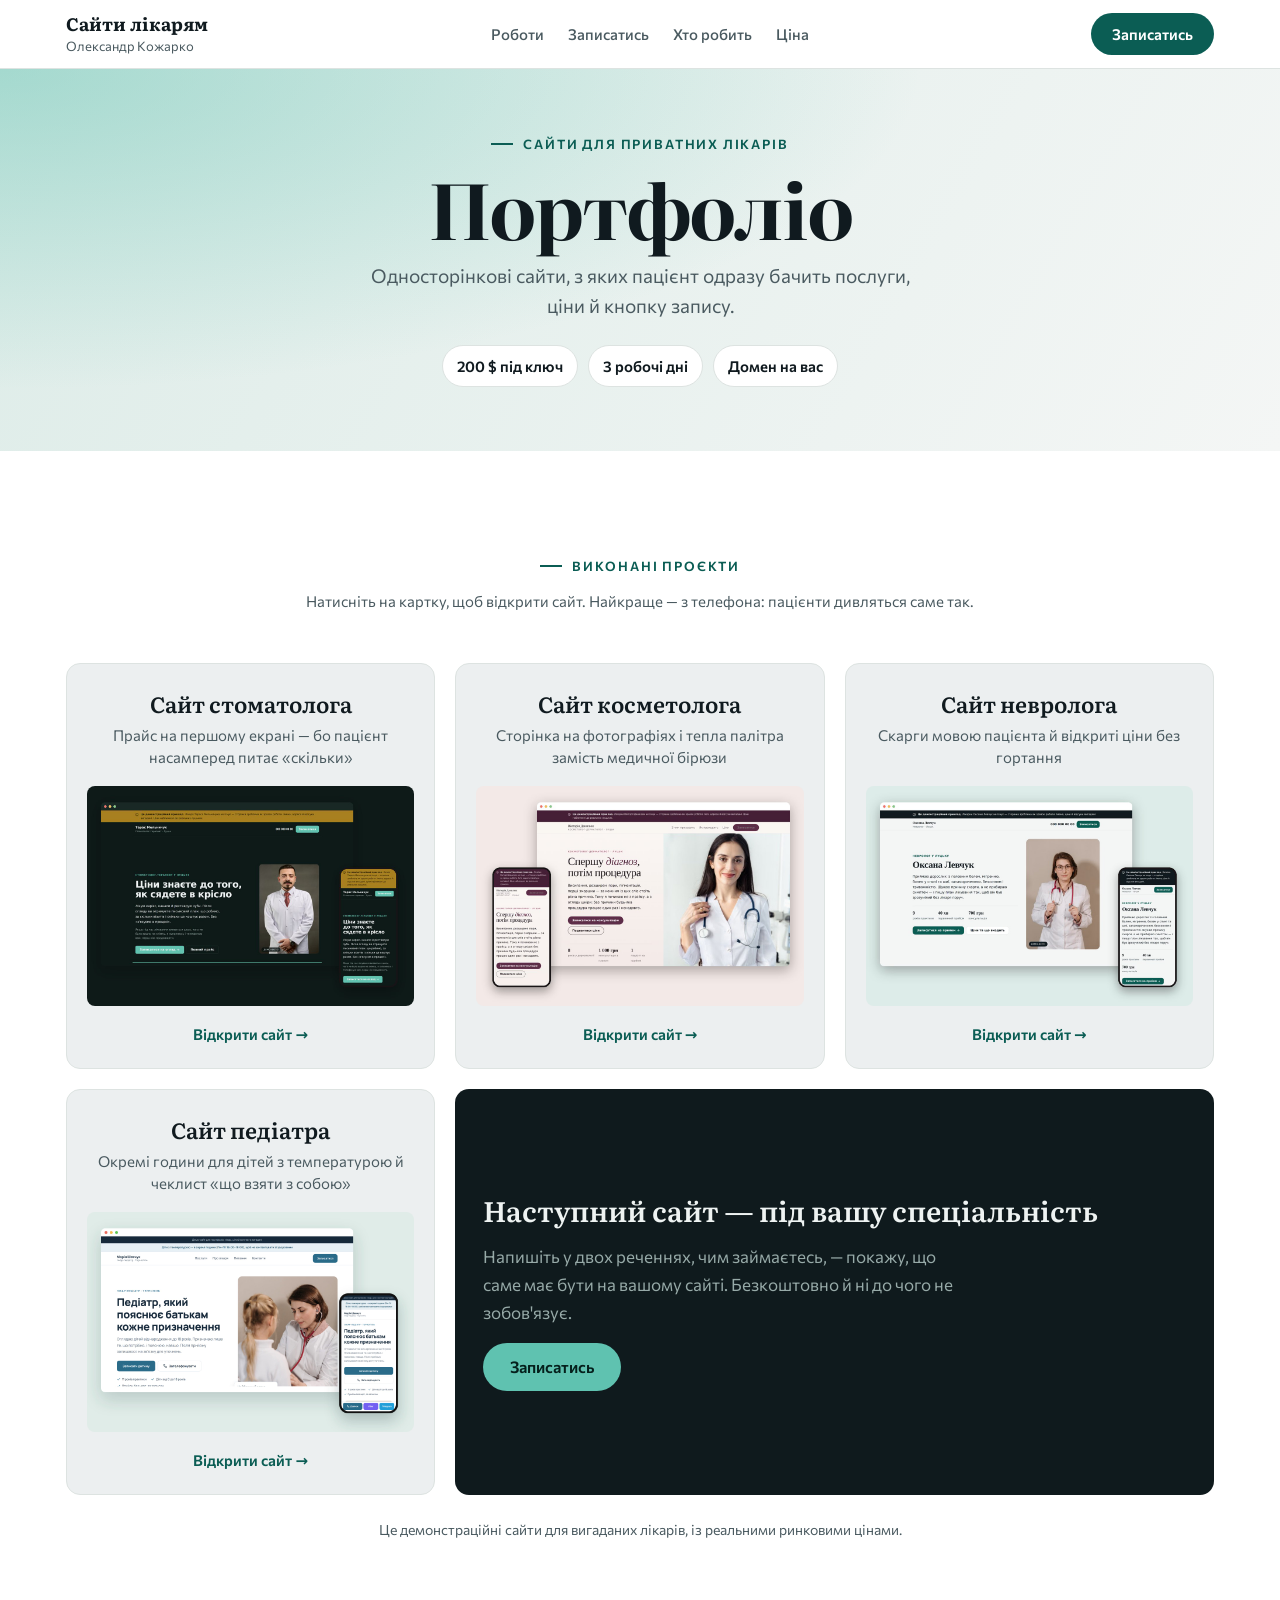
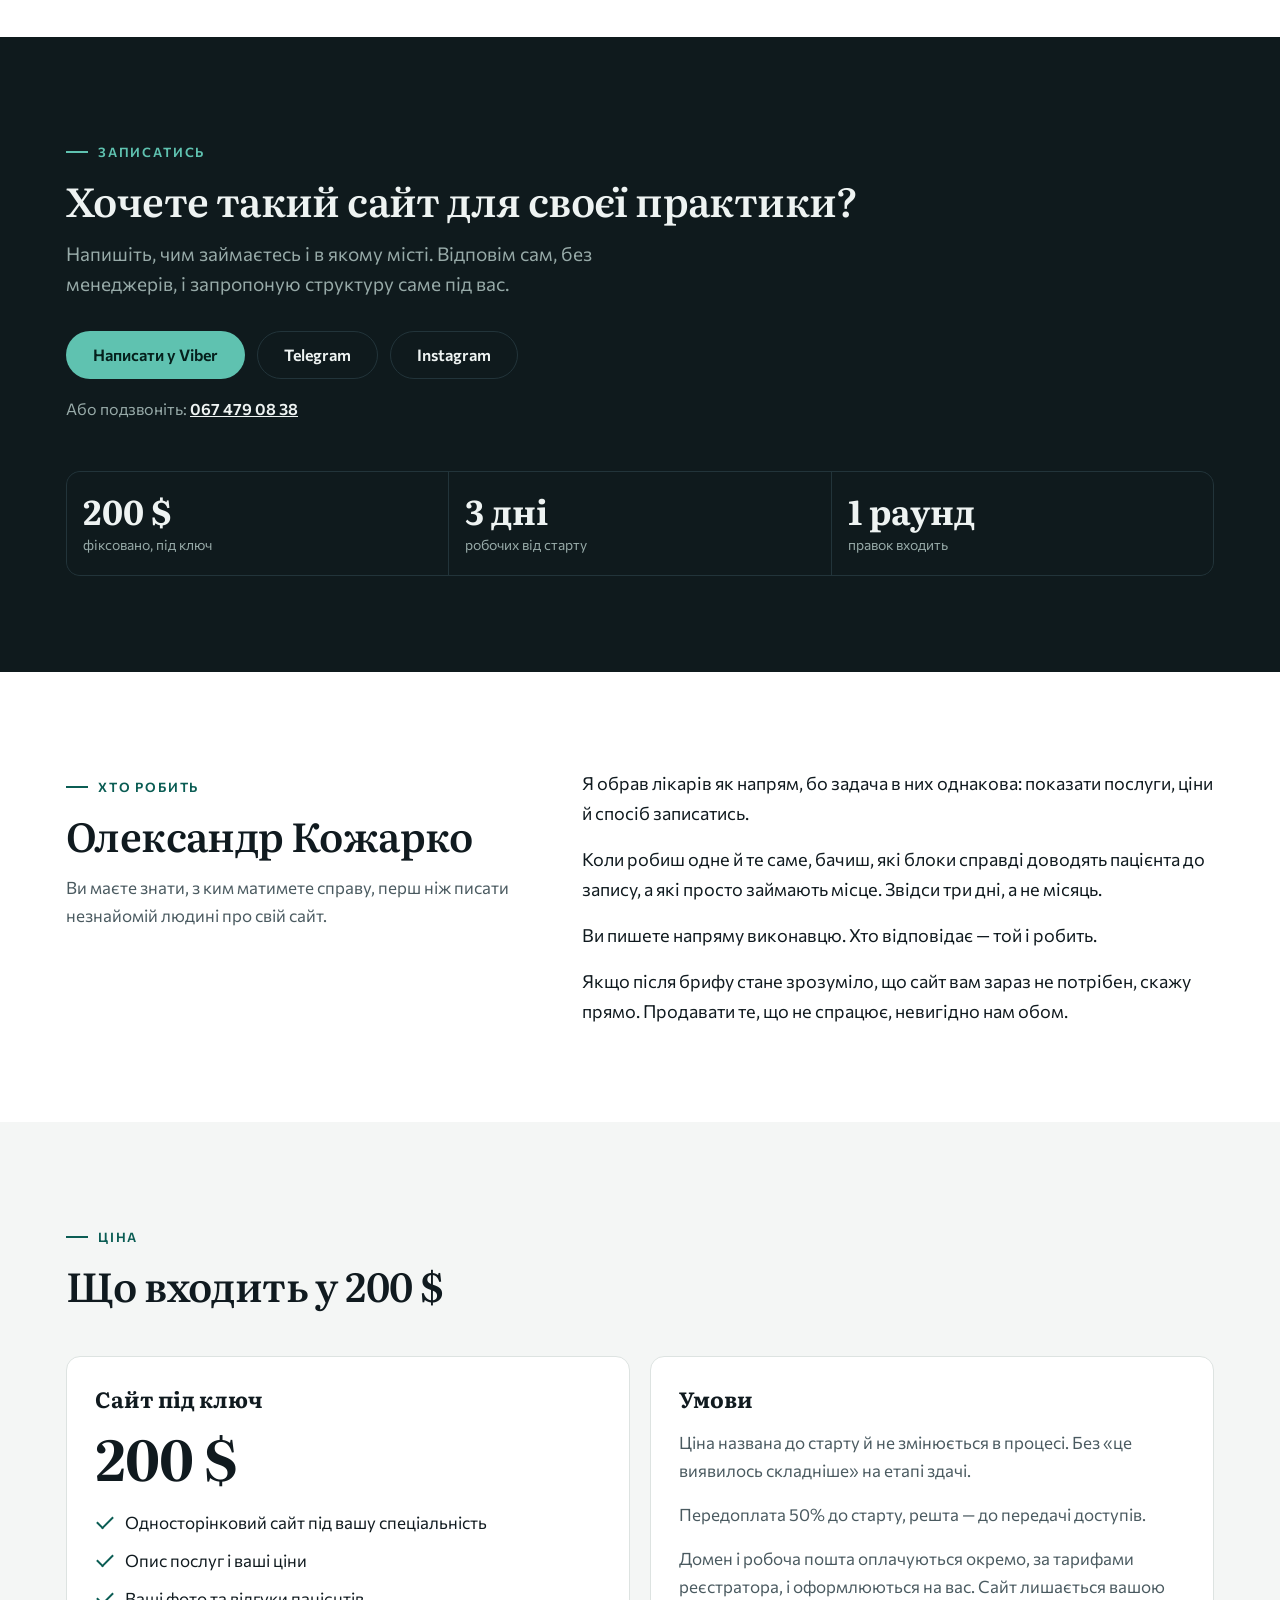
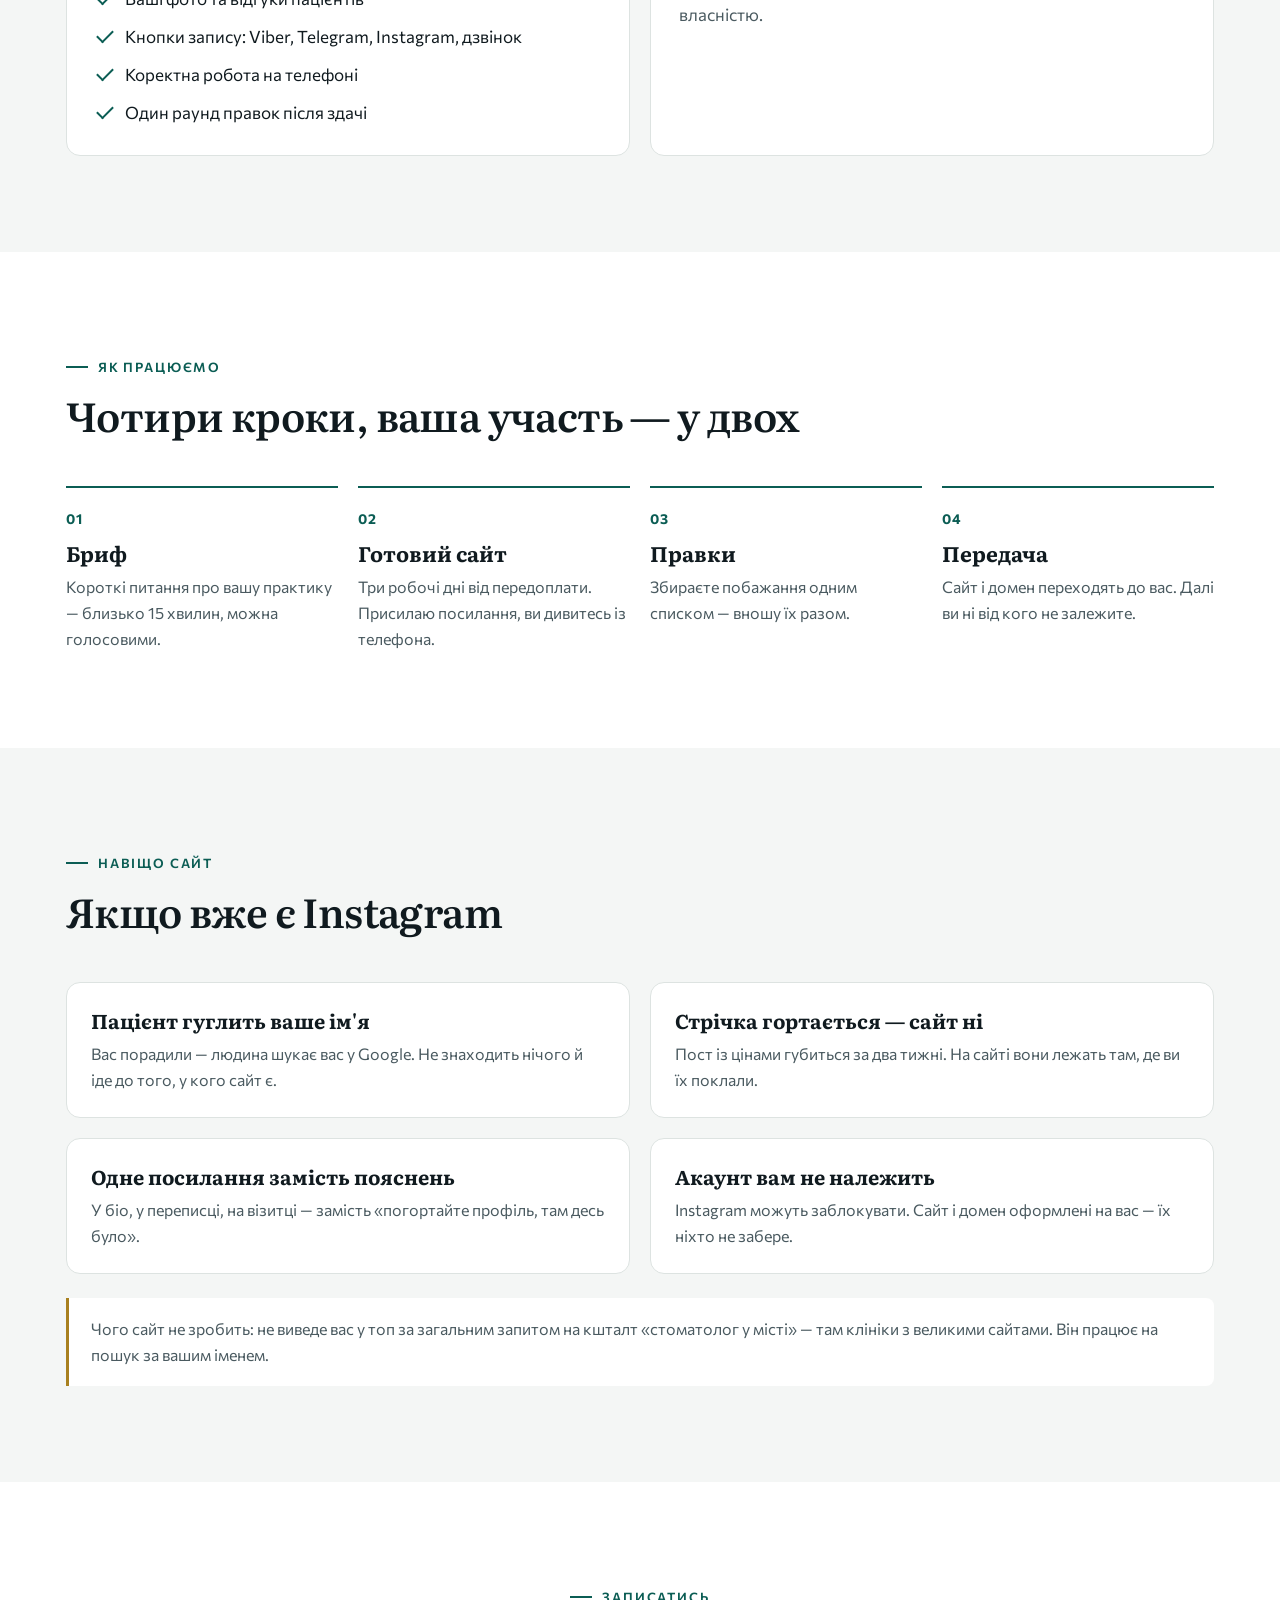
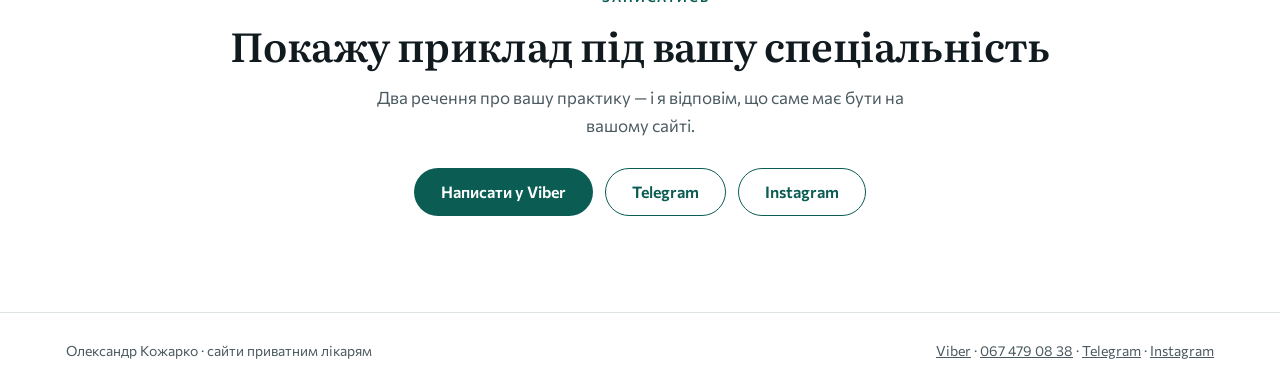
<file: index.html>
<!DOCTYPE html>
<html lang="uk">
<head>
<meta charset="utf-8">
<meta name="viewport" content="width=device-width, initial-scale=1">
<title>Портфоліо — сайти для приватних лікарів</title>
<meta name="description" content="Приклади односторінкових сайтів для приватних лікарів: стоматолог, косметолог, невролог, педіатр. 200 $, три робочі дні, домен оформлюється на вас.">
<meta property="og:type" content="website">
<meta property="og:site_name" content="Сайти лікарям — Олександр Кожарко">
<meta property="og:url" content="https://sajty-likaryam.vercel.app/">
<meta property="og:title" content="Сайти для приватних лікарів — портфоліо">
<meta property="og:description" content="Стоматолог, косметолог, невролог, педіатр. Сайт під ключ за 3 робочі дні, 200 $, домен оформлюється на вас.">
<meta property="og:image" content="https://sajty-likaryam.vercel.app/images/og.jpg">
<meta property="og:image:width" content="1200">
<meta property="og:image:height" content="630">
<meta property="og:locale" content="uk_UA">
<meta name="twitter:card" content="summary_large_image">
<link rel="preconnect" href="https://fonts.gstatic.com" crossorigin>
<link rel="stylesheet" href="https://fonts.googleapis.com/css2?family=Literata:wght@400..700&family=Commissioner:wght@400..800&display=swap">
<link rel="stylesheet" href="tokens.css">
<style>
  *, *::before, *::after { box-sizing: border-box; }
  html { scroll-behavior: smooth; }
  @media (prefers-reduced-motion: reduce) { html { scroll-behavior: auto; } * { transition: none !important; } }

  :root {
    --studio:      #0f1a1d;
    --studio-ink:  #eef3f2;
    --studio-mut:  #97aaa8;
    --studio-line: #22343a;
    --studio-acc:  #5fc2b0;
    --card:        #eceff0;
  }
  @media (prefers-color-scheme: dark) { :root { --card: #17201e; } }

  body {
    margin: 0;
    background: var(--surface-raised);
    color: var(--ink);
    font-family: var(--font-text);
    font-size: 17px;
    line-height: 28px;
    -webkit-font-smoothing: antialiased;
  }
  h1, h2, h3 { margin: 0; text-wrap: balance; }
  p { margin: 0; }
  ul, ol { margin: 0; padding: 0; list-style: none; }
  img { max-width: 100%; height: auto; display: block; }
  a { color: var(--brand); }
  :focus-visible { outline: 2px solid var(--studio-acc); outline-offset: 3px; }

  .wrap { width: 100%; max-width: 1180px; margin-inline: auto; padding-inline: var(--space-4); }
  section { padding-block: var(--space-8); }
  @media (min-width: 900px) { section { padding-block: var(--space-9); } }

  .kicker { display: inline-flex; align-items: center; gap: 10px; font-size: 13px; line-height: 16px; font-weight: 600; letter-spacing: .14em; text-transform: uppercase; color: var(--brand); }
  .kicker::before { content: ""; width: 22px; height: 2px; background: currentColor; }
  .h2 { font-family: var(--font-display); font-size: clamp(28px, 4.4vw, 40px); line-height: 1.15; font-weight: 600; letter-spacing: -.015em; margin-top: var(--space-4); }
  .muted { color: var(--ink-muted); }
  .center { text-align: center; }

  /* Кнопки */
  .btn {
    display: inline-flex; align-items: center; justify-content: center; gap: 8px;
    min-height: 48px; padding: 12px 26px; border-radius: var(--radius-pill);
    font: 600 16px/1.2 var(--font-text); text-decoration: none; cursor: pointer;
    background: var(--brand); color: #fff; border: 1px solid transparent;
    transition: background-color .15s ease, transform .15s ease;
  }
  .btn:hover { background: var(--brand-strong); }
  .btn-acc { background: var(--studio-acc); color: #05201c; }
  .btn-acc:hover { background: #7fd3c4; }
  .btn-ghost { background: transparent; color: var(--studio-ink); border-color: var(--studio-line); }
  .btn-ghost:hover { background: rgba(255,255,255,.06); }
  .btn-line { background: transparent; color: var(--brand); border-color: var(--brand); }
  .btn-line:hover { background: var(--brand-tint); }
  .phone { margin-top: var(--space-4); color: var(--studio-mut); font-size: 16px; }
  .phone a { color: var(--studio-ink); font-weight: 600; }

  /* ---------- Шапка ---------- */
  .top { position: sticky; top: 0; z-index: 10; background: color-mix(in srgb, var(--surface-raised) 88%, transparent); backdrop-filter: blur(10px); border-bottom: 1px solid var(--hairline); }
  .top .wrap { display: flex; align-items: center; justify-content: space-between; gap: var(--space-4); min-height: 68px; }
  .logo { text-decoration: none; color: var(--ink); line-height: 1.15; }
  .logo b { display: block; font-family: var(--font-display); font-size: 18px; }
  .logo span { font-size: 13px; color: var(--ink-muted); }
  .nav { display: none; gap: var(--space-5); }
  .nav a { color: var(--ink-muted); text-decoration: none; font-size: 15px; font-weight: 500; }
  .nav a:hover { color: var(--brand); }
  .top .btn { min-height: 42px; padding: 10px 20px; font-size: 15px; }
  @media (min-width: 860px) { .nav { display: flex; } }

  /* ---------- Банер «Портфоліо» ---------- */
  .banner {
    padding-block: 56px 64px;
    background:
      radial-gradient(120% 140% at 0% 0%, color-mix(in srgb, var(--studio-acc) 45%, transparent) 0%, transparent 60%),
      linear-gradient(120deg, var(--brand-tint), var(--surface));
  }
  .banner h1 { font-family: var(--font-display); font-size: clamp(42px, 8vw, 76px); line-height: 1; font-weight: 700; letter-spacing: -.03em; margin-top: var(--space-4); }
  .banner p { margin-top: var(--space-4); font-size: 19px; line-height: 30px; color: var(--ink-muted); max-width: 46ch; margin-inline: auto; }
  .facts { display: flex; flex-wrap: wrap; justify-content: center; gap: 10px; margin-top: var(--space-5); }
  .facts span { padding: 6px 14px; border-radius: var(--radius-pill); background: var(--surface-raised); border: 1px solid var(--hairline); font-size: 15px; font-weight: 600; }

  /* ---------- Сітка робіт ---------- */
  .hint { margin-top: var(--space-3); color: var(--ink-muted); font-size: 15px; }
  .grid { display: grid; gap: 20px; margin-top: var(--space-7); grid-template-columns: 1fr; }
  @media (min-width: 640px) { .grid { grid-template-columns: repeat(2, 1fr); } }
  @media (min-width: 1000px) { .grid { grid-template-columns: repeat(3, 1fr); } }

  .work {
    display: flex; flex-direction: column; text-decoration: none; color: var(--ink);
    background: var(--card); border: 1px solid var(--hairline); border-radius: var(--radius-md);
    padding: 26px 20px 20px; transition: transform .2s ease, box-shadow .2s ease, border-color .2s ease;
  }
  .work:hover { transform: translateY(-4px); box-shadow: var(--shadow-card); border-color: var(--brand); }
  .work h3 { font-family: var(--font-display); font-size: 22px; line-height: 28px; font-weight: 600; text-align: center; }
  .work .sub { text-align: center; color: var(--ink-muted); font-size: 15px; line-height: 22px; margin-top: 6px; min-height: 44px; }
  .work .shot { margin-top: 18px; border-radius: var(--radius-sm); overflow: hidden; aspect-ratio: 1120 / 752; }
  .work .shot img { width: 100%; height: 100%; object-fit: cover; transition: transform .35s ease; }
  .work:hover .shot img { transform: scale(1.03); }
  .work .open { margin-top: 14px; text-align: center; font-size: 15px; font-weight: 600; color: var(--brand); }

  .work-cta {
    display: flex; flex-direction: column; justify-content: center; align-items: flex-start; gap: var(--space-4);
    background: var(--studio); color: var(--studio-ink); border-radius: var(--radius-md); padding: 32px 28px;
  }
  .work-cta h3 { font-family: var(--font-display); font-size: 28px; line-height: 34px; font-weight: 600; }
  .work-cta p { color: var(--studio-mut); max-width: 44ch; }
  @media (min-width: 1000px) { .work-cta { grid-column: span 2; } }

  .note { margin-top: var(--space-5); font-size: 14px; line-height: 22px; color: var(--ink-muted); }

  /* ---------- Записатись (темна панель) ---------- */
  .book { background: var(--studio); color: var(--studio-ink); }
  .book .kicker { color: var(--studio-acc); }
  .book .h2 { color: var(--studio-ink); }
  .book-lead { margin-top: var(--space-4); color: var(--studio-mut); font-size: 19px; line-height: 30px; max-width: 52ch; }
  .book-actions { display: flex; flex-wrap: wrap; gap: 12px; margin-top: var(--space-6); }
  .stats { display: grid; grid-template-columns: repeat(3, 1fr); gap: 1px; margin-top: var(--space-7); background: var(--studio-line); border: 1px solid var(--studio-line); border-radius: var(--radius-md); overflow: hidden; }
  .stats div { background: var(--studio); padding: 20px 16px; }
  .stats b { display: block; font-family: var(--font-display); font-size: clamp(24px, 4vw, 34px); line-height: 1.1; color: var(--studio-ink); }
  .stats span { display: block; margin-top: 6px; font-size: 14px; line-height: 20px; color: var(--studio-mut); }

  /* ---------- Хто робить ---------- */
  .who { display: grid; gap: var(--space-6); }
  @media (min-width: 900px) { .who { grid-template-columns: 5fr 7fr; gap: var(--space-8); align-items: start; } }
  .who-text p + p { margin-top: var(--space-4); }
  .who-text { font-size: 18px; line-height: 30px; }

  /* ---------- Ціна ---------- */
  .alt { background: var(--surface); }
  .price-grid { display: grid; gap: 20px; margin-top: var(--space-7); }
  @media (min-width: 860px) { .price-grid { grid-template-columns: 1fr 1fr; } }
  .panel { background: var(--surface-raised); border: 1px solid var(--hairline); border-radius: var(--radius-md); padding: 28px; }
  .panel h3 { font-family: var(--font-display); font-size: 22px; line-height: 28px; }
  .big-price { font-family: var(--font-display); font-size: 56px; line-height: 1; font-weight: 700; letter-spacing: -.02em; margin-top: var(--space-4); }
  .checks { margin-top: var(--space-5); display: grid; gap: 10px; }
  .checks li { position: relative; padding-left: 30px; }
  .checks li::before { content: ""; position: absolute; left: 2px; top: 7px; width: 16px; height: 9px; border-left: 2px solid var(--brand); border-bottom: 2px solid var(--brand); transform: rotate(-45deg); }
  .terms { margin-top: var(--space-4); display: grid; gap: var(--space-4); color: var(--ink-muted); }

  /* ---------- Процес ---------- */
  .steps { display: grid; gap: 20px; margin-top: var(--space-7); counter-reset: s; }
  @media (min-width: 640px) { .steps { grid-template-columns: repeat(2, 1fr); } }
  @media (min-width: 1000px) { .steps { grid-template-columns: repeat(4, 1fr); } }
  .steps li { counter-increment: s; border-top: 2px solid var(--brand); padding-top: var(--space-4); }
  .steps li::before { content: "0" counter(s); font-size: 14px; font-weight: 700; color: var(--brand); letter-spacing: .1em; }
  .steps h3 { font-family: var(--font-display); font-size: 21px; line-height: 27px; margin-top: 6px; }
  .steps p { margin-top: 8px; color: var(--ink-muted); font-size: 16px; line-height: 26px; }

  /* ---------- Навіщо ---------- */
  .why { display: grid; gap: 20px; margin-top: var(--space-7); }
  @media (min-width: 760px) { .why { grid-template-columns: 1fr 1fr; } }
  .why li { background: var(--surface-raised); border: 1px solid var(--hairline); border-radius: var(--radius-md); padding: 24px; }
  .why h3 { font-family: var(--font-display); font-size: 20px; line-height: 26px; }
  .why p { margin-top: 8px; color: var(--ink-muted); font-size: 16px; line-height: 26px; }
  .honest { margin-top: var(--space-5); padding: 18px 22px; border-left: 3px solid var(--brass); background: var(--surface-raised); border-radius: 0 var(--radius-sm) var(--radius-sm) 0; color: var(--ink-muted); font-size: 16px; line-height: 26px; }

  /* ---------- Фінальний CTA + футер ---------- */
  .final { text-align: center; }
  .final .book-actions { justify-content: center; }
  .final p { max-width: 50ch; margin-inline: auto; }
  footer { border-top: 1px solid var(--hairline); padding-block: var(--space-5); font-size: 14px; color: var(--ink-muted); }
  footer .wrap { display: flex; flex-wrap: wrap; gap: 8px 24px; justify-content: space-between; }
  footer a { color: var(--ink-muted); }
</style>
</head>
<body>

<header class="top">
  <div class="wrap">
    <a class="logo" href="#top"><b>Сайти лікарям</b><span>Олександр Кожарко</span></a>
    <nav class="nav" aria-label="Розділи">
      <a href="#roboty">Роботи</a>
      <a href="#zapys">Записатись</a>
      <a href="#hto">Хто робить</a>
      <a href="#cina">Ціна</a>
    </nav>
    <a class="btn" href="#zapys">Записатись</a>
  </div>
</header>

<main id="top">

  <!-- Банер -->
  <div class="banner center">
    <div class="wrap">
      <span class="kicker">Сайти для приватних лікарів</span>
      <h1>Портфоліо</h1>
      <p>Односторінкові сайти, з яких пацієнт одразу бачить послуги, ціни й кнопку запису.</p>
      <div class="facts"><span>200 $ під ключ</span><span>3 робочі дні</span><span>Домен на вас</span></div>
    </div>
  </div>

  <!-- Роботи -->
  <section id="roboty" class="center">
    <div class="wrap">
      <span class="kicker">Виконані проєкти</span>
      <p class="hint">Натисніть на картку, щоб відкрити сайт. Найкраще — з телефона: пацієнти дивляться саме так.</p>

      <div class="grid">
        <a class="work" href="https://demo-stomatolog-peach.vercel.app/" target="_blank" rel="noopener">
          <h3>Сайт стоматолога</h3>
          <p class="sub">Прайс на першому екрані — бо пацієнт насамперед питає «скільки»</p>
          <div class="shot"><img src="images/mock-stomatolog.jpg" width="1120" height="752" loading="lazy" alt="Сайт стоматолога на ноутбуці й телефоні"></div>
          <span class="open">Відкрити сайт →</span>
        </a>
        <a class="work" href="https://demo-kosmetolog.vercel.app/" target="_blank" rel="noopener">
          <h3>Сайт косметолога</h3>
          <p class="sub">Сторінка на фотографіях і тепла палітра замість медичної бірюзи</p>
          <div class="shot"><img src="images/mock-kosmetolog.jpg" width="1120" height="752" loading="lazy" alt="Сайт косметолога на ноутбуці й телефоні"></div>
          <span class="open">Відкрити сайт →</span>
        </a>
        <a class="work" href="https://demo-nevrolog.vercel.app/" target="_blank" rel="noopener">
          <h3>Сайт невролога</h3>
          <p class="sub">Скарги мовою пацієнта й відкриті ціни без гортання</p>
          <div class="shot"><img src="images/mock-nevrolog.jpg" width="1120" height="752" loading="lazy" alt="Сайт невролога на ноутбуці й телефоні"></div>
          <span class="open">Відкрити сайт →</span>
        </a>
        <a class="work" href="https://demo-pediatr.vercel.app/" target="_blank" rel="noopener">
          <h3>Сайт педіатра</h3>
          <p class="sub">Окремі години для дітей з температурою й чеклист «що взяти з собою»</p>
          <div class="shot"><img src="images/mock-pediatr.jpg" width="1120" height="752" loading="lazy" alt="Сайт педіатра на ноутбуці й телефоні"></div>
          <span class="open">Відкрити сайт →</span>
        </a>
        <div class="work-cta" style="text-align:left">
          <h3>Наступний сайт — під вашу спеціальність</h3>
          <p>Напишіть у двох реченнях, чим займаєтесь, — покажу, що саме має бути на вашому сайті. Безкоштовно й ні до чого не зобов'язує.</p>
          <a class="btn btn-acc" href="#zapys">Записатись</a>
        </div>
      </div>

      <p class="note">Це демонстраційні сайти для вигаданих лікарів, із реальними ринковими цінами.</p>
    </div>
  </section>

  <!-- Записатись -->
  <section id="zapys" class="book">
    <div class="wrap">
      <span class="kicker">Записатись</span>
      <h2 class="h2">Хочете такий сайт для своєї практики?</h2>
      <p class="book-lead">Напишіть, чим займаєтесь і в якому місті. Відповім сам, без менеджерів, і запропоную структуру саме під вас.</p>
      <div class="book-actions">
        <a class="btn btn-acc" href="viber://chat?number=%2B380674790838">Написати у Viber</a>
        <a class="btn btn-ghost" href="https://t.me/Olexandr_Kozharko" target="_blank" rel="noopener">Telegram</a>
        <a class="btn btn-ghost" href="https://www.instagram.com/sajty.likaryam/" target="_blank" rel="noopener">Instagram</a>
      </div>
      <p class="phone">Або подзвоніть: <a href="tel:+380674790838">067 479 08 38</a></p>
      <div class="stats">
        <div><b>200 $</b><span>фіксовано, під ключ</span></div>
        <div><b>3 дні</b><span>робочих від старту</span></div>
        <div><b>1 раунд</b><span>правок входить</span></div>
      </div>
    </div>
  </section>

  <!-- Хто робить -->
  <section id="hto">
    <div class="wrap who">
      <div>
        <span class="kicker">Хто робить</span>
        <h2 class="h2">Олександр Кожарко</h2>
        <p class="muted" style="margin-top:16px">Ви маєте знати, з ким матимете справу, перш ніж писати незнайомій людині про свій сайт.</p>
      </div>
      <div class="who-text">
        <p>Я обрав лікарів як напрям, бо задача в них однакова: показати послуги, ціни й спосіб записатись.</p>
        <p>Коли робиш одне й те саме, бачиш, які блоки справді доводять пацієнта до запису, а які просто займають місце. Звідси три дні, а не місяць.</p>
        <p>Ви пишете напряму виконавцю. Хто відповідає — той і робить.</p>
        <p>Якщо після брифу стане зрозуміло, що сайт вам зараз не потрібен, скажу прямо. Продавати те, що не спрацює, невигідно нам обом.</p>
      </div>
    </div>
  </section>

  <!-- Ціна -->
  <section id="cina" class="alt">
    <div class="wrap">
      <span class="kicker">Ціна</span>
      <h2 class="h2">Що входить у 200 $</h2>
      <div class="price-grid">
        <div class="panel">
          <h3>Сайт під ключ</h3>
          <div class="big-price">200 $</div>
          <ul class="checks">
            <li>Односторінковий сайт під вашу спеціальність</li>
            <li>Опис послуг і ваші ціни</li>
            <li>Ваші фото та відгуки пацієнтів</li>
            <li>Кнопки запису: Viber, Telegram, Instagram, дзвінок</li>
            <li>Коректна робота на телефоні</li>
            <li>Один раунд правок після здачі</li>
          </ul>
        </div>
        <div class="panel">
          <h3>Умови</h3>
          <div class="terms">
            <p>Ціна названа до старту й не змінюється в процесі. Без «це виявилось складніше» на етапі здачі.</p>
            <p>Передоплата 50% до старту, решта — до передачі доступів.</p>
            <p>Домен і робоча пошта оплачуються окремо, за тарифами реєстратора, і оформлюються на вас. Сайт лишається вашою власністю.</p>
          </div>
        </div>
      </div>
    </div>
  </section>

  <!-- Процес -->
  <section id="proces">
    <div class="wrap">
      <span class="kicker">Як працюємо</span>
      <h2 class="h2">Чотири кроки, ваша участь — у двох</h2>
      <ol class="steps">
        <li><h3>Бриф</h3><p>Короткі питання про вашу практику — близько 15 хвилин, можна голосовими.</p></li>
        <li><h3>Готовий сайт</h3><p>Три робочі дні від передоплати. Присилаю посилання, ви дивитесь із телефона.</p></li>
        <li><h3>Правки</h3><p>Збираєте побажання одним списком — вношу їх разом.</p></li>
        <li><h3>Передача</h3><p>Сайт і домен переходять до вас. Далі ви ні від кого не залежите.</p></li>
      </ol>
    </div>
  </section>

  <!-- Навіщо -->
  <section id="navishcho" class="alt">
    <div class="wrap">
      <span class="kicker">Навіщо сайт</span>
      <h2 class="h2">Якщо вже є Instagram</h2>
      <ul class="why">
        <li><h3>Пацієнт гуглить ваше ім'я</h3><p>Вас порадили — людина шукає вас у Google. Не знаходить нічого й іде до того, у кого сайт є.</p></li>
        <li><h3>Стрічка гортається — сайт ні</h3><p>Пост із цінами губиться за два тижні. На сайті вони лежать там, де ви їх поклали.</p></li>
        <li><h3>Одне посилання замість пояснень</h3><p>У біо, у переписці, на візитці — замість «погортайте профіль, там десь було».</p></li>
        <li><h3>Акаунт вам не належить</h3><p>Instagram можуть заблокувати. Сайт і домен оформлені на вас — їх ніхто не забере.</p></li>
      </ul>
      <p class="honest">Чого сайт не зробить: не виведе вас у топ за загальним запитом на кшталт «стоматолог у місті» — там клініки з великими сайтами. Він працює на пошук за вашим іменем.</p>
    </div>
  </section>

  <!-- Фінальний CTA -->
  <section class="final">
    <div class="wrap">
      <span class="kicker">Записатись</span>
      <h2 class="h2">Покажу приклад під вашу спеціальність</h2>
      <p class="muted" style="margin-top:16px">Два речення про вашу практику — і я відповім, що саме має бути на вашому сайті.</p>
      <div class="book-actions" style="margin-top:28px">
        <a class="btn" href="viber://chat?number=%2B380674790838">Написати у Viber</a>
        <a class="btn btn-line" href="https://t.me/Olexandr_Kozharko" target="_blank" rel="noopener">Telegram</a>
        <a class="btn btn-line" href="https://www.instagram.com/sajty.likaryam/" target="_blank" rel="noopener">Instagram</a>
      </div>
    </div>
  </section>
</main>

<footer>
  <div class="wrap">
    <span>Олександр Кожарко · сайти приватним лікарям</span>
    <span><a href="viber://chat?number=%2B380674790838">Viber</a> · <a href="tel:+380674790838">067 479 08 38</a> · <a href="https://t.me/Olexandr_Kozharko" target="_blank" rel="noopener">Telegram</a> · <a href="https://www.instagram.com/sajty.likaryam/" target="_blank" rel="noopener">Instagram</a></span>
  </div>
</footer>

</body>
</html>
</file>
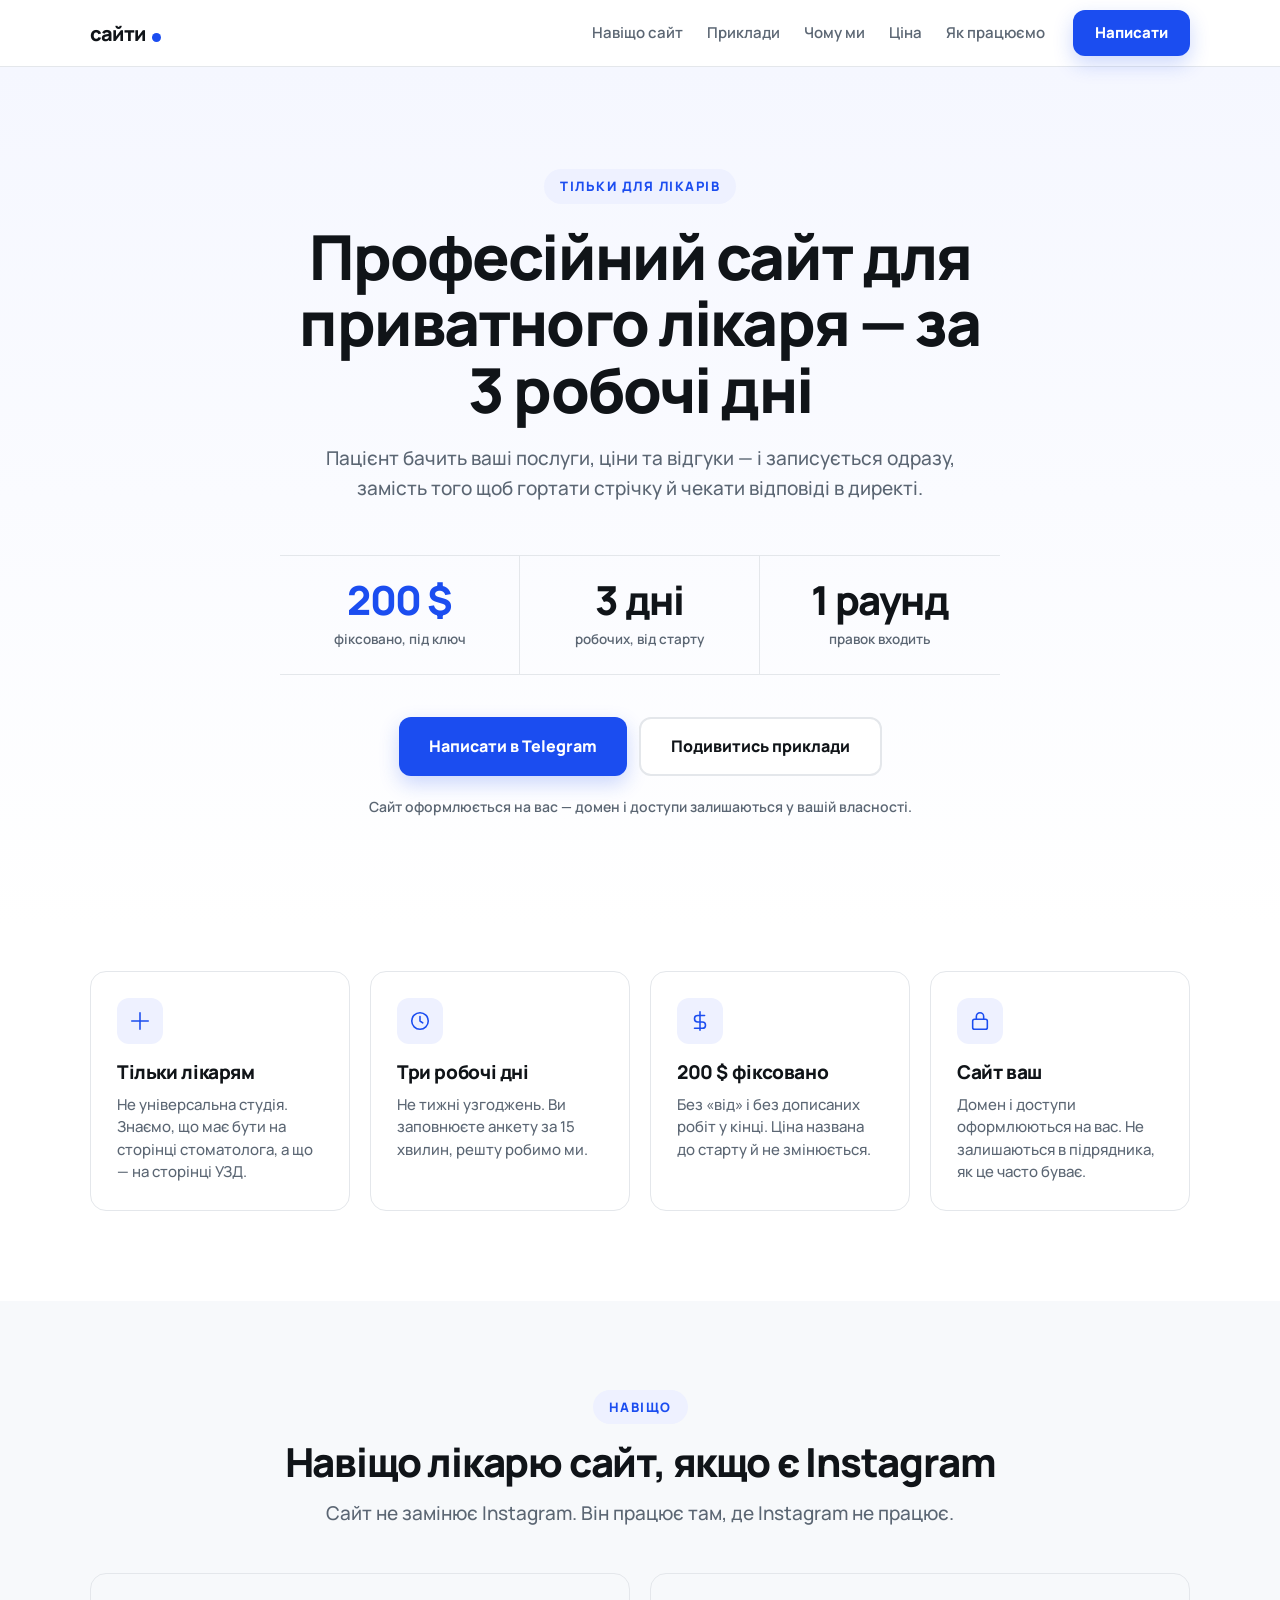
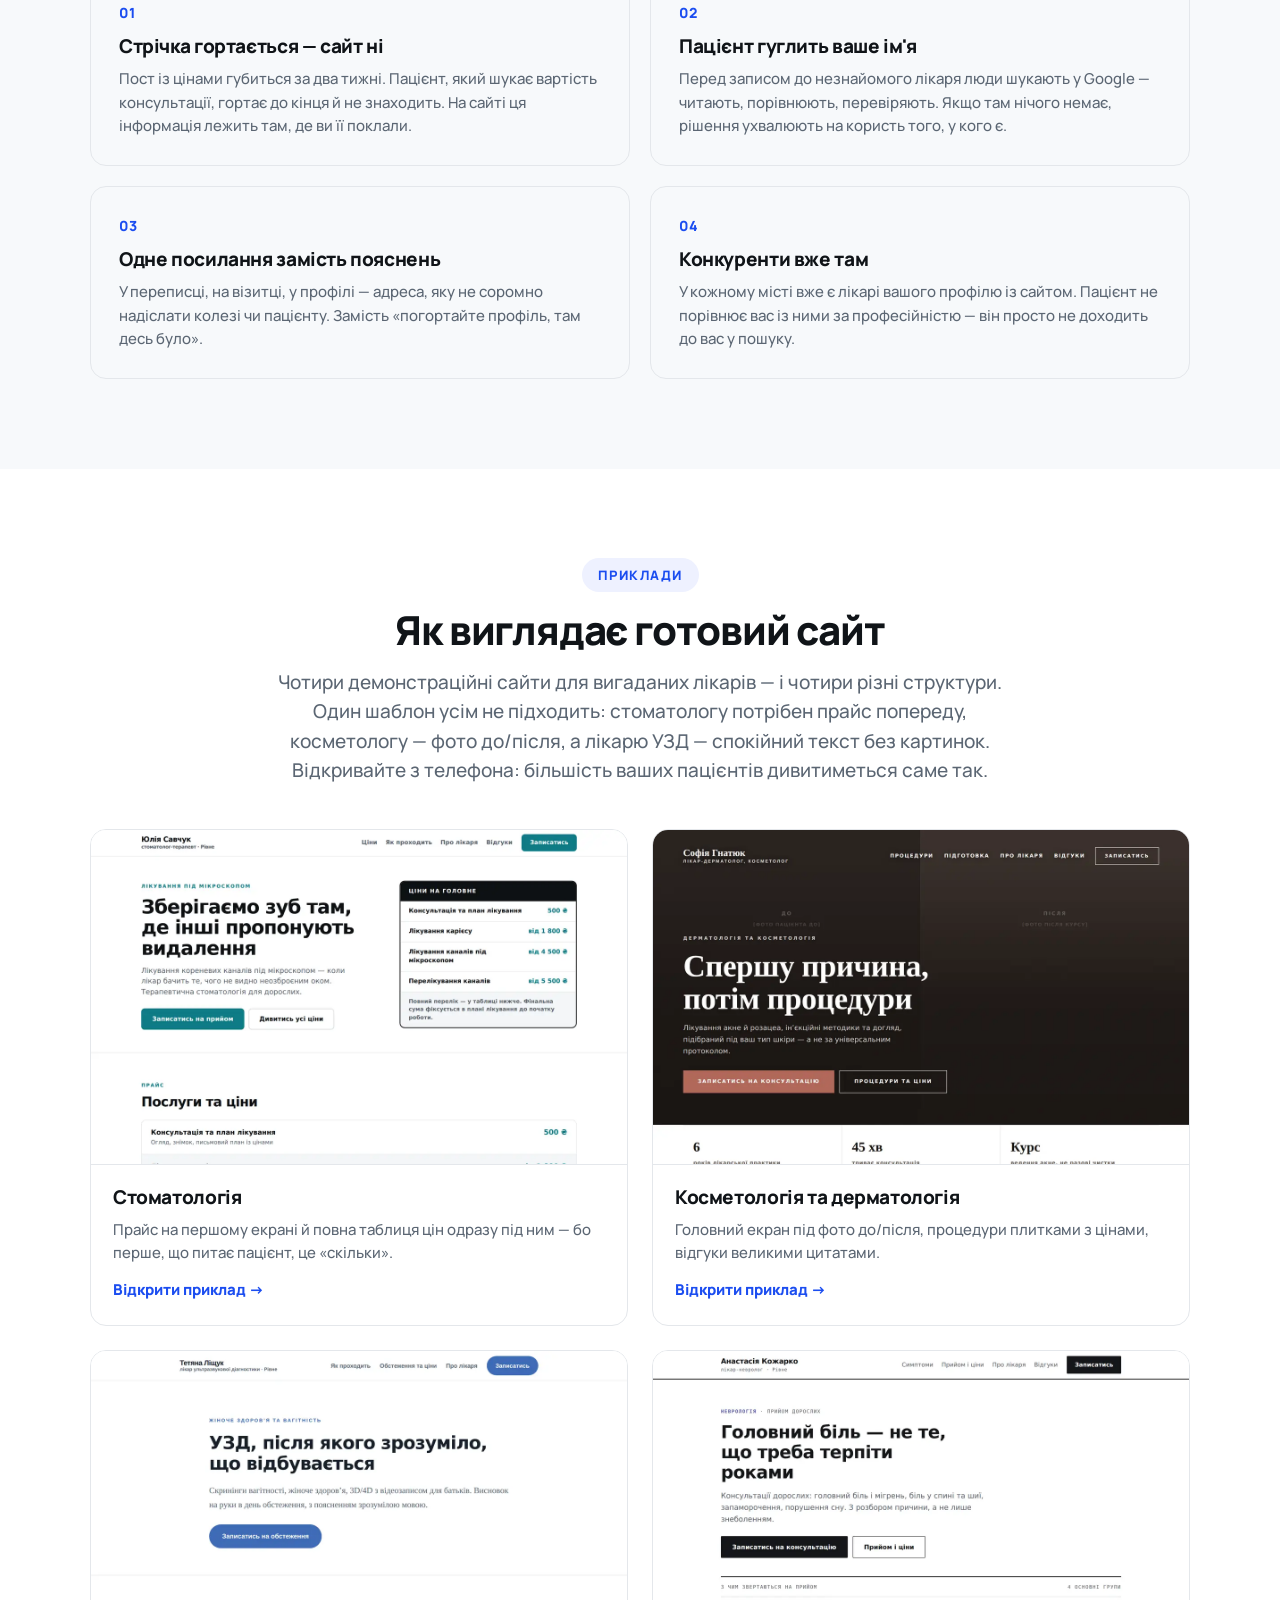
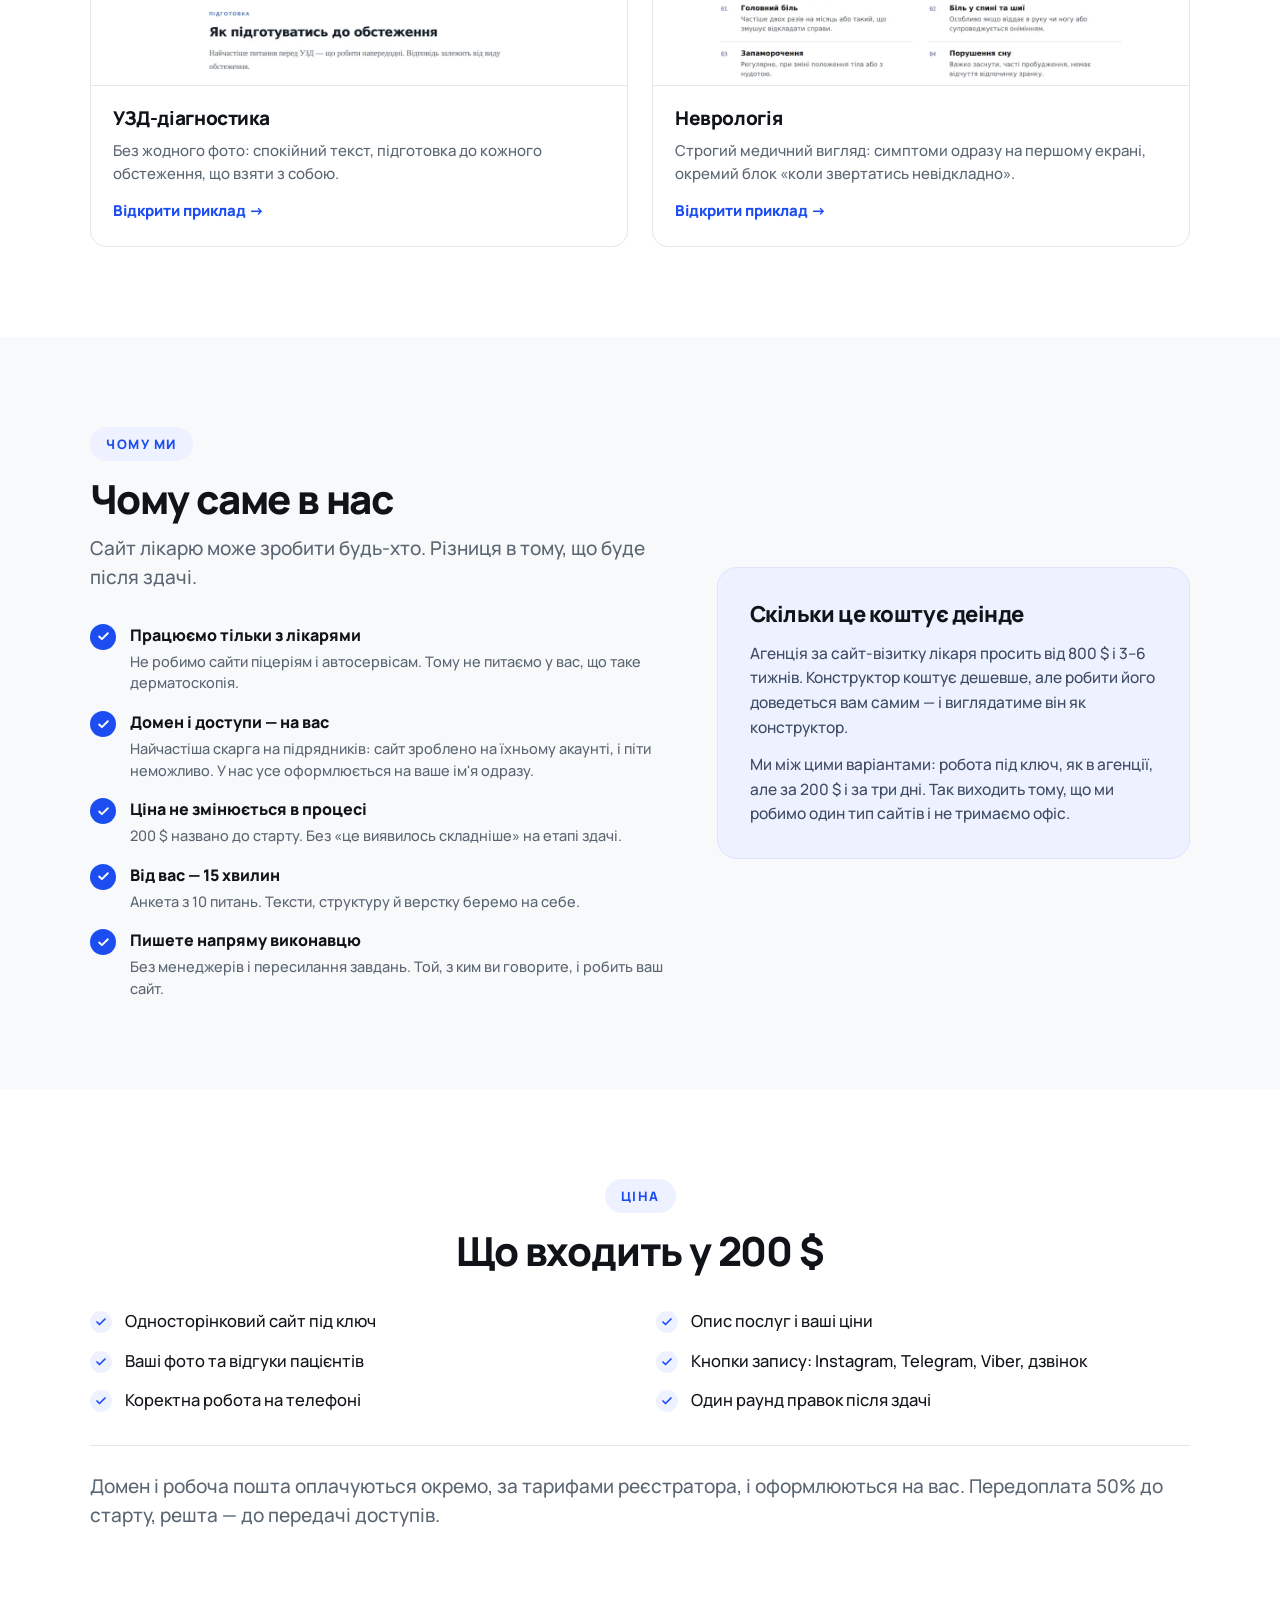
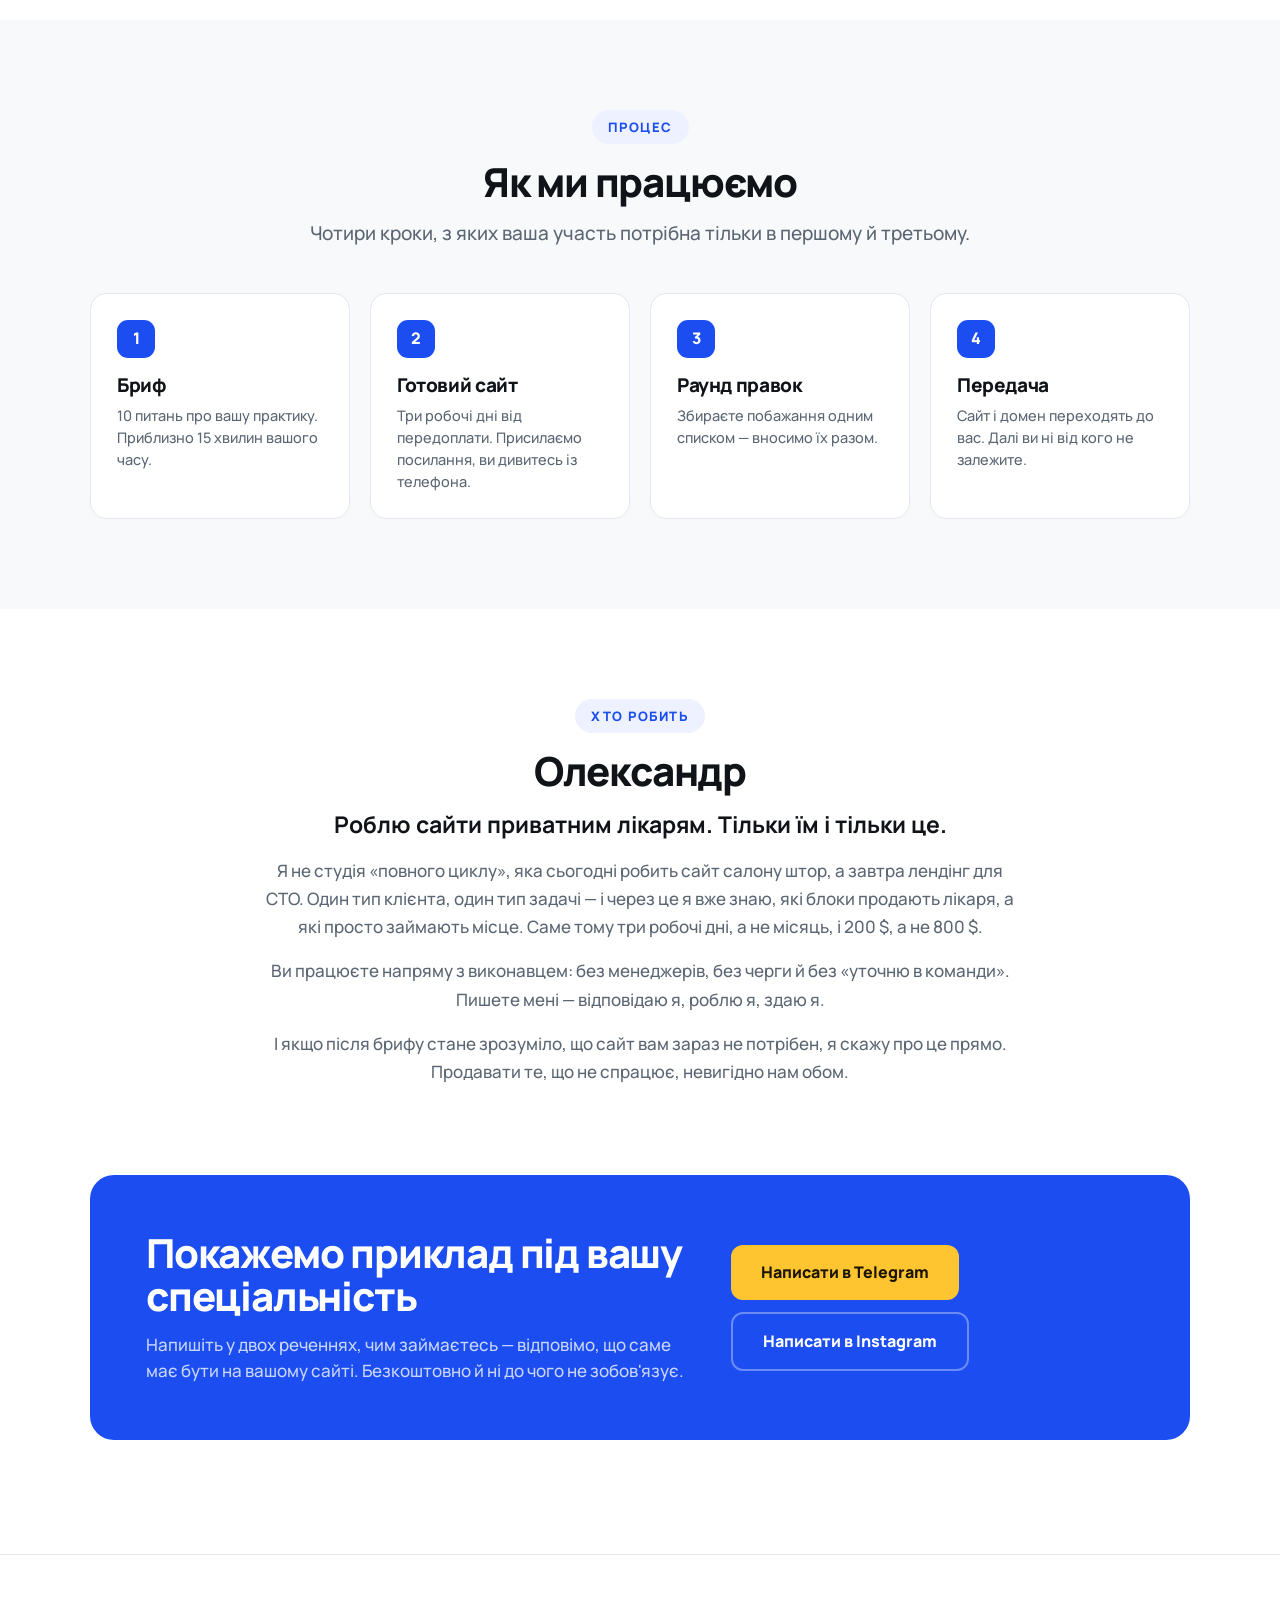
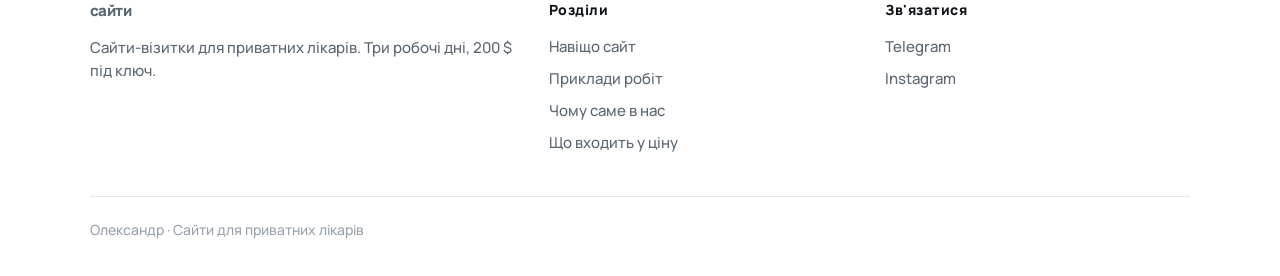
<file: index_10.html>
<!doctype html>
<html lang="uk">
<head>
<meta charset="utf-8">
<meta name="viewport" content="width=device-width, initial-scale=1">
<title>Сайти для приватних лікарів — за 3 робочі дні, 200 $</title>
<meta name="description" content="Робимо сайти тільки приватним лікарям: послуги, ціни, відгуки, кнопки запису. Готово за 3 робочі дні, 200 $ фіксовано. Сайт і домен оформлюються на вас.">
<meta property="og:title" content="Сайти для приватних лікарів — за 3 робочі дні, 200 $">
<meta property="og:description" content="Робимо сайти тільки лікарям. 3 робочі дні, 200 $ фіксовано, сайт і домен оформлюються на вас.">
<meta property="og:type" content="website">
<meta property="og:locale" content="uk_UA">
<link rel="icon" href="data:image/svg+xml,%3Csvg xmlns='http://www.w3.org/2000/svg' viewBox='0 0 32 32'%3E%3Ccircle cx='16' cy='16' r='10' fill='%231B4DF0'/%3E%3C/svg%3E">
<link rel="preconnect" href="https://fonts.googleapis.com">
<link rel="preconnect" href="https://fonts.gstatic.com" crossorigin>
<link rel="stylesheet" href="https://fonts.googleapis.com/css2?family=Manrope:wght@500;600;700;800&display=swap">
<style>
  :root{
    --ink:#101418; --muted:#5B6673; --line:#E4E7EB;
    --blue:#1B4DF0; --blue-dark:#1338B8; --blue-soft:#EEF1FF; --blue-tint:#F5F7FF;
    --amber:#FFC531; --surface:#F7F9FB; --wrap:1140px;
  }
  *{box-sizing:border-box;}
  html{scroll-behavior:smooth;-webkit-text-size-adjust:100%;}
  body{margin:0;background:#fff;color:var(--ink);font-family:'Manrope',system-ui,-apple-system,sans-serif;font-weight:500;line-height:1.55;-webkit-font-smoothing:antialiased;}
  a{color:var(--blue);} a:hover{color:var(--blue-dark);}
  .wrap{max-width:var(--wrap);margin:0 auto;padding:0 20px;}
  section{padding:clamp(56px,7vw,92px) 0;}
  h1,h2,h3{margin:0;letter-spacing:-.03em;font-weight:800;line-height:1.08;}
  h1{font-size:clamp(32px,5.4vw,54px);}
  h2{font-size:clamp(26px,3.8vw,40px);}
  h3{font-size:19px;letter-spacing:-.02em;line-height:1.3;}
  p{margin:0;}
  .sub{color:var(--muted);font-size:clamp(16px,1.9vw,19px);}
  .center{text-align:center;}
  .center .sub{max-width:62ch;margin:16px auto 0;}
  .tag{display:inline-block;padding:7px 16px;border-radius:999px;background:var(--blue-soft);color:var(--blue);font-size:13px;font-weight:800;letter-spacing:1.5px;text-transform:uppercase;}

  /* nav */
  header{position:sticky;top:0;z-index:30;background:rgba(255,255,255,.94);backdrop-filter:saturate(180%) blur(12px);border-bottom:1px solid var(--line);}
  .nav{display:flex;align-items:center;gap:28px;height:66px;}
  .logo{display:flex;align-items:flex-end;gap:7px;font-weight:800;font-size:20px;letter-spacing:-.04em;color:var(--ink);text-decoration:none;}
  .logo i{width:9px;height:9px;border-radius:50%;background:var(--blue);margin-bottom:7px;font-style:normal;}
  .menu{display:flex;gap:24px;margin-left:auto;}
  .menu a{color:var(--muted);text-decoration:none;font-size:15px;font-weight:600;}
  .menu a:hover{color:var(--ink);}
  .nav .btn{padding:11px 22px;min-height:0;font-size:15px;}

  /* buttons */
  .btn{display:inline-flex;align-items:center;justify-content:center;gap:9px;min-height:54px;padding:15px 30px;border-radius:12px;font-weight:800;font-size:16px;text-decoration:none;transition:.15s;}
  .btn-blue{background:var(--blue);color:#fff;box-shadow:0 8px 20px rgba(27,77,240,.22);}
  .btn-blue:hover{background:var(--blue-dark);color:#fff;}
  .btn-amber{background:var(--amber);color:#1A1400;}
  .btn-amber:hover{background:#F0B517;color:#1A1400;}
  .btn-line{border:2px solid var(--line);background:#fff;color:var(--ink);}
  .btn-line:hover{border-color:var(--blue);color:var(--blue);}
  .btns{display:flex;flex-wrap:wrap;gap:12px;}

  /* hero */
  .hero{background:linear-gradient(180deg,var(--blue-tint),#fff);padding-top:clamp(40px,5vw,64px);}
  .hero-grid{display:grid;grid-template-columns:1.05fr .95fr;gap:56px;align-items:center;}
  .hero h1{margin:18px 0 18px;}
  .hero .sub{max-width:46ch;}
  .hero .btns{margin-top:32px;}
  .facts{display:flex;flex-wrap:wrap;gap:10px;margin-top:30px;}
  .fact{display:flex;align-items:center;gap:8px;padding:9px 15px;border-radius:999px;background:#fff;border:1px solid var(--line);font-size:14px;font-weight:700;}
  .fact svg{color:var(--blue);flex-shrink:0;}

  /* hero solo */
  .hero-solo{max-width:900px;margin:0 auto;text-align:center;padding:clamp(18px,3vw,42px) 0 clamp(8px,2vw,20px);}
  .hero-solo h1{margin:20px auto 20px;max-width:17ch;font-size:clamp(34px,5.6vw,62px);}
  .hero-solo .sub{max-width:58ch;margin:0 auto;font-size:clamp(16.5px,2vw,19px);}
  .hero-nums{display:grid;grid-template-columns:repeat(3,1fr);gap:0;margin:clamp(34px,4.5vw,52px) auto 0;max-width:720px;border-top:1px solid var(--line);border-bottom:1px solid var(--line);}
  .hero-nums>div{padding:24px 14px;border-right:1px solid var(--line);}
  .hero-nums>div:last-child{border-right:none;}
  .hero-nums b{display:block;font-size:clamp(28px,3.6vw,40px);font-weight:800;letter-spacing:-.035em;color:var(--ink);line-height:1;}
  .hero-nums b:first-letter{color:inherit;}
  .hero-nums>div:first-child b{color:var(--blue);}
  .hero-nums span{display:block;font-size:13.5px;font-weight:600;color:var(--muted);margin-top:9px;}
  .hero-solo .btns{display:flex;gap:12px;justify-content:center;margin-top:clamp(30px,4vw,42px);flex-wrap:wrap;}
  .hero-foot{margin-top:20px;font-size:14px;color:var(--muted);font-weight:600;}
  @media (max-width:620px){
    .hero-nums{grid-template-columns:1fr;max-width:340px;}
    .hero-nums>div{border-right:none;border-bottom:1px solid var(--line);padding:18px 14px;}
    .hero-nums>div:last-child{border-bottom:none;}
    .hero-solo .btns{flex-direction:column;}
    .hero-solo .btn{width:100%;}
  }

  /* cards */
  .cards{display:grid;grid-template-columns:repeat(4,minmax(0,1fr));gap:20px;margin-top:44px;}
  .card{padding:26px;border:1px solid var(--line);border-radius:16px;background:#fff;}
  .ico{width:46px;height:46px;border-radius:12px;background:var(--blue-soft);color:var(--blue);display:flex;align-items:center;justify-content:center;margin-bottom:16px;}
  .card p{margin-top:9px;color:var(--muted);font-size:15px;line-height:1.5;}

  /* why grid */
  .two{display:grid;grid-template-columns:repeat(2,minmax(0,1fr));gap:20px;margin-top:44px;}
  .why{padding:28px;border-radius:16px;background:var(--surface);border:1px solid var(--line);}
  .why .num{font-size:14px;font-weight:800;color:var(--blue);letter-spacing:1px;}
  .why h3{margin:10px 0 9px;}
  .why p{color:var(--muted);font-size:15px;line-height:1.55;}

  /* demos */
  .demos{display:grid;grid-template-columns:repeat(2,minmax(0,1fr));gap:24px;margin-top:44px;}
  .demo{display:block;text-decoration:none;color:var(--ink);border:1px solid var(--line);border-radius:16px;overflow:hidden;background:#fff;transition:.18s;}
  .demo:hover{border-color:var(--blue);transform:translateY(-3px);box-shadow:0 18px 40px rgba(16,20,24,.10);color:var(--ink);}
  .shot{aspect-ratio:16/10;background:var(--surface);border-bottom:1px solid var(--line);display:flex;flex-direction:column;align-items:center;justify-content:center;gap:8px;color:var(--muted);}
  .shot img{width:100%;height:100%;object-fit:cover;object-position:top;display:block;}
  .shot .ph{font-size:15px;font-weight:800;letter-spacing:.5px;}
  .shot .ph2{font-size:13px;font-weight:600;color:#98A2AC;}
  .demo-txt{padding:20px 22px 24px;}
  .demo-txt p{color:var(--muted);font-size:15px;margin-top:8px;}
  .demo-txt .go{display:inline-block;margin-top:13px;color:var(--blue);font-weight:800;font-size:15px;}

  /* checklist */
  .split{display:grid;grid-template-columns:1.1fr .9fr;gap:48px;align-items:center;}
  .checks{display:flex;flex-direction:column;gap:16px;margin-top:30px;}
  .chk{display:flex;gap:14px;align-items:flex-start;font-size:16px;}
  .chk i{width:26px;height:26px;border-radius:50%;background:var(--blue);color:#fff;display:flex;align-items:center;justify-content:center;flex-shrink:0;font-style:normal;margin-top:1px;}
  .chk b{font-weight:800;}
  .chk span{display:block;color:var(--muted);font-size:14.5px;margin-top:3px;line-height:1.5;}
  .panel{padding:32px;border-radius:20px;background:var(--blue-soft);border:1px solid #DDE3FF;}
  .panel h3{font-size:22px;}
  .panel p{color:#3D4A63;margin-top:12px;font-size:15.5px;line-height:1.6;}

  /* includes */
  .inc{display:grid;grid-template-columns:repeat(2,minmax(0,1fr));gap:14px 32px;margin-top:36px;}
  .inc div{display:flex;gap:13px;align-items:flex-start;font-size:16.5px;}
  .inc i{width:22px;height:22px;border-radius:50%;background:var(--blue-soft);color:var(--blue);display:flex;align-items:center;justify-content:center;flex-shrink:0;font-style:normal;margin-top:3px;}

  /* steps */
  .steps{display:grid;grid-template-columns:repeat(4,minmax(0,1fr));gap:20px;margin-top:44px;}
  .step{padding:26px;border-radius:16px;background:#fff;border:1px solid var(--line);position:relative;}
  .step .n{width:38px;height:38px;border-radius:11px;background:var(--blue);color:#fff;font-weight:800;display:flex;align-items:center;justify-content:center;margin-bottom:15px;}
  .step p{color:var(--muted);font-size:14.5px;margin-top:8px;line-height:1.5;}

  /* about */
  .about{max-width:760px;margin:0 auto;text-align:center;}
  .about p{color:var(--muted);font-size:17px;margin-top:16px;line-height:1.65;}
  .about p.lead{color:var(--ink);font-weight:700;font-size:clamp(19px,2.4vw,23px);line-height:1.45;}

  /* cta band */
  .band{background:var(--blue);border-radius:24px;padding:clamp(36px,5vw,56px);color:#fff;display:grid;grid-template-columns:1.15fr .85fr;gap:40px;align-items:center;}
  .band h2{color:#fff;}
  .band p{color:#C9D6FF;margin-top:14px;font-size:17px;}
  .band .btns{margin-top:0;}
  .band .btn-line{border-color:rgba(255,255,255,.35);background:transparent;color:#fff;}
  .band .btn-line:hover{border-color:#fff;color:#fff;}

  /* footer */
  footer{border-top:1px solid var(--line);padding:44px 0 36px;margin-top:24px;}
  .fgrid{display:grid;grid-template-columns:1.4fr 1fr 1fr;gap:32px;}
  .fgrid h4{margin:0 0 14px;font-size:14px;font-weight:800;letter-spacing:.5px;}
  .fgrid a,.fgrid p{display:block;color:var(--muted);text-decoration:none;font-size:15px;margin-bottom:9px;}
  .fgrid a:hover{color:var(--blue);}
  .copy{margin-top:32px;padding-top:22px;border-top:1px solid var(--line);color:#98A2AC;font-size:14px;}

  @media (max-width:900px){
    .hero-grid,.split,.about{grid-template-columns:1fr;gap:36px;}
    .cards,.steps{grid-template-columns:repeat(2,minmax(0,1fr));}
    .band{grid-template-columns:1fr;}
    .menu{display:none;}
    .about{text-align:left;}
    .ava{max-width:260px;}
  }
  @media (max-width:600px){
    .cards,.steps,.two,.demos,.inc,.fgrid{grid-template-columns:1fr;}
    .btn{width:100%;}
    .btns{flex-direction:column;}
    .b1,.b2{display:none;}
  }
</style>
</head>
<body>

<header>
  <div class="wrap nav">
    <a class="logo" href="#top">сайти<i></i></a>
    <nav class="menu">
      <a href="#why">Навіщо сайт</a>
      <a href="#works">Приклади</a>
      <a href="#us">Чому ми</a>
      <a href="#price">Ціна</a>
      <a href="#how">Як працюємо</a>
    </nav>
    <a class="btn btn-blue" href="https://t.me/Olexandr_Kozharko" target="_blank" rel="noopener">Написати</a>
  </div>
</header>

<main id="top">

<section class="hero">
  <div class="wrap hero-solo">
    <span class="tag">Тільки для лікарів</span>
    <h1>Професійний сайт для приватного лікаря — за 3 робочі дні</h1>
    <p class="sub">Пацієнт бачить ваші послуги, ціни та відгуки — і записується одразу, замість того щоб гортати стрічку й чекати відповіді в директі.</p>

    <div class="hero-nums">
      <div><b>200 $</b><span>фіксовано, під ключ</span></div>
      <div><b>3 дні</b><span>робочих, від старту</span></div>
      <div><b>1 раунд</b><span>правок входить</span></div>
    </div>

    <div class="btns">
      <a class="btn btn-blue" href="https://t.me/Olexandr_Kozharko" target="_blank" rel="noopener">Написати в Telegram</a>
      <a class="btn btn-line" href="#works">Подивитись приклади</a>
    </div>

    <p class="hero-foot">Сайт оформлюється на вас — домен і доступи залишаються у вашій власності.</p>
  </div>
</section>

<section style="padding-top:0">
  <div class="wrap">
    <div class="cards">
      <div class="card">
        <div class="ico"><svg width="22" height="22" viewBox="0 0 24 24" fill="none" stroke="currentColor" stroke-width="1.7" stroke-linecap="round" stroke-linejoin="round"><path d="M12 3v18M3 12h18"/></svg></div>
        <h3>Тільки лікарям</h3>
        <p>Не універсальна студія. Знаємо, що має бути на сторінці стоматолога, а що — на сторінці УЗД.</p>
      </div>
      <div class="card">
        <div class="ico"><svg width="22" height="22" viewBox="0 0 24 24" fill="none" stroke="currentColor" stroke-width="1.7" stroke-linecap="round" stroke-linejoin="round"><circle cx="12" cy="12" r="9"/><path d="M12 7v5l3 2"/></svg></div>
        <h3>Три робочі дні</h3>
        <p>Не тижні узгоджень. Ви заповнюєте анкету за 15 хвилин, решту робимо ми.</p>
      </div>
      <div class="card">
        <div class="ico"><svg width="22" height="22" viewBox="0 0 24 24" fill="none" stroke="currentColor" stroke-width="1.7" stroke-linecap="round" stroke-linejoin="round"><path d="M12 2v20"/><path d="M17 6H9.5a3.5 3.5 0 0 0 0 7h5a3.5 3.5 0 0 1 0 7H6"/></svg></div>
        <h3>200 $ фіксовано</h3>
        <p>Без «від» і без дописаних робіт у кінці. Ціна названа до старту й не змінюється.</p>
      </div>
      <div class="card">
        <div class="ico"><svg width="22" height="22" viewBox="0 0 24 24" fill="none" stroke="currentColor" stroke-width="1.7" stroke-linecap="round" stroke-linejoin="round"><rect x="4" y="10" width="16" height="11" rx="2"/><path d="M8 10V7a4 4 0 0 1 8 0v3"/></svg></div>
        <h3>Сайт ваш</h3>
        <p>Домен і доступи оформлюються на вас. Не залишаються в підрядника, як це часто буває.</p>
      </div>
    </div>
  </div>
</section>

<section id="why" style="background:var(--surface)">
  <div class="wrap">
    <div class="center">
      <span class="tag">Навіщо</span>
      <h2 style="margin-top:16px">Навіщо лікарю сайт, якщо є Instagram</h2>
      <p class="sub">Сайт не замінює Instagram. Він працює там, де Instagram не працює.</p>
    </div>

    <div class="two">
      <div class="why">
        <div class="num">01</div>
        <h3>Стрічка гортається — сайт ні</h3>
        <p>Пост із цінами губиться за два тижні. Пацієнт, який шукає вартість консультації, гортає до кінця й не знаходить. На сайті ця інформація лежить там, де ви її поклали.</p>
      </div>
      <div class="why">
        <div class="num">02</div>
        <h3>Пацієнт гуглить ваше ім'я</h3>
        <p>Перед записом до незнайомого лікаря люди шукають у Google — читають, порівнюють, перевіряють. Якщо там нічого немає, рішення ухвалюють на користь того, у кого є.</p>
      </div>
      <div class="why">
        <div class="num">03</div>
        <h3>Одне посилання замість пояснень</h3>
        <p>У переписці, на візитці, у профілі — адреса, яку не соромно надіслати колезі чи пацієнту. Замість «погортайте профіль, там десь було».</p>
      </div>
      <div class="why">
        <div class="num">04</div>
        <h3>Конкуренти вже там</h3>
        <p>У кожному місті вже є лікарі вашого профілю із сайтом. Пацієнт не порівнює вас із ними за професійністю — він просто не доходить до вас у пошуку.</p>
      </div>
    </div>
  </div>
</section>

<section id="works">
  <div class="wrap">
    <div class="center">
      <span class="tag">Приклади</span>
      <h2 style="margin-top:16px">Як виглядає готовий сайт</h2>
      <p class="sub">Чотири демонстраційні сайти для вигаданих лікарів — і чотири різні структури. Один шаблон усім не підходить: стоматологу потрібен прайс попереду, косметологу — фото до/після, а лікарю УЗД — спокійний текст без картинок. Відкривайте з телефона: більшість ваших пацієнтів дивитиметься саме так.</p>
    </div>

    <div class="demos">
      <a class="demo" href="https://sajty-likaryam.vercel.app/stomatolog.html" target="_blank" rel="noopener">
        <div class="shot"><img src="[data-uri]" alt="Демо-сайт стоматолога — головний екран" loading="lazy" width="1200" height="750"></div>
        <div class="demo-txt"><h3>Стоматологія</h3><p>Прайс на першому екрані й повна таблиця цін одразу під ним — бо перше, що питає пацієнт, це «скільки».</p><span class="go">Відкрити приклад →</span></div>
      </a>
      <a class="demo" href="https://sajty-likaryam.vercel.app/kosmetolog.html" target="_blank" rel="noopener">
        <div class="shot"><img src="[data-uri]" alt="Демо-сайт косметолога — головний екран" loading="lazy" width="1200" height="750"></div>
        <div class="demo-txt"><h3>Косметологія та дерматологія</h3><p>Головний екран під фото до/після, процедури плитками з цінами, відгуки великими цитатами.</p><span class="go">Відкрити приклад →</span></div>
      </a>
      <a class="demo" href="https://sajty-likaryam.vercel.app/uzd.html" target="_blank" rel="noopener">
        <div class="shot"><img src="[data-uri]" alt="Демо-сайт лікаря УЗД — головний екран" loading="lazy" width="1200" height="750"></div>
        <div class="demo-txt"><h3>УЗД-діагностика</h3><p>Без жодного фото: спокійний текст, підготовка до кожного обстеження, що взяти з собою.</p><span class="go">Відкрити приклад →</span></div>
      </a>
      <a class="demo" href="https://sajty-likaryam.vercel.app/nevrolog.html" target="_blank" rel="noopener">
        <div class="shot"><img src="[data-uri]" alt="Демо-сайт невролога — головний екран" loading="lazy" width="1200" height="750"></div>
        <div class="demo-txt"><h3>Неврологія</h3><p>Строгий медичний вигляд: симптоми одразу на першому екрані, окремий блок «коли звертатись невідкладно».</p><span class="go">Відкрити приклад →</span></div>
      </a>
    </div>
  </div>
</section>

<section id="us" style="background:var(--surface)">
  <div class="wrap split">
    <div>
      <span class="tag">Чому ми</span>
      <h2 style="margin-top:16px">Чому саме в нас</h2>
      <p class="sub" style="margin-top:14px">Сайт лікарю може зробити будь-хто. Різниця в тому, що буде після здачі.</p>

      <div class="checks">
        <div class="chk"><i><svg width="13" height="13" viewBox="0 0 24 24" fill="none" stroke="currentColor" stroke-width="3.4" stroke-linecap="round" stroke-linejoin="round"><path d="M20 6 9 17l-5-5"/></svg></i><div><b>Працюємо тільки з лікарями</b><span>Не робимо сайти піцеріям і автосервісам. Тому не питаємо у вас, що таке дерматоскопія.</span></div></div>
        <div class="chk"><i><svg width="13" height="13" viewBox="0 0 24 24" fill="none" stroke="currentColor" stroke-width="3.4" stroke-linecap="round" stroke-linejoin="round"><path d="M20 6 9 17l-5-5"/></svg></i><div><b>Домен і доступи — на вас</b><span>Найчастіша скарга на підрядників: сайт зроблено на їхньому акаунті, і піти неможливо. У нас усе оформлюється на ваше ім'я одразу.</span></div></div>
        <div class="chk"><i><svg width="13" height="13" viewBox="0 0 24 24" fill="none" stroke="currentColor" stroke-width="3.4" stroke-linecap="round" stroke-linejoin="round"><path d="M20 6 9 17l-5-5"/></svg></i><div><b>Ціна не змінюється в процесі</b><span>200 $ названо до старту. Без «це виявилось складніше» на етапі здачі.</span></div></div>
        <div class="chk"><i><svg width="13" height="13" viewBox="0 0 24 24" fill="none" stroke="currentColor" stroke-width="3.4" stroke-linecap="round" stroke-linejoin="round"><path d="M20 6 9 17l-5-5"/></svg></i><div><b>Від вас — 15 хвилин</b><span>Анкета з 10 питань. Тексти, структуру й верстку беремо на себе.</span></div></div>
        <div class="chk"><i><svg width="13" height="13" viewBox="0 0 24 24" fill="none" stroke="currentColor" stroke-width="3.4" stroke-linecap="round" stroke-linejoin="round"><path d="M20 6 9 17l-5-5"/></svg></i><div><b>Пишете напряму виконавцю</b><span>Без менеджерів і пересилання завдань. Той, з ким ви говорите, і робить ваш сайт.</span></div></div>
      </div>
    </div>

    <div class="panel">
      <h3>Скільки це коштує деінде</h3>
      <p>Агенція за сайт-візитку лікаря просить від 800 $ і 3–6 тижнів. Конструктор коштує дешевше, але робити його доведеться вам самим — і виглядатиме він як конструктор.</p>
      <p>Ми між цими варіантами: робота під ключ, як в агенції, але за 200 $ і за три дні. Так виходить тому, що ми робимо один тип сайтів і не тримаємо офіс.</p>
    </div>
  </div>
</section>

<section id="price">
  <div class="wrap">
    <div class="center">
      <span class="tag">Ціна</span>
      <h2 style="margin-top:16px">Що входить у 200 $</h2>
    </div>

    <div class="inc">
      <div><i><svg width="12" height="12" viewBox="0 0 24 24" fill="none" stroke="currentColor" stroke-width="3.4" stroke-linecap="round" stroke-linejoin="round"><path d="M20 6 9 17l-5-5"/></svg></i>Односторінковий сайт під ключ</div>
      <div><i><svg width="12" height="12" viewBox="0 0 24 24" fill="none" stroke="currentColor" stroke-width="3.4" stroke-linecap="round" stroke-linejoin="round"><path d="M20 6 9 17l-5-5"/></svg></i>Опис послуг і ваші ціни</div>
      <div><i><svg width="12" height="12" viewBox="0 0 24 24" fill="none" stroke="currentColor" stroke-width="3.4" stroke-linecap="round" stroke-linejoin="round"><path d="M20 6 9 17l-5-5"/></svg></i>Ваші фото та відгуки пацієнтів</div>
      <div><i><svg width="12" height="12" viewBox="0 0 24 24" fill="none" stroke="currentColor" stroke-width="3.4" stroke-linecap="round" stroke-linejoin="round"><path d="M20 6 9 17l-5-5"/></svg></i>Кнопки запису: Instagram, Telegram, Viber, дзвінок</div>
      <div><i><svg width="12" height="12" viewBox="0 0 24 24" fill="none" stroke="currentColor" stroke-width="3.4" stroke-linecap="round" stroke-linejoin="round"><path d="M20 6 9 17l-5-5"/></svg></i>Коректна робота на телефоні</div>
      <div><i><svg width="12" height="12" viewBox="0 0 24 24" fill="none" stroke="currentColor" stroke-width="3.4" stroke-linecap="round" stroke-linejoin="round"><path d="M20 6 9 17l-5-5"/></svg></i>Один раунд правок після здачі</div>
    </div>

    <p class="sub" style="margin-top:32px;padding-top:26px;border-top:1px solid var(--line)">Домен і робоча пошта оплачуються окремо, за тарифами реєстратора, і оформлюються на вас. Передоплата 50% до старту, решта — до передачі доступів.</p>
  </div>
</section>

<section id="how" style="background:var(--surface)">
  <div class="wrap">
    <div class="center">
      <span class="tag">Процес</span>
      <h2 style="margin-top:16px">Як ми працюємо</h2>
      <p class="sub">Чотири кроки, з яких ваша участь потрібна тільки в першому й третьому.</p>
    </div>

    <div class="steps">
      <div class="step"><div class="n">1</div><h3>Бриф</h3><p>10 питань про вашу практику. Приблизно 15 хвилин вашого часу.</p></div>
      <div class="step"><div class="n">2</div><h3>Готовий сайт</h3><p>Три робочі дні від передоплати. Присилаємо посилання, ви дивитесь із телефона.</p></div>
      <div class="step"><div class="n">3</div><h3>Раунд правок</h3><p>Збираєте побажання одним списком — вносимо їх разом.</p></div>
      <div class="step"><div class="n">4</div><h3>Передача</h3><p>Сайт і домен переходять до вас. Далі ви ні від кого не залежите.</p></div>
    </div>
  </div>
</section>

<section>
  <div class="wrap">
    <div class="about">
      <span class="tag">Хто робить</span>
      <h2 style="margin-top:16px">Олександр</h2>
      <p class="lead">Роблю сайти приватним лікарям. Тільки їм і тільки це.</p>
      <p>Я не студія «повного циклу», яка сьогодні робить сайт салону штор, а завтра лендінг для СТО. Один тип клієнта, один тип задачі — і через це я вже знаю, які блоки продають лікаря, а які просто займають місце. Саме тому три робочі дні, а не місяць, і 200 $, а не 800 $.</p>
      <p>Ви працюєте напряму з виконавцем: без менеджерів, без черги й без «уточню в команди». Пишете мені — відповідаю я, роблю я, здаю я.</p><p>І якщо після брифу стане зрозуміло, що сайт вам зараз не потрібен, я скажу про це прямо. Продавати те, що не спрацює, невигідно нам обом.</p>
    </div>
  </div>
</section>

<section style="padding-top:0">
  <div class="wrap">
    <div class="band">
      <div>
        <h2>Покажемо приклад під вашу спеціальність</h2>
        <p>Напишіть у двох реченнях, чим займаєтесь — відповімо, що саме має бути на вашому сайті. Безкоштовно й ні до чого не зобов'язує.</p>
      </div>
      <div class="btns">
        <a class="btn btn-amber" href="https://t.me/Olexandr_Kozharko" target="_blank" rel="noopener">Написати в Telegram</a>
        <a class="btn btn-line" href="https://instagram.com/sajty.likaryam" target="_blank" rel="noopener">Написати в Instagram</a>
      </div>
    </div>
  </div>
</section>

</main>

<footer>
  <div class="wrap">
    <div class="fgrid">
      <div>
        <a class="logo" href="#top" style="margin-bottom:14px">сайти<i></i></a>
        <p>Сайти-візитки для приватних лікарів. Три робочі дні, 200 $ під ключ.</p>
      </div>
      <div>
        <h4>Розділи</h4>
        <a href="#why">Навіщо сайт</a>
        <a href="#works">Приклади робіт</a>
        <a href="#us">Чому саме в нас</a>
        <a href="#price">Що входить у ціну</a>
      </div>
      <div>
        <h4>Зв'язатися</h4>
        <a href="https://t.me/Olexandr_Kozharko" target="_blank" rel="noopener">Telegram</a>
        <a href="https://instagram.com/sajty.likaryam" target="_blank" rel="noopener">Instagram</a>
      </div>
    </div>
    <div class="copy">Олександр · Сайти для приватних лікарів</div>
  </div>
</footer>

</body>
</html>
</file>
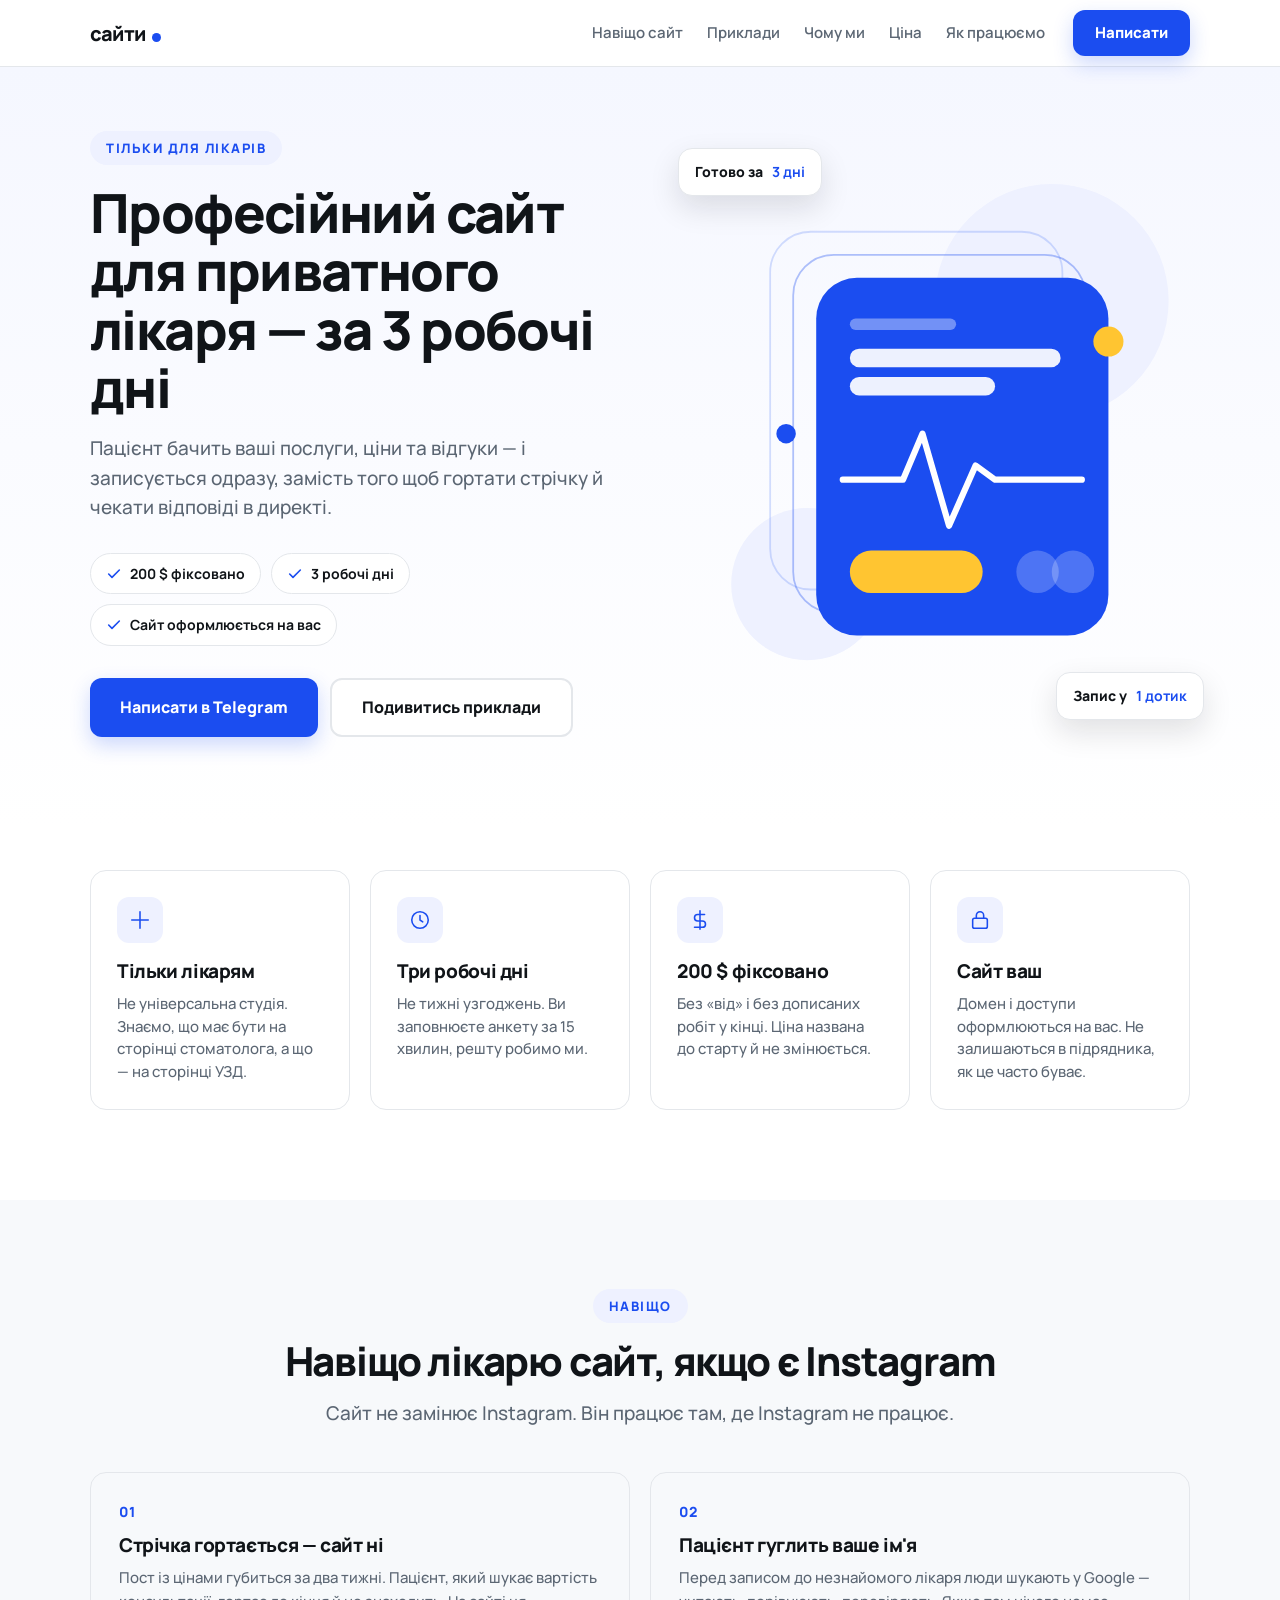
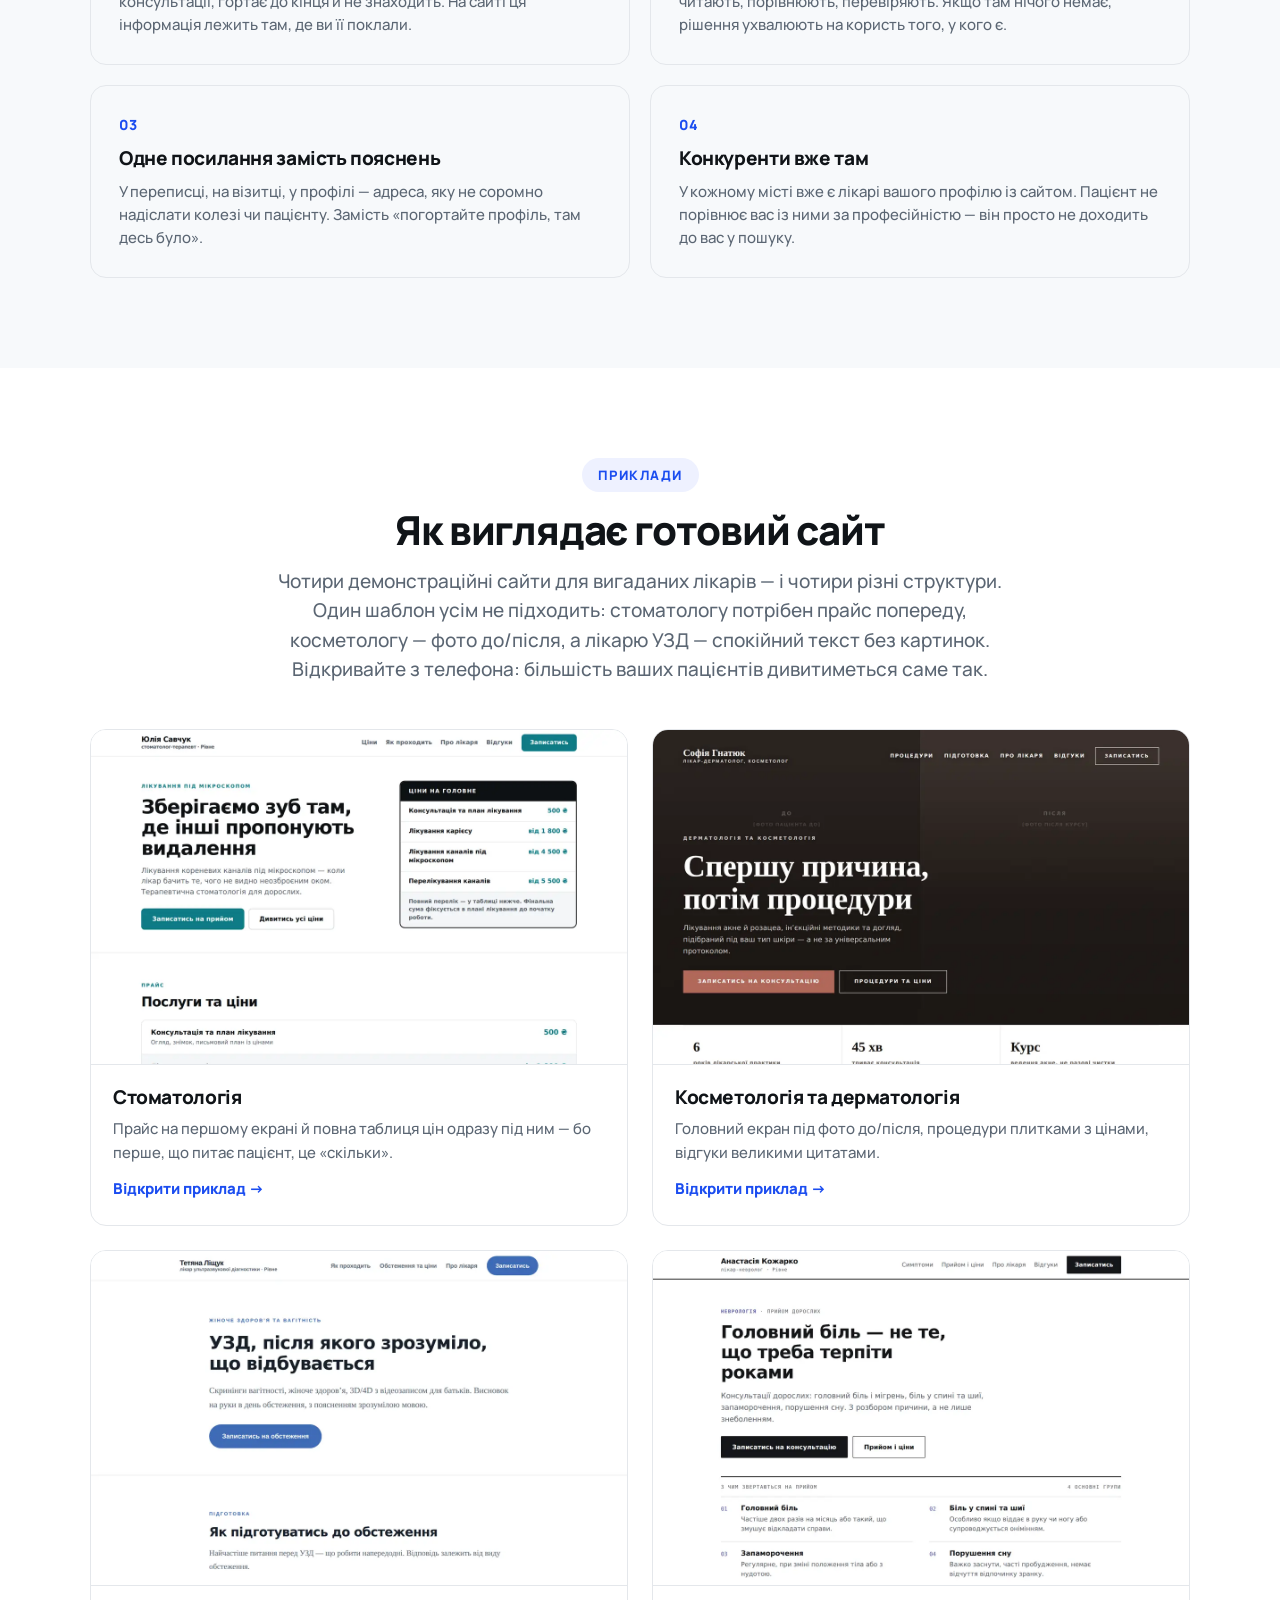
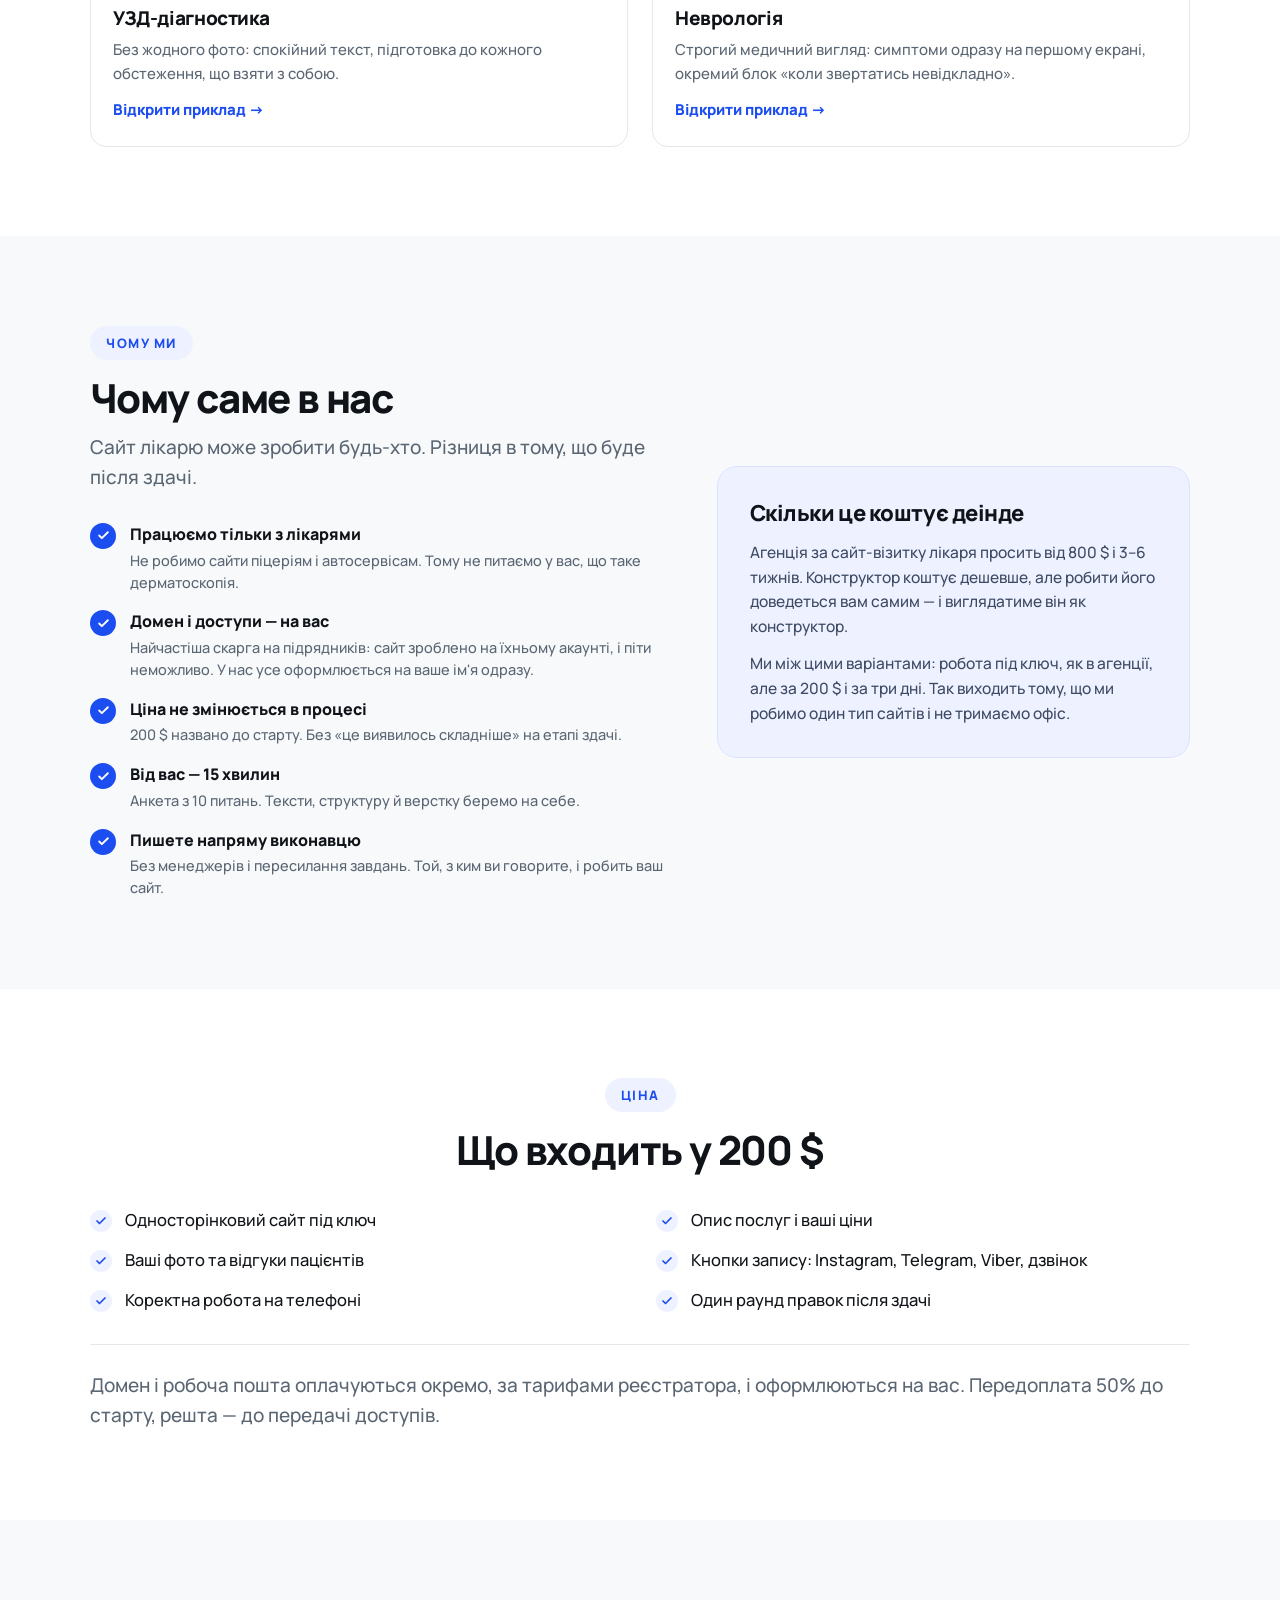
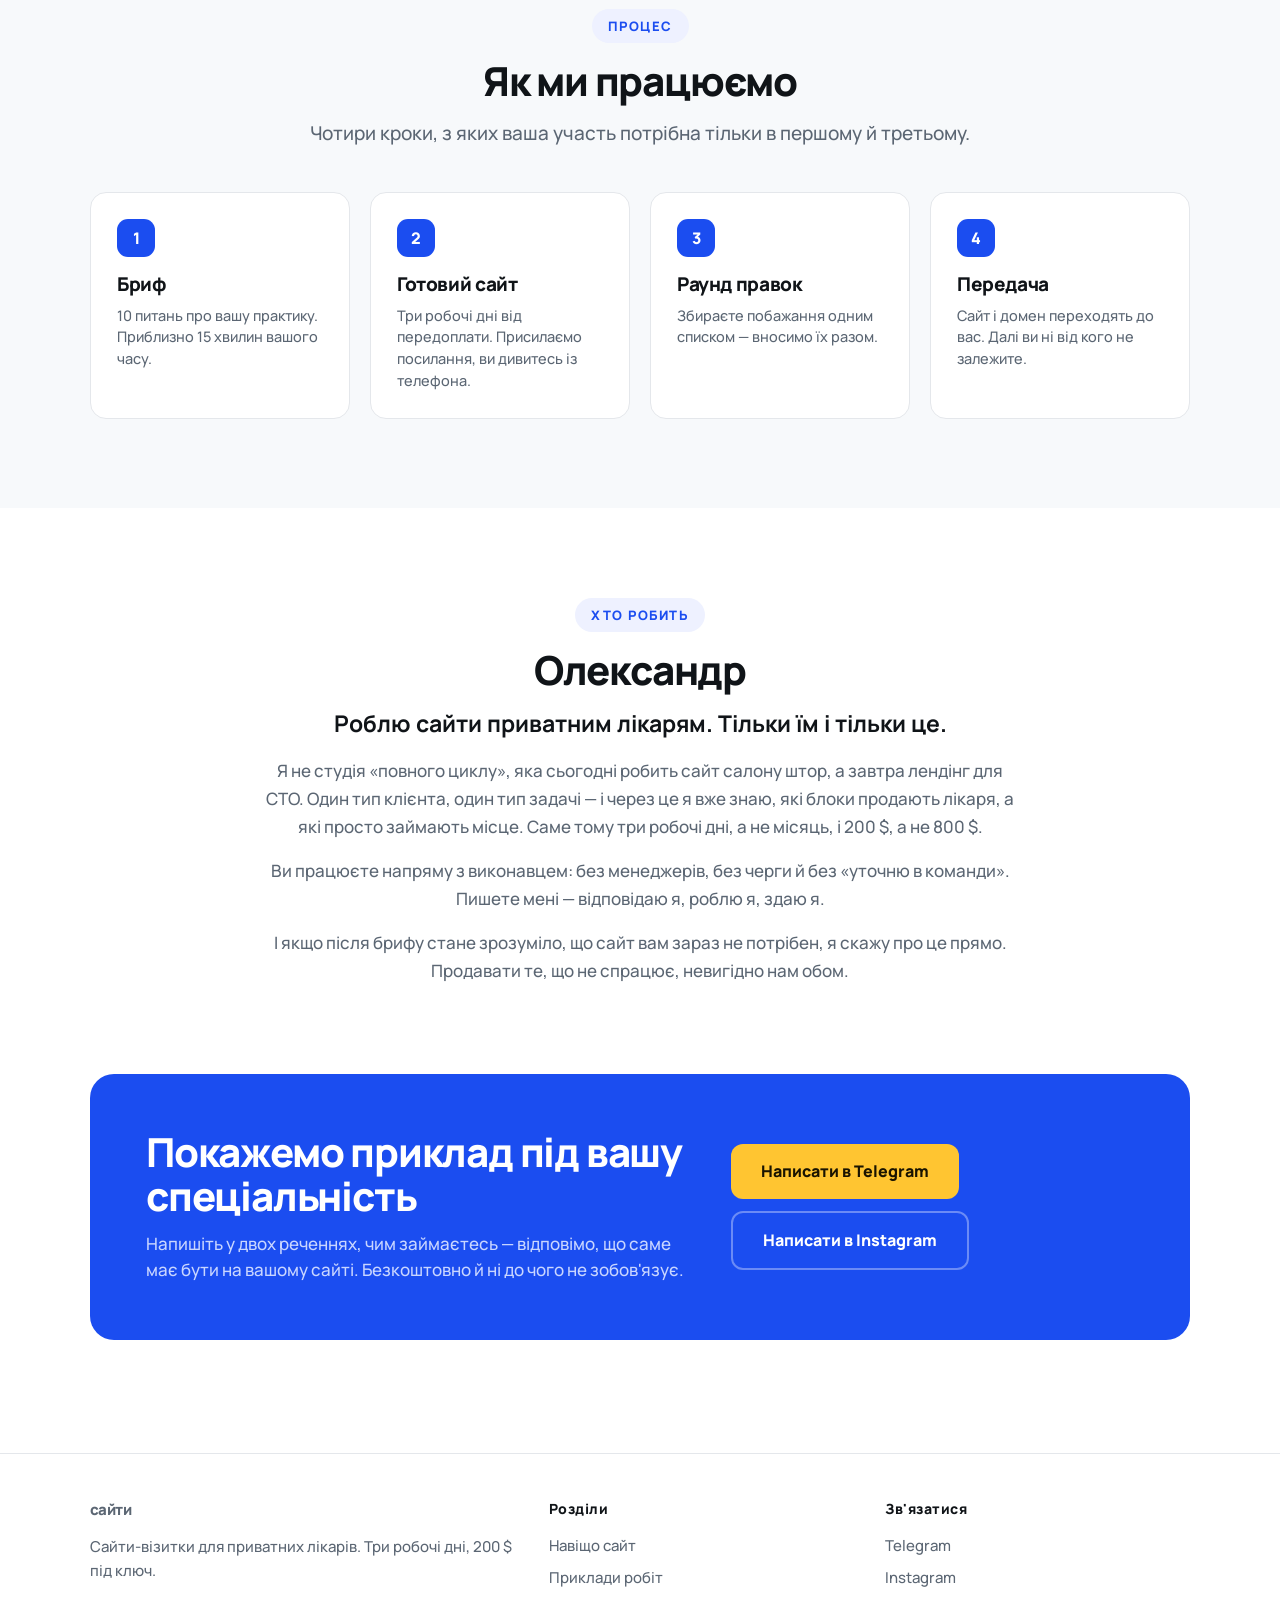
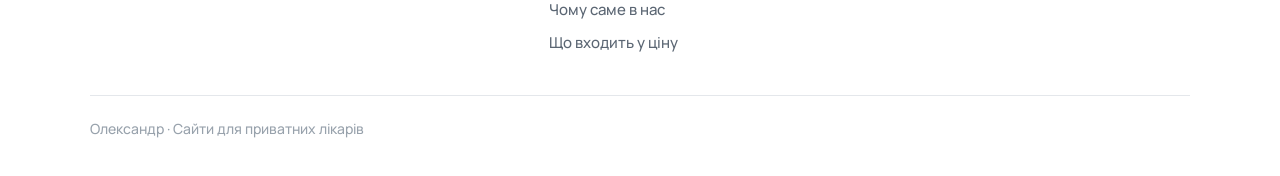
<file: index_9.html>
<!doctype html>
<html lang="uk">
<head>
<meta charset="utf-8">
<meta name="viewport" content="width=device-width, initial-scale=1">
<title>Сайти для приватних лікарів — за 3 робочі дні, 200 $</title>
<meta name="description" content="Робимо сайти тільки приватним лікарям: послуги, ціни, відгуки, кнопки запису. Готово за 3 робочі дні, 200 $ фіксовано. Сайт і домен оформлюються на вас.">
<meta property="og:title" content="Сайти для приватних лікарів — за 3 робочі дні, 200 $">
<meta property="og:description" content="Робимо сайти тільки лікарям. 3 робочі дні, 200 $ фіксовано, сайт і домен оформлюються на вас.">
<meta property="og:type" content="website">
<meta property="og:locale" content="uk_UA">
<link rel="icon" href="data:image/svg+xml,%3Csvg xmlns='http://www.w3.org/2000/svg' viewBox='0 0 32 32'%3E%3Ccircle cx='16' cy='16' r='10' fill='%231B4DF0'/%3E%3C/svg%3E">
<link rel="preconnect" href="https://fonts.googleapis.com">
<link rel="preconnect" href="https://fonts.gstatic.com" crossorigin>
<link rel="stylesheet" href="https://fonts.googleapis.com/css2?family=Manrope:wght@500;600;700;800&display=swap">
<style>
  :root{
    --ink:#101418; --muted:#5B6673; --line:#E4E7EB;
    --blue:#1B4DF0; --blue-dark:#1338B8; --blue-soft:#EEF1FF; --blue-tint:#F5F7FF;
    --amber:#FFC531; --surface:#F7F9FB; --wrap:1140px;
  }
  *{box-sizing:border-box;}
  html{scroll-behavior:smooth;-webkit-text-size-adjust:100%;}
  body{margin:0;background:#fff;color:var(--ink);font-family:'Manrope',system-ui,-apple-system,sans-serif;font-weight:500;line-height:1.55;-webkit-font-smoothing:antialiased;}
  a{color:var(--blue);} a:hover{color:var(--blue-dark);}
  .wrap{max-width:var(--wrap);margin:0 auto;padding:0 20px;}
  section{padding:clamp(56px,7vw,92px) 0;}
  h1,h2,h3{margin:0;letter-spacing:-.03em;font-weight:800;line-height:1.08;}
  h1{font-size:clamp(32px,5.4vw,54px);}
  h2{font-size:clamp(26px,3.8vw,40px);}
  h3{font-size:19px;letter-spacing:-.02em;line-height:1.3;}
  p{margin:0;}
  .sub{color:var(--muted);font-size:clamp(16px,1.9vw,19px);}
  .center{text-align:center;}
  .center .sub{max-width:62ch;margin:16px auto 0;}
  .tag{display:inline-block;padding:7px 16px;border-radius:999px;background:var(--blue-soft);color:var(--blue);font-size:13px;font-weight:800;letter-spacing:1.5px;text-transform:uppercase;}

  /* nav */
  header{position:sticky;top:0;z-index:30;background:rgba(255,255,255,.94);backdrop-filter:saturate(180%) blur(12px);border-bottom:1px solid var(--line);}
  .nav{display:flex;align-items:center;gap:28px;height:66px;}
  .logo{display:flex;align-items:flex-end;gap:7px;font-weight:800;font-size:20px;letter-spacing:-.04em;color:var(--ink);text-decoration:none;}
  .logo i{width:9px;height:9px;border-radius:50%;background:var(--blue);margin-bottom:7px;font-style:normal;}
  .menu{display:flex;gap:24px;margin-left:auto;}
  .menu a{color:var(--muted);text-decoration:none;font-size:15px;font-weight:600;}
  .menu a:hover{color:var(--ink);}
  .nav .btn{padding:11px 22px;min-height:0;font-size:15px;}

  /* buttons */
  .btn{display:inline-flex;align-items:center;justify-content:center;gap:9px;min-height:54px;padding:15px 30px;border-radius:12px;font-weight:800;font-size:16px;text-decoration:none;transition:.15s;}
  .btn-blue{background:var(--blue);color:#fff;box-shadow:0 8px 20px rgba(27,77,240,.22);}
  .btn-blue:hover{background:var(--blue-dark);color:#fff;}
  .btn-amber{background:var(--amber);color:#1A1400;}
  .btn-amber:hover{background:#F0B517;color:#1A1400;}
  .btn-line{border:2px solid var(--line);background:#fff;color:var(--ink);}
  .btn-line:hover{border-color:var(--blue);color:var(--blue);}
  .btns{display:flex;flex-wrap:wrap;gap:12px;}

  /* hero */
  .hero{background:linear-gradient(180deg,var(--blue-tint),#fff);padding-top:clamp(40px,5vw,64px);}
  .hero-grid{display:grid;grid-template-columns:1.05fr .95fr;gap:56px;align-items:center;}
  .hero h1{margin:18px 0 18px;}
  .hero .sub{max-width:46ch;}
  .hero .btns{margin-top:32px;}
  .facts{display:flex;flex-wrap:wrap;gap:10px;margin-top:30px;}
  .fact{display:flex;align-items:center;gap:8px;padding:9px 15px;border-radius:999px;background:#fff;border:1px solid var(--line);font-size:14px;font-weight:700;}
  .fact svg{color:var(--blue);flex-shrink:0;}

  /* hero art */
  .art{position:relative;}
  .figure{position:relative;width:100%;max-width:520px;margin:0 auto;}
  .figure svg{display:block;width:100%;height:auto;overflow:visible;}
  .fig-pulse{stroke-dasharray:520;stroke-dashoffset:520;animation:draw 2.2s .35s cubic-bezier(.6,0,.2,1) forwards;}
  @keyframes draw{to{stroke-dashoffset:0;}}
  @media (prefers-reduced-motion:reduce){ .fig-pulse{animation:none;stroke-dashoffset:0;} }
  .badge{position:absolute;background:#fff;border:1px solid var(--line);border-radius:14px;padding:12px 16px;box-shadow:0 12px 30px rgba(16,20,24,.12);font-size:14px;font-weight:800;display:flex;align-items:center;gap:9px;}
  .badge b{color:var(--blue);}
  .b1{top:-20px;left:-16px;}
  .b2{bottom:-20px;right:-14px;}

  /* cards */
  .cards{display:grid;grid-template-columns:repeat(4,minmax(0,1fr));gap:20px;margin-top:44px;}
  .card{padding:26px;border:1px solid var(--line);border-radius:16px;background:#fff;}
  .ico{width:46px;height:46px;border-radius:12px;background:var(--blue-soft);color:var(--blue);display:flex;align-items:center;justify-content:center;margin-bottom:16px;}
  .card p{margin-top:9px;color:var(--muted);font-size:15px;line-height:1.5;}

  /* why grid */
  .two{display:grid;grid-template-columns:repeat(2,minmax(0,1fr));gap:20px;margin-top:44px;}
  .why{padding:28px;border-radius:16px;background:var(--surface);border:1px solid var(--line);}
  .why .num{font-size:14px;font-weight:800;color:var(--blue);letter-spacing:1px;}
  .why h3{margin:10px 0 9px;}
  .why p{color:var(--muted);font-size:15px;line-height:1.55;}

  /* demos */
  .demos{display:grid;grid-template-columns:repeat(2,minmax(0,1fr));gap:24px;margin-top:44px;}
  .demo{display:block;text-decoration:none;color:var(--ink);border:1px solid var(--line);border-radius:16px;overflow:hidden;background:#fff;transition:.18s;}
  .demo:hover{border-color:var(--blue);transform:translateY(-3px);box-shadow:0 18px 40px rgba(16,20,24,.10);color:var(--ink);}
  .shot{aspect-ratio:16/10;background:var(--surface);border-bottom:1px solid var(--line);display:flex;flex-direction:column;align-items:center;justify-content:center;gap:8px;color:var(--muted);}
  .shot img{width:100%;height:100%;object-fit:cover;object-position:top;display:block;}
  .shot .ph{font-size:15px;font-weight:800;letter-spacing:.5px;}
  .shot .ph2{font-size:13px;font-weight:600;color:#98A2AC;}
  .demo-txt{padding:20px 22px 24px;}
  .demo-txt p{color:var(--muted);font-size:15px;margin-top:8px;}
  .demo-txt .go{display:inline-block;margin-top:13px;color:var(--blue);font-weight:800;font-size:15px;}

  /* checklist */
  .split{display:grid;grid-template-columns:1.1fr .9fr;gap:48px;align-items:center;}
  .checks{display:flex;flex-direction:column;gap:16px;margin-top:30px;}
  .chk{display:flex;gap:14px;align-items:flex-start;font-size:16px;}
  .chk i{width:26px;height:26px;border-radius:50%;background:var(--blue);color:#fff;display:flex;align-items:center;justify-content:center;flex-shrink:0;font-style:normal;margin-top:1px;}
  .chk b{font-weight:800;}
  .chk span{display:block;color:var(--muted);font-size:14.5px;margin-top:3px;line-height:1.5;}
  .panel{padding:32px;border-radius:20px;background:var(--blue-soft);border:1px solid #DDE3FF;}
  .panel h3{font-size:22px;}
  .panel p{color:#3D4A63;margin-top:12px;font-size:15.5px;line-height:1.6;}

  /* includes */
  .inc{display:grid;grid-template-columns:repeat(2,minmax(0,1fr));gap:14px 32px;margin-top:36px;}
  .inc div{display:flex;gap:13px;align-items:flex-start;font-size:16.5px;}
  .inc i{width:22px;height:22px;border-radius:50%;background:var(--blue-soft);color:var(--blue);display:flex;align-items:center;justify-content:center;flex-shrink:0;font-style:normal;margin-top:3px;}

  /* steps */
  .steps{display:grid;grid-template-columns:repeat(4,minmax(0,1fr));gap:20px;margin-top:44px;}
  .step{padding:26px;border-radius:16px;background:#fff;border:1px solid var(--line);position:relative;}
  .step .n{width:38px;height:38px;border-radius:11px;background:var(--blue);color:#fff;font-weight:800;display:flex;align-items:center;justify-content:center;margin-bottom:15px;}
  .step p{color:var(--muted);font-size:14.5px;margin-top:8px;line-height:1.5;}

  /* about */
  .about{max-width:760px;margin:0 auto;text-align:center;}
  .about p{color:var(--muted);font-size:17px;margin-top:16px;line-height:1.65;}
  .about p.lead{color:var(--ink);font-weight:700;font-size:clamp(19px,2.4vw,23px);line-height:1.45;}

  /* cta band */
  .band{background:var(--blue);border-radius:24px;padding:clamp(36px,5vw,56px);color:#fff;display:grid;grid-template-columns:1.15fr .85fr;gap:40px;align-items:center;}
  .band h2{color:#fff;}
  .band p{color:#C9D6FF;margin-top:14px;font-size:17px;}
  .band .btns{margin-top:0;}
  .band .btn-line{border-color:rgba(255,255,255,.35);background:transparent;color:#fff;}
  .band .btn-line:hover{border-color:#fff;color:#fff;}

  /* footer */
  footer{border-top:1px solid var(--line);padding:44px 0 36px;margin-top:24px;}
  .fgrid{display:grid;grid-template-columns:1.4fr 1fr 1fr;gap:32px;}
  .fgrid h4{margin:0 0 14px;font-size:14px;font-weight:800;letter-spacing:.5px;}
  .fgrid a,.fgrid p{display:block;color:var(--muted);text-decoration:none;font-size:15px;margin-bottom:9px;}
  .fgrid a:hover{color:var(--blue);}
  .copy{margin-top:32px;padding-top:22px;border-top:1px solid var(--line);color:#98A2AC;font-size:14px;}

  @media (max-width:900px){
    .hero-grid,.split,.about{grid-template-columns:1fr;gap:36px;}
    .cards,.steps{grid-template-columns:repeat(2,minmax(0,1fr));}
    .band{grid-template-columns:1fr;}
    .menu{display:none;}
    .about{text-align:left;}
    .ava{max-width:260px;}
  }
  @media (max-width:600px){
    .cards,.steps,.two,.demos,.inc,.fgrid{grid-template-columns:1fr;}
    .btn{width:100%;}
    .btns{flex-direction:column;}
    .b1,.b2{display:none;}
  }
</style>
</head>
<body>

<header>
  <div class="wrap nav">
    <a class="logo" href="#top">сайти<i></i></a>
    <nav class="menu">
      <a href="#why">Навіщо сайт</a>
      <a href="#works">Приклади</a>
      <a href="#us">Чому ми</a>
      <a href="#price">Ціна</a>
      <a href="#how">Як працюємо</a>
    </nav>
    <a class="btn btn-blue" href="https://t.me/Olexandr_Kozharko" target="_blank" rel="noopener">Написати</a>
  </div>
</header>

<main id="top">

<section class="hero">
  <div class="wrap hero-grid">
    <div>
      <span class="tag">Тільки для лікарів</span>
      <h1>Професійний сайт для приватного лікаря — за 3 робочі дні</h1>
      <p class="sub">Пацієнт бачить ваші послуги, ціни та відгуки — і записується одразу, замість того щоб гортати стрічку й чекати відповіді в директі.</p>

      <div class="facts">
        <span class="fact"><svg width="16" height="16" viewBox="0 0 24 24" fill="none" stroke="currentColor" stroke-width="2.4" stroke-linecap="round" stroke-linejoin="round"><path d="M20 6 9 17l-5-5"/></svg>200 $ фіксовано</span>
        <span class="fact"><svg width="16" height="16" viewBox="0 0 24 24" fill="none" stroke="currentColor" stroke-width="2.4" stroke-linecap="round" stroke-linejoin="round"><path d="M20 6 9 17l-5-5"/></svg>3 робочі дні</span>
        <span class="fact"><svg width="16" height="16" viewBox="0 0 24 24" fill="none" stroke="currentColor" stroke-width="2.4" stroke-linecap="round" stroke-linejoin="round"><path d="M20 6 9 17l-5-5"/></svg>Сайт оформлюється на вас</span>
      </div>

      <div class="btns">
        <a class="btn btn-blue" href="https://t.me/Olexandr_Kozharko" target="_blank" rel="noopener">Написати в Telegram</a>
        <a class="btn btn-line" href="#works">Подивитись приклади</a>
      </div>
    </div>

    <div class="art">
      <div class="figure">
      <svg viewBox="0 0 560 600" role="img" aria-label="Абстрактна графіка: шари сторінки та лінія пульсу">
        <circle cx="404" cy="150" r="132" fill="#EEF1FF"/>
        <circle cx="128" cy="470" r="86" fill="#EEF1FF"/>
        <rect x="86" y="72" width="330" height="404" rx="46" fill="none" stroke="#1B4DF0" stroke-opacity=".18" stroke-width="2"/>
        <rect x="112" y="98" width="330" height="404" rx="46" fill="none" stroke="#1B4DF0" stroke-opacity=".34" stroke-width="2"/>
        <rect x="138" y="124" width="330" height="404" rx="46" fill="#1B4DF0"/>
        <rect x="176" y="170" width="120" height="13" rx="6.5" fill="#ffffff" fill-opacity=".38"/>
        <rect x="176" y="204" width="238" height="21" rx="10.5" fill="#ffffff" fill-opacity=".92"/>
        <rect x="176" y="236" width="164" height="21" rx="10.5" fill="#ffffff" fill-opacity=".92"/>
        <path class="fig-pulse" d="M168 352 H236 L258 300 L288 404 L318 336 L340 352 H438" fill="none" stroke="#ffffff" stroke-width="7" stroke-linecap="round" stroke-linejoin="round"/>
        <rect x="176" y="432" width="150" height="48" rx="24" fill="#FFC531"/>
        <circle cx="388" cy="456" r="24" fill="#ffffff" fill-opacity=".22"/>
        <circle cx="428" cy="456" r="24" fill="#ffffff" fill-opacity=".22"/>
        <circle cx="468" cy="196" r="17" fill="#FFC531"/>
        <circle cx="104" cy="300" r="11" fill="#1B4DF0"/>
      </svg>
      </div>
      <div class="badge b1">Готово за <b>3 дні</b></div>
      <div class="badge b2">Запис у <b>1 дотик</b></div>
    </div>
  </div>
</section>

<section style="padding-top:0">
  <div class="wrap">
    <div class="cards">
      <div class="card">
        <div class="ico"><svg width="22" height="22" viewBox="0 0 24 24" fill="none" stroke="currentColor" stroke-width="1.7" stroke-linecap="round" stroke-linejoin="round"><path d="M12 3v18M3 12h18"/></svg></div>
        <h3>Тільки лікарям</h3>
        <p>Не універсальна студія. Знаємо, що має бути на сторінці стоматолога, а що — на сторінці УЗД.</p>
      </div>
      <div class="card">
        <div class="ico"><svg width="22" height="22" viewBox="0 0 24 24" fill="none" stroke="currentColor" stroke-width="1.7" stroke-linecap="round" stroke-linejoin="round"><circle cx="12" cy="12" r="9"/><path d="M12 7v5l3 2"/></svg></div>
        <h3>Три робочі дні</h3>
        <p>Не тижні узгоджень. Ви заповнюєте анкету за 15 хвилин, решту робимо ми.</p>
      </div>
      <div class="card">
        <div class="ico"><svg width="22" height="22" viewBox="0 0 24 24" fill="none" stroke="currentColor" stroke-width="1.7" stroke-linecap="round" stroke-linejoin="round"><path d="M12 2v20"/><path d="M17 6H9.5a3.5 3.5 0 0 0 0 7h5a3.5 3.5 0 0 1 0 7H6"/></svg></div>
        <h3>200 $ фіксовано</h3>
        <p>Без «від» і без дописаних робіт у кінці. Ціна названа до старту й не змінюється.</p>
      </div>
      <div class="card">
        <div class="ico"><svg width="22" height="22" viewBox="0 0 24 24" fill="none" stroke="currentColor" stroke-width="1.7" stroke-linecap="round" stroke-linejoin="round"><rect x="4" y="10" width="16" height="11" rx="2"/><path d="M8 10V7a4 4 0 0 1 8 0v3"/></svg></div>
        <h3>Сайт ваш</h3>
        <p>Домен і доступи оформлюються на вас. Не залишаються в підрядника, як це часто буває.</p>
      </div>
    </div>
  </div>
</section>

<section id="why" style="background:var(--surface)">
  <div class="wrap">
    <div class="center">
      <span class="tag">Навіщо</span>
      <h2 style="margin-top:16px">Навіщо лікарю сайт, якщо є Instagram</h2>
      <p class="sub">Сайт не замінює Instagram. Він працює там, де Instagram не працює.</p>
    </div>

    <div class="two">
      <div class="why">
        <div class="num">01</div>
        <h3>Стрічка гортається — сайт ні</h3>
        <p>Пост із цінами губиться за два тижні. Пацієнт, який шукає вартість консультації, гортає до кінця й не знаходить. На сайті ця інформація лежить там, де ви її поклали.</p>
      </div>
      <div class="why">
        <div class="num">02</div>
        <h3>Пацієнт гуглить ваше ім'я</h3>
        <p>Перед записом до незнайомого лікаря люди шукають у Google — читають, порівнюють, перевіряють. Якщо там нічого немає, рішення ухвалюють на користь того, у кого є.</p>
      </div>
      <div class="why">
        <div class="num">03</div>
        <h3>Одне посилання замість пояснень</h3>
        <p>У переписці, на візитці, у профілі — адреса, яку не соромно надіслати колезі чи пацієнту. Замість «погортайте профіль, там десь було».</p>
      </div>
      <div class="why">
        <div class="num">04</div>
        <h3>Конкуренти вже там</h3>
        <p>У кожному місті вже є лікарі вашого профілю із сайтом. Пацієнт не порівнює вас із ними за професійністю — він просто не доходить до вас у пошуку.</p>
      </div>
    </div>
  </div>
</section>

<section id="works">
  <div class="wrap">
    <div class="center">
      <span class="tag">Приклади</span>
      <h2 style="margin-top:16px">Як виглядає готовий сайт</h2>
      <p class="sub">Чотири демонстраційні сайти для вигаданих лікарів — і чотири різні структури. Один шаблон усім не підходить: стоматологу потрібен прайс попереду, косметологу — фото до/після, а лікарю УЗД — спокійний текст без картинок. Відкривайте з телефона: більшість ваших пацієнтів дивитиметься саме так.</p>
    </div>

    <div class="demos">
      <a class="demo" href="https://sajty-likaryam.vercel.app/stomatolog.html" target="_blank" rel="noopener">
        <div class="shot"><img src="[data-uri]" alt="Демо-сайт стоматолога — головний екран" loading="lazy" width="1200" height="750"></div>
        <div class="demo-txt"><h3>Стоматологія</h3><p>Прайс на першому екрані й повна таблиця цін одразу під ним — бо перше, що питає пацієнт, це «скільки».</p><span class="go">Відкрити приклад →</span></div>
      </a>
      <a class="demo" href="https://sajty-likaryam.vercel.app/kosmetolog.html" target="_blank" rel="noopener">
        <div class="shot"><img src="[data-uri]" alt="Демо-сайт косметолога — головний екран" loading="lazy" width="1200" height="750"></div>
        <div class="demo-txt"><h3>Косметологія та дерматологія</h3><p>Головний екран під фото до/після, процедури плитками з цінами, відгуки великими цитатами.</p><span class="go">Відкрити приклад →</span></div>
      </a>
      <a class="demo" href="https://sajty-likaryam.vercel.app/uzd.html" target="_blank" rel="noopener">
        <div class="shot"><img src="[data-uri]" alt="Демо-сайт лікаря УЗД — головний екран" loading="lazy" width="1200" height="750"></div>
        <div class="demo-txt"><h3>УЗД-діагностика</h3><p>Без жодного фото: спокійний текст, підготовка до кожного обстеження, що взяти з собою.</p><span class="go">Відкрити приклад →</span></div>
      </a>
      <a class="demo" href="https://sajty-likaryam.vercel.app/nevrolog.html" target="_blank" rel="noopener">
        <div class="shot"><img src="[data-uri]" alt="Демо-сайт невролога — головний екран" loading="lazy" width="1200" height="750"></div>
        <div class="demo-txt"><h3>Неврологія</h3><p>Строгий медичний вигляд: симптоми одразу на першому екрані, окремий блок «коли звертатись невідкладно».</p><span class="go">Відкрити приклад →</span></div>
      </a>
    </div>
  </div>
</section>

<section id="us" style="background:var(--surface)">
  <div class="wrap split">
    <div>
      <span class="tag">Чому ми</span>
      <h2 style="margin-top:16px">Чому саме в нас</h2>
      <p class="sub" style="margin-top:14px">Сайт лікарю може зробити будь-хто. Різниця в тому, що буде після здачі.</p>

      <div class="checks">
        <div class="chk"><i><svg width="13" height="13" viewBox="0 0 24 24" fill="none" stroke="currentColor" stroke-width="3.4" stroke-linecap="round" stroke-linejoin="round"><path d="M20 6 9 17l-5-5"/></svg></i><div><b>Працюємо тільки з лікарями</b><span>Не робимо сайти піцеріям і автосервісам. Тому не питаємо у вас, що таке дерматоскопія.</span></div></div>
        <div class="chk"><i><svg width="13" height="13" viewBox="0 0 24 24" fill="none" stroke="currentColor" stroke-width="3.4" stroke-linecap="round" stroke-linejoin="round"><path d="M20 6 9 17l-5-5"/></svg></i><div><b>Домен і доступи — на вас</b><span>Найчастіша скарга на підрядників: сайт зроблено на їхньому акаунті, і піти неможливо. У нас усе оформлюється на ваше ім'я одразу.</span></div></div>
        <div class="chk"><i><svg width="13" height="13" viewBox="0 0 24 24" fill="none" stroke="currentColor" stroke-width="3.4" stroke-linecap="round" stroke-linejoin="round"><path d="M20 6 9 17l-5-5"/></svg></i><div><b>Ціна не змінюється в процесі</b><span>200 $ названо до старту. Без «це виявилось складніше» на етапі здачі.</span></div></div>
        <div class="chk"><i><svg width="13" height="13" viewBox="0 0 24 24" fill="none" stroke="currentColor" stroke-width="3.4" stroke-linecap="round" stroke-linejoin="round"><path d="M20 6 9 17l-5-5"/></svg></i><div><b>Від вас — 15 хвилин</b><span>Анкета з 10 питань. Тексти, структуру й верстку беремо на себе.</span></div></div>
        <div class="chk"><i><svg width="13" height="13" viewBox="0 0 24 24" fill="none" stroke="currentColor" stroke-width="3.4" stroke-linecap="round" stroke-linejoin="round"><path d="M20 6 9 17l-5-5"/></svg></i><div><b>Пишете напряму виконавцю</b><span>Без менеджерів і пересилання завдань. Той, з ким ви говорите, і робить ваш сайт.</span></div></div>
      </div>
    </div>

    <div class="panel">
      <h3>Скільки це коштує деінде</h3>
      <p>Агенція за сайт-візитку лікаря просить від 800 $ і 3–6 тижнів. Конструктор коштує дешевше, але робити його доведеться вам самим — і виглядатиме він як конструктор.</p>
      <p>Ми між цими варіантами: робота під ключ, як в агенції, але за 200 $ і за три дні. Так виходить тому, що ми робимо один тип сайтів і не тримаємо офіс.</p>
    </div>
  </div>
</section>

<section id="price">
  <div class="wrap">
    <div class="center">
      <span class="tag">Ціна</span>
      <h2 style="margin-top:16px">Що входить у 200 $</h2>
    </div>

    <div class="inc">
      <div><i><svg width="12" height="12" viewBox="0 0 24 24" fill="none" stroke="currentColor" stroke-width="3.4" stroke-linecap="round" stroke-linejoin="round"><path d="M20 6 9 17l-5-5"/></svg></i>Односторінковий сайт під ключ</div>
      <div><i><svg width="12" height="12" viewBox="0 0 24 24" fill="none" stroke="currentColor" stroke-width="3.4" stroke-linecap="round" stroke-linejoin="round"><path d="M20 6 9 17l-5-5"/></svg></i>Опис послуг і ваші ціни</div>
      <div><i><svg width="12" height="12" viewBox="0 0 24 24" fill="none" stroke="currentColor" stroke-width="3.4" stroke-linecap="round" stroke-linejoin="round"><path d="M20 6 9 17l-5-5"/></svg></i>Ваші фото та відгуки пацієнтів</div>
      <div><i><svg width="12" height="12" viewBox="0 0 24 24" fill="none" stroke="currentColor" stroke-width="3.4" stroke-linecap="round" stroke-linejoin="round"><path d="M20 6 9 17l-5-5"/></svg></i>Кнопки запису: Instagram, Telegram, Viber, дзвінок</div>
      <div><i><svg width="12" height="12" viewBox="0 0 24 24" fill="none" stroke="currentColor" stroke-width="3.4" stroke-linecap="round" stroke-linejoin="round"><path d="M20 6 9 17l-5-5"/></svg></i>Коректна робота на телефоні</div>
      <div><i><svg width="12" height="12" viewBox="0 0 24 24" fill="none" stroke="currentColor" stroke-width="3.4" stroke-linecap="round" stroke-linejoin="round"><path d="M20 6 9 17l-5-5"/></svg></i>Один раунд правок після здачі</div>
    </div>

    <p class="sub" style="margin-top:32px;padding-top:26px;border-top:1px solid var(--line)">Домен і робоча пошта оплачуються окремо, за тарифами реєстратора, і оформлюються на вас. Передоплата 50% до старту, решта — до передачі доступів.</p>
  </div>
</section>

<section id="how" style="background:var(--surface)">
  <div class="wrap">
    <div class="center">
      <span class="tag">Процес</span>
      <h2 style="margin-top:16px">Як ми працюємо</h2>
      <p class="sub">Чотири кроки, з яких ваша участь потрібна тільки в першому й третьому.</p>
    </div>

    <div class="steps">
      <div class="step"><div class="n">1</div><h3>Бриф</h3><p>10 питань про вашу практику. Приблизно 15 хвилин вашого часу.</p></div>
      <div class="step"><div class="n">2</div><h3>Готовий сайт</h3><p>Три робочі дні від передоплати. Присилаємо посилання, ви дивитесь із телефона.</p></div>
      <div class="step"><div class="n">3</div><h3>Раунд правок</h3><p>Збираєте побажання одним списком — вносимо їх разом.</p></div>
      <div class="step"><div class="n">4</div><h3>Передача</h3><p>Сайт і домен переходять до вас. Далі ви ні від кого не залежите.</p></div>
    </div>
  </div>
</section>

<section>
  <div class="wrap">
    <div class="about">
      <span class="tag">Хто робить</span>
      <h2 style="margin-top:16px">Олександр</h2>
      <p class="lead">Роблю сайти приватним лікарям. Тільки їм і тільки це.</p>
      <p>Я не студія «повного циклу», яка сьогодні робить сайт салону штор, а завтра лендінг для СТО. Один тип клієнта, один тип задачі — і через це я вже знаю, які блоки продають лікаря, а які просто займають місце. Саме тому три робочі дні, а не місяць, і 200 $, а не 800 $.</p>
      <p>Ви працюєте напряму з виконавцем: без менеджерів, без черги й без «уточню в команди». Пишете мені — відповідаю я, роблю я, здаю я.</p><p>І якщо після брифу стане зрозуміло, що сайт вам зараз не потрібен, я скажу про це прямо. Продавати те, що не спрацює, невигідно нам обом.</p>
    </div>
  </div>
</section>

<section style="padding-top:0">
  <div class="wrap">
    <div class="band">
      <div>
        <h2>Покажемо приклад під вашу спеціальність</h2>
        <p>Напишіть у двох реченнях, чим займаєтесь — відповімо, що саме має бути на вашому сайті. Безкоштовно й ні до чого не зобов'язує.</p>
      </div>
      <div class="btns">
        <a class="btn btn-amber" href="https://t.me/Olexandr_Kozharko" target="_blank" rel="noopener">Написати в Telegram</a>
        <a class="btn btn-line" href="https://instagram.com/sajty.likaryam" target="_blank" rel="noopener">Написати в Instagram</a>
      </div>
    </div>
  </div>
</section>

</main>

<footer>
  <div class="wrap">
    <div class="fgrid">
      <div>
        <a class="logo" href="#top" style="margin-bottom:14px">сайти<i></i></a>
        <p>Сайти-візитки для приватних лікарів. Три робочі дні, 200 $ під ключ.</p>
      </div>
      <div>
        <h4>Розділи</h4>
        <a href="#why">Навіщо сайт</a>
        <a href="#works">Приклади робіт</a>
        <a href="#us">Чому саме в нас</a>
        <a href="#price">Що входить у ціну</a>
      </div>
      <div>
        <h4>Зв'язатися</h4>
        <a href="https://t.me/Olexandr_Kozharko" target="_blank" rel="noopener">Telegram</a>
        <a href="https://instagram.com/sajty.likaryam" target="_blank" rel="noopener">Instagram</a>
      </div>
    </div>
    <div class="copy">Олександр · Сайти для приватних лікарів</div>
  </div>
</footer>

</body>
</html>
</file>
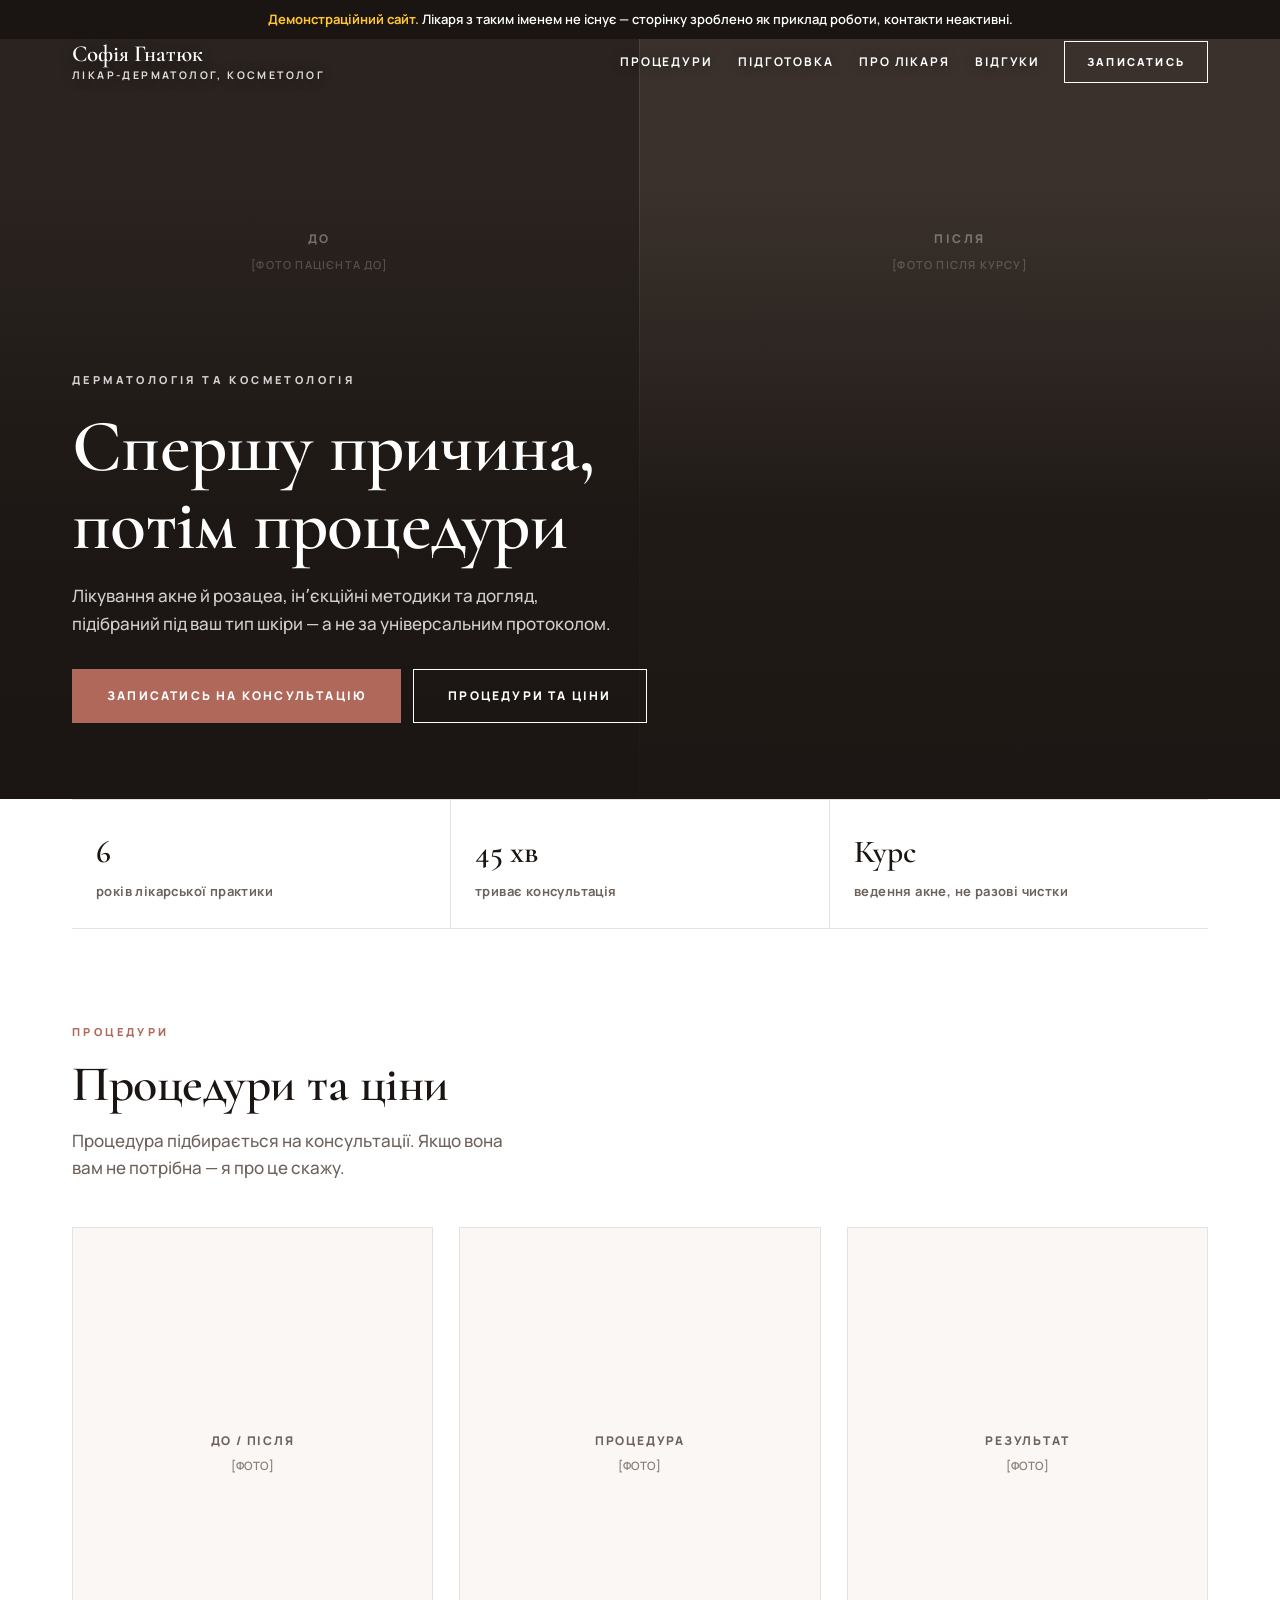
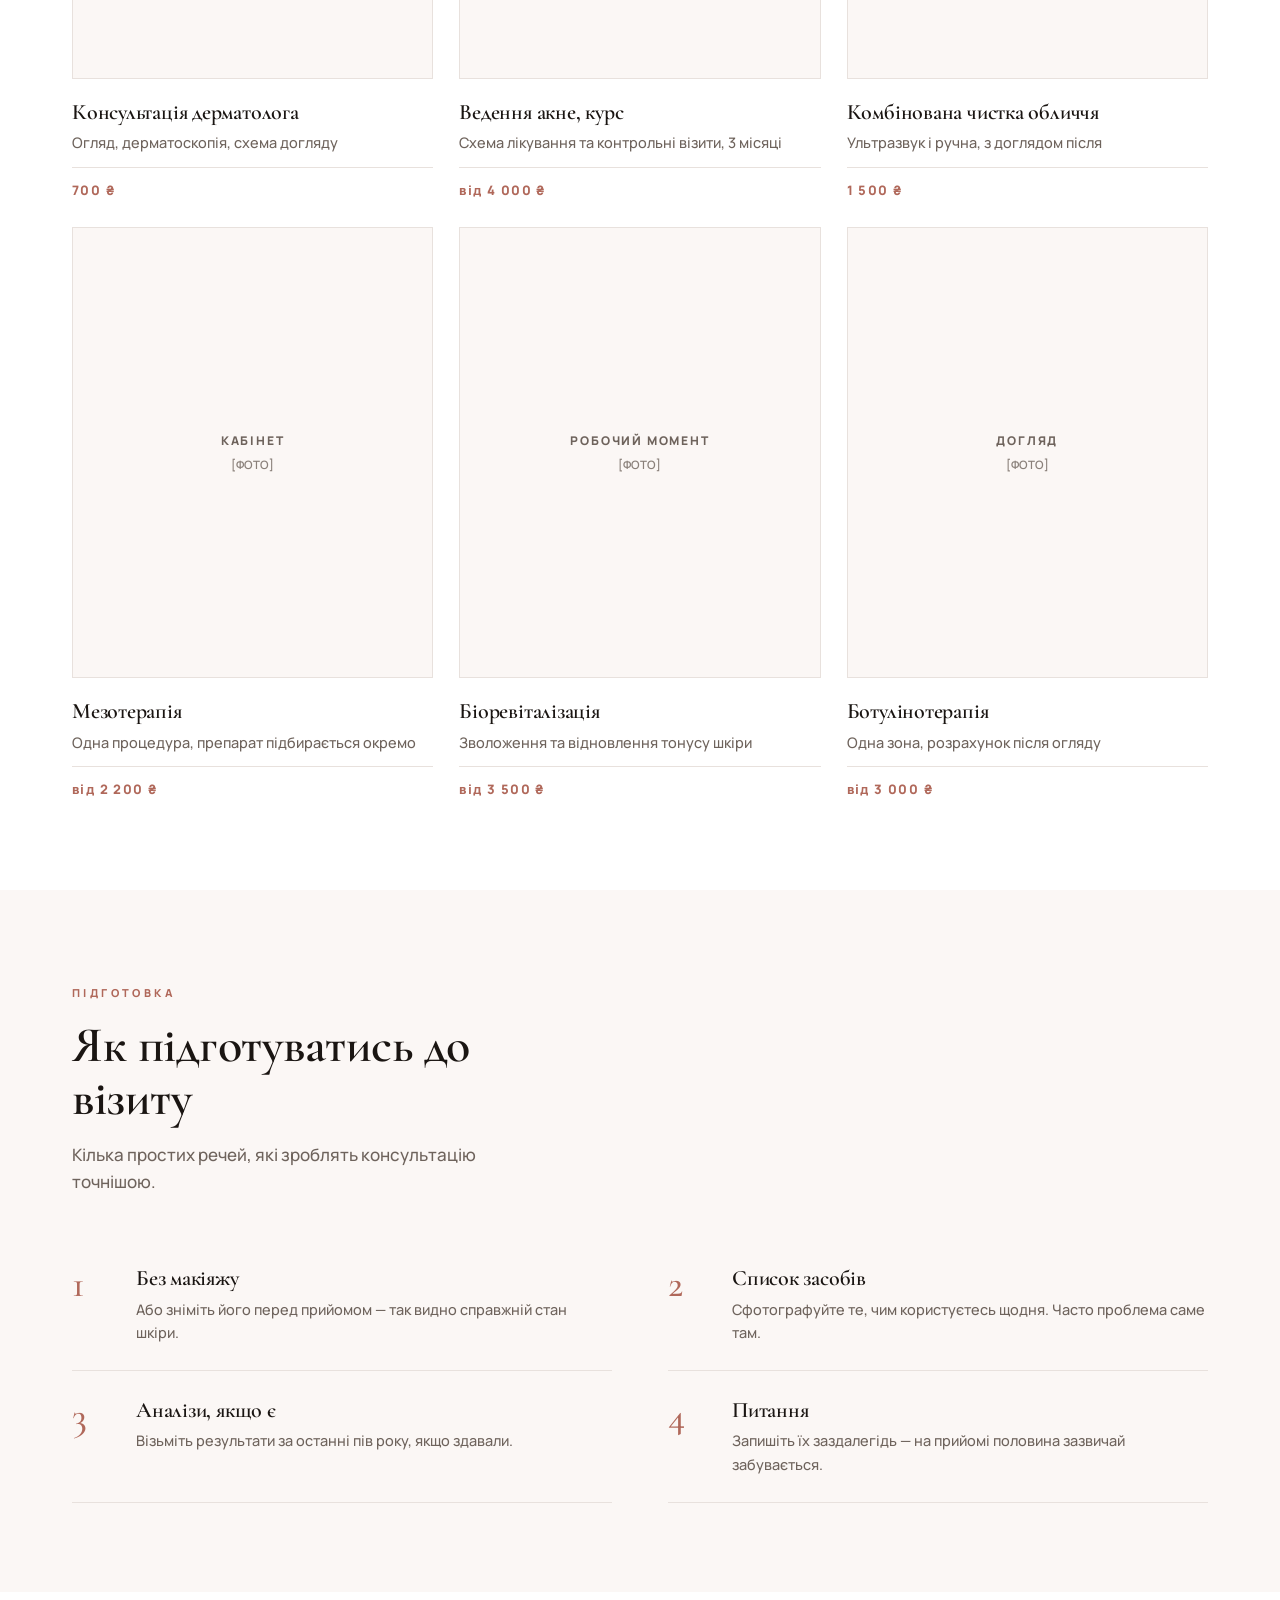
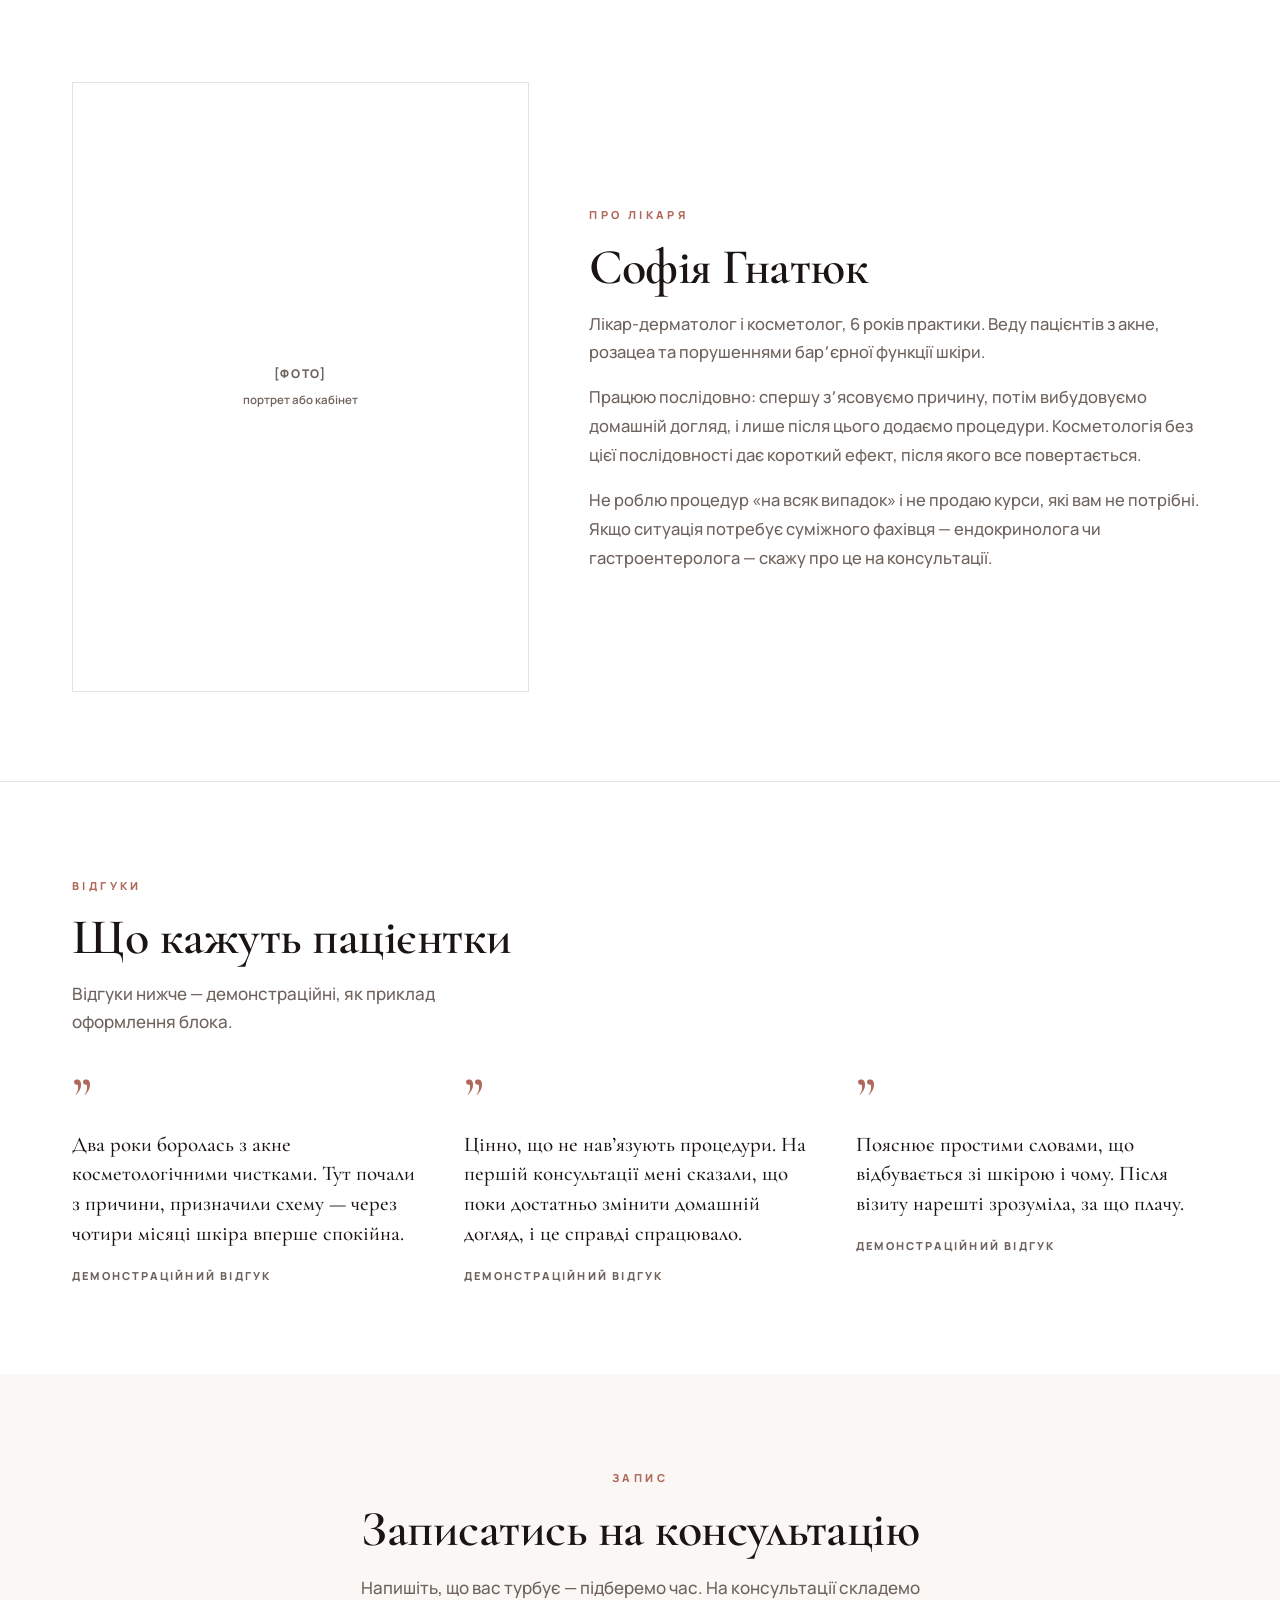
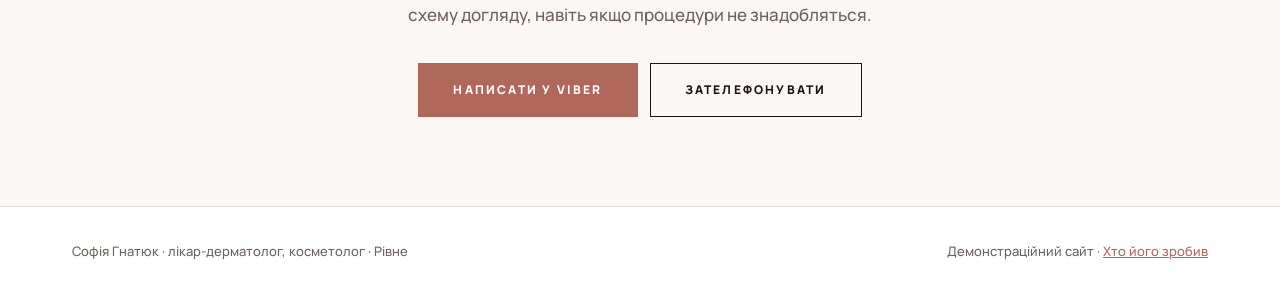
<file: kosmetolog.html>
<!doctype html>
<html lang="uk">
<head>
<meta charset="utf-8">
<meta name="viewport" content="width=device-width, initial-scale=1">
<title>Софія Гнатюк — лікар-дерматолог, косметолог, Рівне</title>
<meta name="description" content="Дерматолог-косметолог Софія Гнатюк, Рівне. Лікування акне, інʼєкційна косметологія, догляд за шкірою. Послуги, ціни, запис.">
<meta property="og:title" content="Софія Гнатюк — лікар-дерматолог, косметолог, Рівне">
<meta property="og:description" content="Дерматолог-косметолог Софія Гнатюк, Рівне. Лікування акне, інʼєкційна косметологія, догляд за шкірою. Послуги, ціни, запис.">
<meta property="og:type" content="website">
<meta property="og:locale" content="uk_UA">
<link rel="icon" href="data:image/svg+xml,%3Csvg xmlns='http://www.w3.org/2000/svg' viewBox='0 0 32 32'%3E%3Ccircle cx='16' cy='16' r='10' fill='%23B0685A'/%3E%3C/svg%3E">
<link rel="preconnect" href="https://fonts.googleapis.com">
<link rel="preconnect" href="https://fonts.gstatic.com" crossorigin>
<link rel="stylesheet" href="https://fonts.googleapis.com/css2?family=Cormorant+Garamond:wght@500;600&family=Manrope:wght@500;600;700;800&display=swap">
<style>
:root{--ink:#1A1512;--muted:#6E635C;--line:#E8E1DD;--bg:#FBF7F5;--a:#B0685A;--soft:#F5E4E0;}
*{box-sizing:border-box}
html{scroll-behavior:smooth;-webkit-text-size-adjust:100%}
body{margin:0;background:#fff;color:var(--ink);font-family:'Manrope',system-ui,sans-serif;font-weight:500;line-height:1.6;-webkit-font-smoothing:antialiased}
a{color:var(--a)}
.wrap{max-width:1180px;margin:0 auto;padding:0 22px}
section{padding:clamp(58px,7vw,104px) 0}
h1,h2,h3{margin:0;font-family:'Cormorant Garamond',Georgia,serif;font-weight:600;letter-spacing:-.01em;line-height:1.06}
h1{font-size:clamp(40px,6.6vw,74px)}
h2{font-size:clamp(30px,4.4vw,50px)}
h3{font-size:22px;line-height:1.2}
p{margin:0}
.demo-bar{background:#1A1512;color:#fff;font-size:13px;font-weight:600;padding:10px 20px;text-align:center;line-height:1.45}
.demo-bar b{color:#FFC531}
.lbl{font-size:11px;font-weight:800;letter-spacing:3.4px;text-transform:uppercase;color:var(--a)}
header{position:absolute;top:36px;left:0;right:0;z-index:30}
.nav{display:flex;align-items:center;gap:24px;height:52px}
.logo{font-family:'Cormorant Garamond',serif;font-weight:600;font-size:23px;color:#fff;text-decoration:none;line-height:1.1;text-shadow:0 1px 14px rgba(0,0,0,.4)}
.logo span{display:block;font-family:'Manrope',sans-serif;font-size:10.5px;font-weight:700;letter-spacing:2.4px;text-transform:uppercase;opacity:.85;margin-top:3px}
.menu{display:flex;gap:26px;margin-left:auto}
.menu a{color:#fff;text-decoration:none;font-size:12px;font-weight:700;letter-spacing:1.8px;text-transform:uppercase;text-shadow:0 1px 12px rgba(0,0,0,.4)}
.btn{display:inline-flex;align-items:center;justify-content:center;min-height:54px;padding:15px 34px;font-size:12px;font-weight:800;letter-spacing:2.2px;text-transform:uppercase;text-decoration:none;transition:.18s;border:1px solid transparent;border-radius:0}
.nav .btn{min-height:42px;padding:11px 22px;font-size:11px}
.btn-a{background:var(--a);color:#fff}
.btn-a:hover{background:var(--ink);color:#fff}
.btn-l{border-color:var(--ink);color:var(--ink)}
.btn-l:hover{background:var(--ink);color:#fff}
.btn-w{border-color:#fff;color:#fff}
.btn-w:hover{background:#fff;color:var(--ink)}
.hero{position:relative;min-height:min(88vh,760px);display:flex;align-items:flex-end;background:var(--ink)}
.ba{position:absolute;inset:0;display:grid;grid-template-columns:1fr 1fr}
.ba>div{display:flex;flex-direction:column;align-items:center;justify-content:flex-start;padding-top:clamp(110px,15vw,190px);gap:8px;color:#ffffff66;font-size:12px;font-weight:800;letter-spacing:2.6px;text-transform:uppercase}
.ba>div:first-child{background:#2A2320;border-right:1px solid #ffffff26}
.ba>div:last-child{background:#3A312C}
.ba small{font-size:11px;letter-spacing:1.2px;text-transform:none;font-weight:600;color:#ffffff44}
.hero-in{position:relative;z-index:2;width:100%;padding:0 0 clamp(44px,6vw,76px);background:linear-gradient(180deg,rgba(26,21,18,0) 0%,rgba(26,21,18,.82) 55%,rgba(26,21,18,.94) 100%)}
.hero-in .wrap{padding-top:clamp(90px,14vw,180px)}
.hero h1{color:#fff;margin:16px 0 18px;max-width:16ch}
.hero .sub{color:#ffffffcc;font-size:17px;max-width:50ch}
.hero .lbl{color:#fff;opacity:.8}
.hero .btns{display:flex;gap:12px;margin-top:32px;flex-wrap:wrap}
.facts{display:flex;flex-wrap:wrap;gap:0;border-top:1px solid var(--line);border-bottom:1px solid var(--line)}
.facts>div{flex:1;min-width:200px;padding:26px 24px;border-right:1px solid var(--line);font-size:13px;font-weight:700;letter-spacing:.4px;color:var(--muted)}
.facts>div:last-child{border-right:none}
.facts b{display:block;font-family:'Cormorant Garamond',serif;font-size:32px;font-weight:600;color:var(--ink);letter-spacing:0;margin-bottom:4px}
.head{max-width:44ch}
.head h2{margin-top:14px}
.head p{color:var(--muted);margin-top:16px;font-size:17px}
.tiles{display:grid;grid-template-columns:repeat(3,1fr);gap:26px;margin-top:46px}
.tile{}
.tile .img{aspect-ratio:4/5;background:var(--bg);border:1px solid var(--line);display:flex;flex-direction:column;align-items:center;justify-content:center;gap:6px;text-align:center;padding:20px;color:var(--muted);font-size:12px;font-weight:800;letter-spacing:1.8px;text-transform:uppercase}
.tile .img small{font-size:11.5px;letter-spacing:0;text-transform:none;font-weight:600;opacity:.8}
.tile h3{margin-top:20px}
.tile .d{color:var(--muted);font-size:14.5px;margin-top:7px;line-height:1.55}
.tile .p{margin-top:12px;padding-top:12px;border-top:1px solid var(--line);font-size:13px;font-weight:800;letter-spacing:1.4px;color:var(--a)}
.prep{display:grid;grid-template-columns:repeat(2,1fr);gap:0 56px;margin-top:44px}
.prep>div{display:flex;gap:20px;padding:26px 0;border-bottom:1px solid var(--line)}
.prep .n{font-family:'Cormorant Garamond',serif;font-size:38px;line-height:1;color:var(--a);min-width:44px}
.prep p{color:var(--muted);font-size:14.5px;margin-top:6px;line-height:1.6}
.ab{display:grid;grid-template-columns:.85fr 1.15fr;gap:60px;align-items:center}
.ab .img{aspect-ratio:3/4;background:#fff;border:1px solid var(--line);display:flex;flex-direction:column;align-items:center;justify-content:center;gap:7px;text-align:center;padding:24px;color:var(--muted);font-size:12px;font-weight:800;letter-spacing:1.8px;text-transform:uppercase}
.ab .img small{font-size:11.5px;letter-spacing:0;text-transform:none;font-weight:600}
.ab p{color:var(--muted);font-size:16.5px;margin-top:16px;line-height:1.75}
.qs{display:grid;grid-template-columns:repeat(3,1fr);gap:40px;margin-top:46px}
.q p{font-family:'Cormorant Garamond',serif;font-size:21px;line-height:1.42;font-weight:500}
.q .w{margin-top:18px;font-size:11px;font-weight:800;letter-spacing:2.2px;text-transform:uppercase;color:var(--muted)}
.q .mark{font-family:'Cormorant Garamond',serif;font-size:58px;line-height:.6;color:var(--a);display:block;margin-bottom:14px}
.cta{background:var(--bg);text-align:center;padding:clamp(56px,7vw,96px) 22px}
.cta p{color:var(--muted);max-width:52ch;margin:18px auto 0;font-size:17px}
.cta .btns{display:flex;gap:12px;justify-content:center;margin-top:34px;flex-wrap:wrap}
footer{border-top:1px solid var(--line);padding:34px 0;color:var(--muted);font-size:13px}
.foot{display:flex;flex-wrap:wrap;gap:12px 26px;justify-content:space-between}
@media(max-width:920px){.tiles,.prep,.qs{grid-template-columns:1fr}.ab{grid-template-columns:1fr;gap:34px}.menu{display:none}.prep>div{padding:22px 0}}
@media(max-width:620px){.btn{width:100%}.hero .btns{flex-direction:column}.ba{grid-template-columns:1fr;grid-template-rows:1fr 1fr}.ba>div:first-child{border-right:none;border-bottom:1px solid #ffffff26}}</style>
</head>
<body>
<div class="demo-bar"><b>Демонстраційний сайт.</b> Лікаря з таким іменем не існує — сторінку зроблено як приклад роботи, контакти неактивні.</div>
<header><div class="wrap nav">
  <a class="logo" href="#top">Софія Гнатюк<span>лікар-дерматолог, косметолог</span></a>
  <nav class="menu"><a href="#proc">Процедури</a><a href="#prep">Підготовка</a><a href="#about">Про лікаря</a><a href="#rev">Відгуки</a></nav>
  <a class="btn btn-w" href="#zapys">Записатись</a>
</div></header>

<main id="top">
<section class="hero" style="padding:0">
  <div class="ba">
    <div>ДО<small>[ФОТО ПАЦІЄНТА ДО]</small></div>
    <div>ПІСЛЯ<small>[ФОТО ПІСЛЯ КУРСУ]</small></div>
  </div>
  <div class="hero-in"><div class="wrap">
    <span class="lbl">Дерматологія та косметологія</span>
    <h1>Спершу причина, потім процедури</h1>
    <p class="sub">Лікування акне й розацеа, інʼєкційні методики та догляд, підібраний під ваш тип шкіри — а не за універсальним протоколом.</p>
    <div class="btns"><a class="btn btn-a" href="#zapys">Записатись на консультацію</a><a class="btn btn-w" href="#proc">Процедури та ціни</a></div>
  </div></div>
</section>

<section style="padding:0"><div class="wrap"><div class="facts">
  <div><b>6</b>років лікарської практики</div>
  <div><b>45 хв</b>триває консультація</div>
  <div><b>Курс</b>ведення акне, не разові чистки</div>
</div></div></section>

<section id="proc"><div class="wrap">
  <div class="head"><span class="lbl">Процедури</span><h2>Процедури та ціни</h2><p>Процедура підбирається на консультації. Якщо вона вам не потрібна — я про це скажу.</p></div>
  <div class="tiles">
    <div class="tile"><div class="img">до / після<small>[ФОТО]</small></div><h3>Консультація дерматолога</h3><p class="d">Огляд, дерматоскопія, схема догляду</p><div class="p">700 ₴</div></div>
    <div class="tile"><div class="img">процедура<small>[ФОТО]</small></div><h3>Ведення акне, курс</h3><p class="d">Схема лікування та контрольні візити, 3 місяці</p><div class="p">від 4 000 ₴</div></div>
    <div class="tile"><div class="img">результат<small>[ФОТО]</small></div><h3>Комбінована чистка обличчя</h3><p class="d">Ультразвук і ручна, з доглядом після</p><div class="p">1 500 ₴</div></div>
    <div class="tile"><div class="img">кабінет<small>[ФОТО]</small></div><h3>Мезотерапія</h3><p class="d">Одна процедура, препарат підбирається окремо</p><div class="p">від 2 200 ₴</div></div>
    <div class="tile"><div class="img">робочий момент<small>[ФОТО]</small></div><h3>Біоревіталізація</h3><p class="d">Зволоження та відновлення тонусу шкіри</p><div class="p">від 3 500 ₴</div></div>
    <div class="tile"><div class="img">догляд<small>[ФОТО]</small></div><h3>Ботулінотерапія</h3><p class="d">Одна зона, розрахунок після огляду</p><div class="p">від 3 000 ₴</div></div>
  </div>
</div></section>

<section id="prep" style="background:var(--bg)"><div class="wrap">
  <div class="head"><span class="lbl">Підготовка</span><h2>Як підготуватись до візиту</h2><p>Кілька простих речей, які зроблять консультацію точнішою.</p></div>
  <div class="prep"><div><span class="n">1</span><div><h3>Без макіяжу</h3><p>Або зніміть його перед прийомом — так видно справжній стан шкіри.</p></div></div>
  <div><span class="n">2</span><div><h3>Список засобів</h3><p>Сфотографуйте те, чим користуєтесь щодня. Часто проблема саме там.</p></div></div>
  <div><span class="n">3</span><div><h3>Аналізи, якщо є</h3><p>Візьміть результати за останні пів року, якщо здавали.</p></div></div>
  <div><span class="n">4</span><div><h3>Питання</h3><p>Запишіть їх заздалегідь — на прийомі половина зазвичай забувається.</p></div></div></div>
</div></section>

<section id="about"><div class="wrap ab">
  <div class="img">[ФОТО]<small>портрет або кабінет</small></div>
  <div><span class="lbl">Про лікаря</span><h2 style="margin-top:14px">Софія Гнатюк</h2><p>Лікар-дерматолог і косметолог, 6 років практики. Веду пацієнтів з акне, розацеа та порушеннями барʼєрної функції шкіри.</p><p>Працюю послідовно: спершу зʼясовуємо причину, потім вибудовуємо домашній догляд, і лише після цього додаємо процедури. Косметологія без цієї послідовності дає короткий ефект, після якого все повертається.</p><p>Не роблю процедур «на всяк випадок» і не продаю курси, які вам не потрібні. Якщо ситуація потребує суміжного фахівця — ендокринолога чи гастроентеролога — скажу про це на консультації.</p></div>
</div></section>

<section id="rev" style="border-top:1px solid var(--line)"><div class="wrap">
  <div class="head"><span class="lbl">Відгуки</span><h2>Що кажуть пацієнтки</h2><p>Відгуки нижче — демонстраційні, як приклад оформлення блока.</p></div>
  <div class="qs"><div class="q"><span class="mark">”</span><p>Два роки боролась з акне косметологічними чистками. Тут почали з причини, призначили схему — через чотири місяці шкіра вперше спокійна.</p><div class="w">Демонстраційний відгук</div></div>
  <div class="q"><span class="mark">”</span><p>Цінно, що не навʼязують процедури. На першій консультації мені сказали, що поки достатньо змінити домашній догляд, і це справді спрацювало.</p><div class="w">Демонстраційний відгук</div></div>
  <div class="q"><span class="mark">”</span><p>Пояснює простими словами, що відбувається зі шкірою і чому. Після візиту нарешті зрозуміла, за що плачу.</p><div class="w">Демонстраційний відгук</div></div></div>
</div></section>

<section id="zapys" style="padding:0"><div class="cta">
  <span class="lbl">Запис</span>
  <h2 style="margin-top:14px">Записатись на консультацію</h2>
  <p>Напишіть, що вас турбує — підберемо час. На консультації складемо схему догляду, навіть якщо процедури не знадобляться.</p>
  <div class="btns"><a class="btn btn-a" href="#zapys">Написати у Viber</a><a class="btn btn-l" href="#zapys">Зателефонувати</a></div>
</div></section>
</main>
<footer class="">
  <div class="wrap foot">
    <div>Софія Гнатюк · лікар-дерматолог, косметолог · Рівне</div>
    <div>Демонстраційний сайт · <a href="https://sajty-likaryam.vercel.app">Хто його зробив</a></div>
  </div>
</footer>
</body>
</html>
</file>
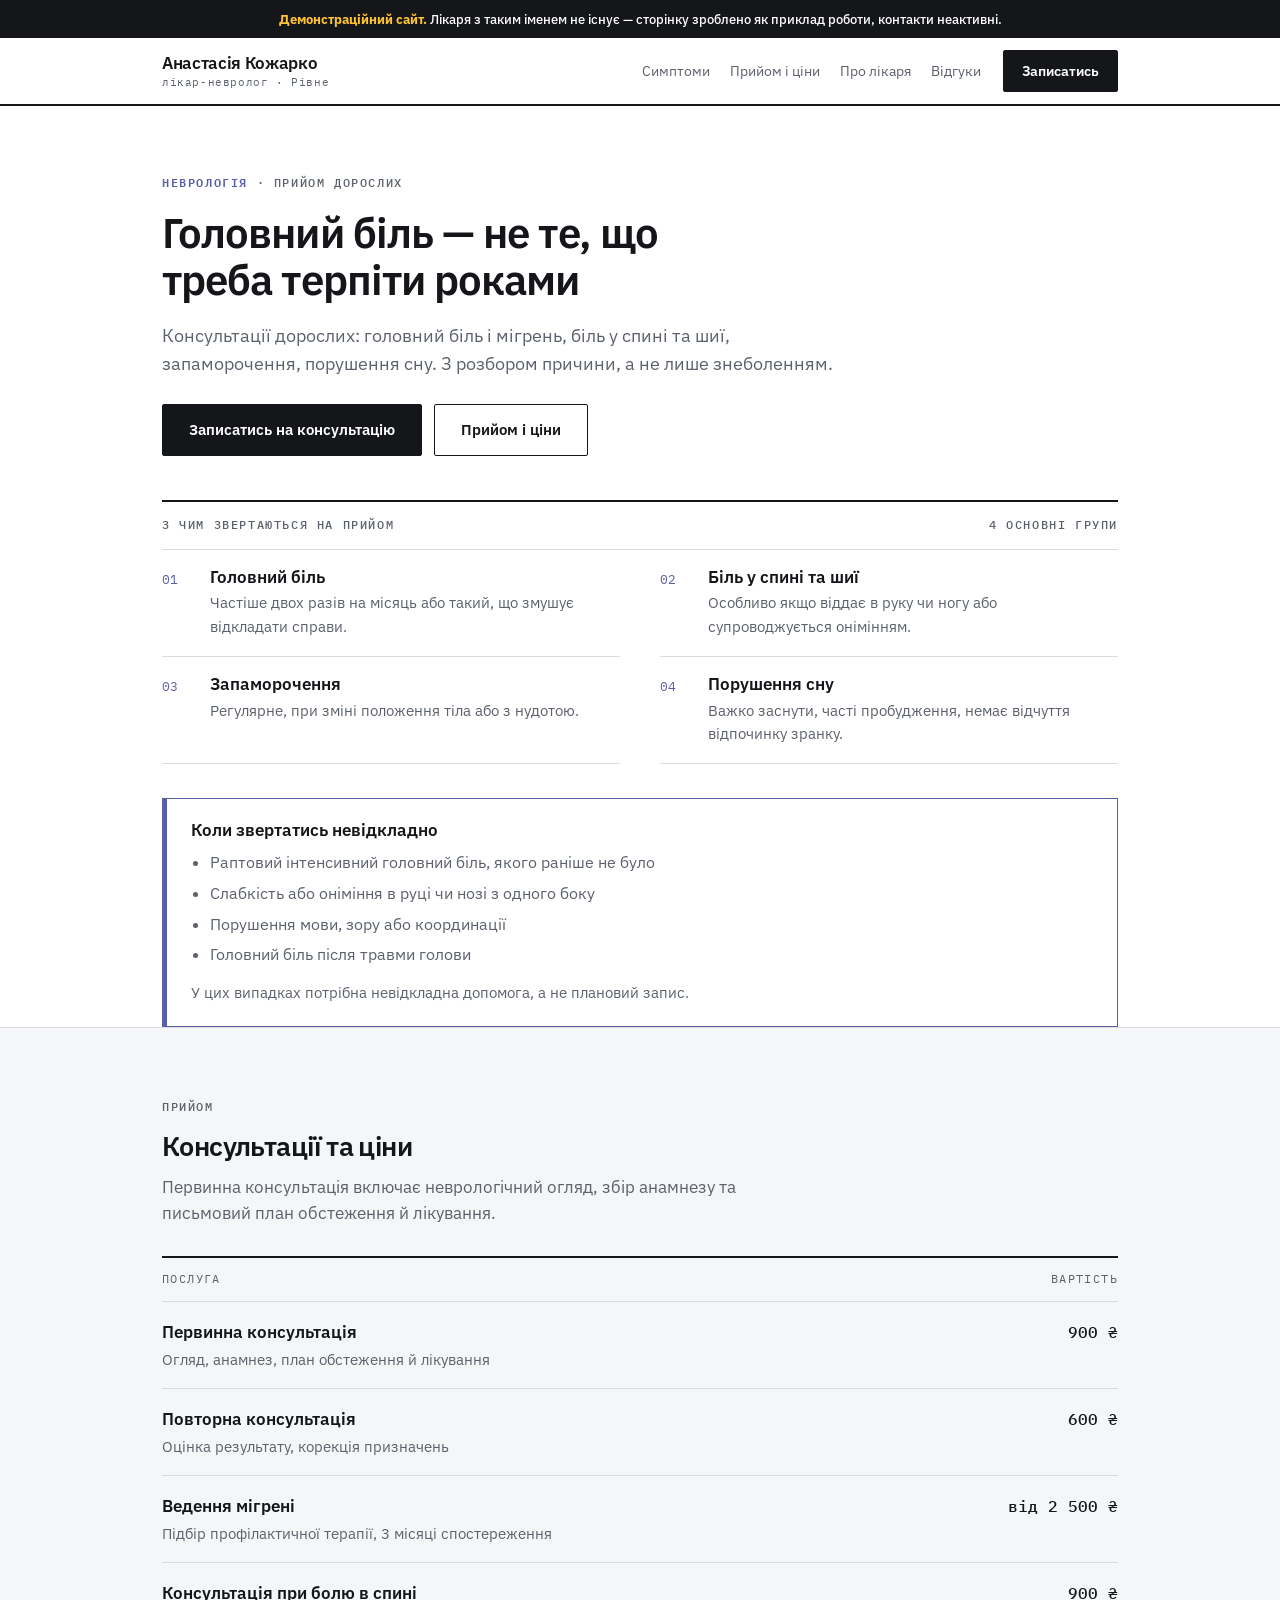
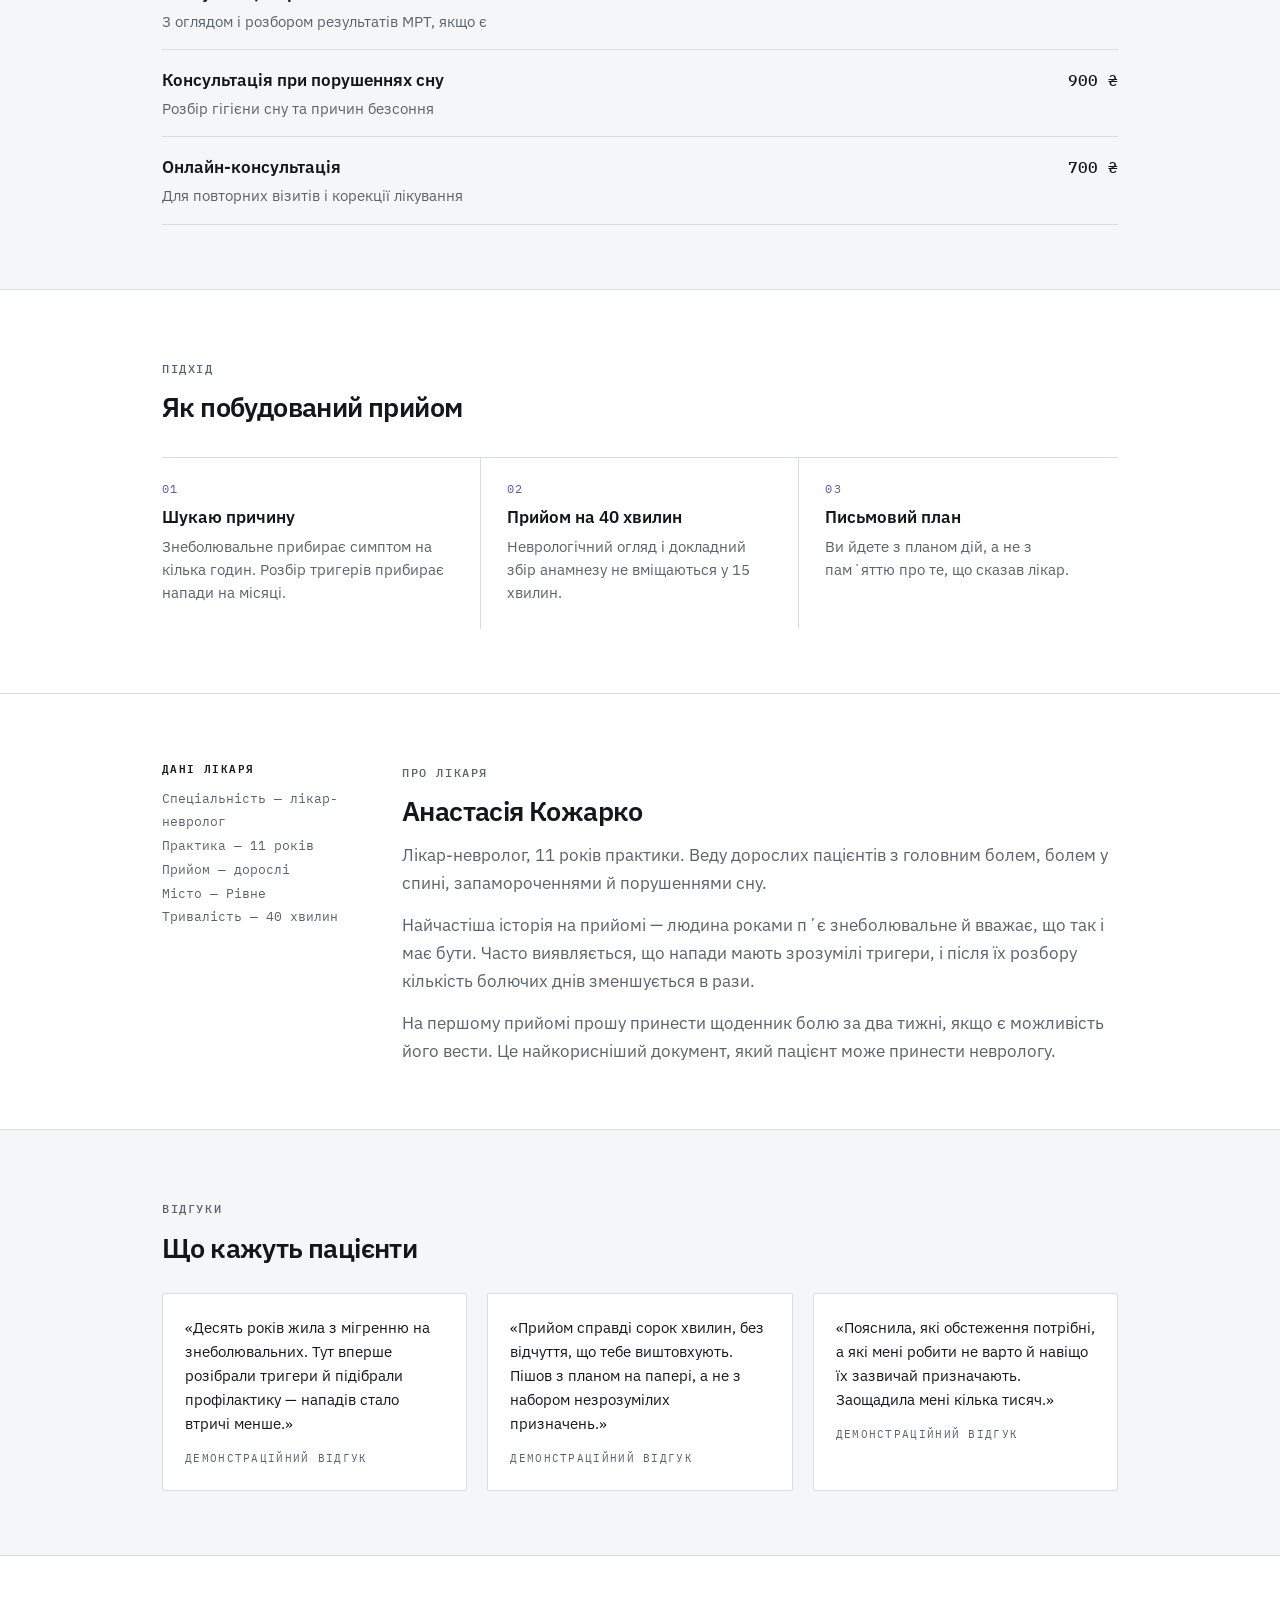
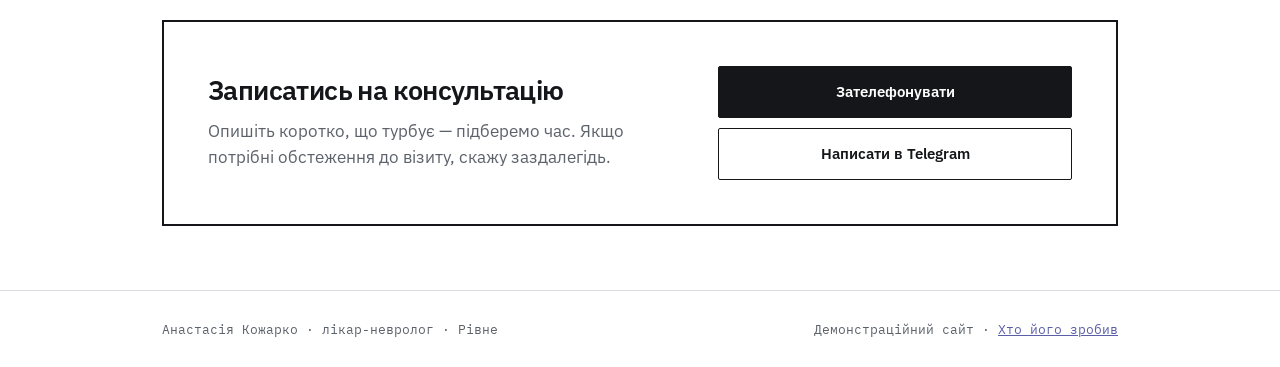
<file: nevrolog.html>
<!doctype html>
<html lang="uk">
<head>
<meta charset="utf-8">
<meta name="viewport" content="width=device-width, initial-scale=1">
<title>Анастасія Кожарко — лікар-невролог, Рівне</title>
<meta name="description" content="Невролог Анастасія Кожарко, Рівне. Головний біль, біль у спині, запаморочення, порушення сну. Консультації, ціни, запис на прийом.">
<meta property="og:title" content="Анастасія Кожарко — лікар-невролог, Рівне">
<meta property="og:description" content="Невролог Анастасія Кожарко, Рівне. Головний біль, біль у спині, запаморочення, порушення сну. Консультації, ціни, запис на прийом.">
<meta property="og:type" content="website">
<meta property="og:locale" content="uk_UA">
<link rel="icon" href="data:image/svg+xml,%3Csvg xmlns='http://www.w3.org/2000/svg' viewBox='0 0 32 32'%3E%3Ccircle cx='16' cy='16' r='10' fill='%235A5FA8'/%3E%3C/svg%3E">
<link rel="preconnect" href="https://fonts.googleapis.com">
<link rel="preconnect" href="https://fonts.gstatic.com" crossorigin>
<link rel="stylesheet" href="https://fonts.googleapis.com/css2?family=IBM+Plex+Mono:wght@400;500;600&family=IBM+Plex+Sans:wght@400;500;600&display=swap">
<style>
:root{--ink:#141619;--muted:#5C626B;--line:#D9DCE0;--bg:#F5F6F7;--a:#5A5FA8;}
*{box-sizing:border-box}
html{scroll-behavior:smooth;-webkit-text-size-adjust:100%}
body{margin:0;background:#fff;color:var(--ink);font-family:'IBM Plex Sans',system-ui,sans-serif;font-weight:400;line-height:1.6;font-size:16.5px;-webkit-font-smoothing:antialiased}
a{color:var(--a)}
.wrap{max-width:1000px;margin:0 auto;padding:0 22px}
section{padding:clamp(42px,5vw,64px) 0}
h1,h2,h3{margin:0;font-weight:600;letter-spacing:-.022em;line-height:1.14}
h1{font-size:clamp(29px,4.2vw,42px)}
h2{font-size:clamp(21px,2.7vw,27px)}
h3{font-size:16.5px;font-weight:600;letter-spacing:0}
p{margin:0}
.mono{font-family:'IBM Plex Mono',ui-monospace,monospace}
.demo-bar{background:#141619;color:#fff;font-size:12.5px;font-weight:500;padding:10px 20px;text-align:center;line-height:1.45}
.demo-bar b{color:#FFC531}
.lbl{font-family:'IBM Plex Mono',monospace;font-size:11.5px;font-weight:500;letter-spacing:1.6px;text-transform:uppercase;color:var(--muted)}
.lbl b{color:var(--a);font-weight:600}
header{border-bottom:2px solid var(--ink);background:#fff;position:sticky;top:0;z-index:30}
.nav{display:flex;align-items:center;gap:22px;height:66px}
.logo{font-weight:600;font-size:17px;letter-spacing:-.02em;color:var(--ink);text-decoration:none;line-height:1.2}
.logo span{display:block;font-family:'IBM Plex Mono',monospace;font-size:11px;font-weight:400;color:var(--muted);letter-spacing:.6px;margin-top:2px}
.menu{display:flex;gap:20px;margin-left:auto}
.menu a{color:var(--muted);text-decoration:none;font-size:14px}
.menu a:hover{color:var(--ink)}
.btn{display:inline-flex;align-items:center;justify-content:center;min-height:50px;padding:13px 26px;border-radius:2px;font-weight:600;font-size:15px;text-decoration:none;transition:.15s;border:1.5px solid var(--ink)}
.nav .btn{min-height:40px;padding:9px 18px;font-size:14px}
.btn-a{background:var(--ink);color:#fff}
.btn-a:hover{background:var(--a);border-color:var(--a);color:#fff}
.btn-l{background:#fff;color:var(--ink)}
.btn-l:hover{background:var(--bg)}
.hero{padding:clamp(40px,5vw,62px) 0 0}
.hero h1{margin:14px 0 18px;max-width:20ch}
.hero .sub{color:var(--muted);font-size:17.5px;max-width:62ch}
.hero .btns{display:flex;gap:12px;margin-top:26px;flex-wrap:wrap}
.symp{margin-top:44px;border-top:2px solid var(--ink)}
.symp .h{display:flex;justify-content:space-between;align-items:baseline;padding:14px 0;border-bottom:1px solid var(--line)}
.sg{display:grid;grid-template-columns:1fr 1fr;gap:0 40px}
.sg>div{display:grid;grid-template-columns:34px 1fr;gap:14px;padding:18px 0;border-bottom:1px solid var(--line)}
.sg .n{font-family:'IBM Plex Mono',monospace;font-size:13px;color:var(--a);padding-top:2px}
.sg p{color:var(--muted);font-size:15px;margin-top:5px;line-height:1.55}
.warn{margin-top:34px;border:1.5px solid var(--a);border-left-width:5px;padding:22px 24px;background:#fff}
.warn h3{margin-bottom:10px}
.warn ul{margin:0;padding-left:19px;color:var(--muted);font-size:15.5px}
.warn li+li{margin-top:6px}
.tbl{margin-top:30px;border-top:2px solid var(--ink)}
.tbl .th{display:flex;gap:20px;padding:12px 0;border-bottom:1px solid var(--line);font-family:'IBM Plex Mono',monospace;font-size:11.5px;letter-spacing:1.4px;text-transform:uppercase;color:var(--muted)}
.tbl .th .a{flex:1}
.tr{display:flex;gap:20px;align-items:baseline;padding:17px 0;border-bottom:1px solid var(--line)}
.tr .n{flex:1;font-weight:600;font-size:16.5px}
.tr .n span{display:block;color:var(--muted);font-size:14.5px;font-weight:400;margin-top:4px;line-height:1.5}
.tr .p{font-family:'IBM Plex Mono',monospace;font-weight:500;font-size:16px;color:var(--ink);white-space:nowrap}
.cols{display:grid;grid-template-columns:repeat(3,1fr);gap:0;margin-top:34px;border-top:1px solid var(--line)}
.cols>div{padding:22px 26px 24px 0;border-right:1px solid var(--line);padding-right:26px}
.cols>div:last-child{border-right:none}
.cols>div:not(:first-child){padding-left:26px}
.cols .n{font-family:'IBM Plex Mono',monospace;font-size:11.5px;color:var(--a);letter-spacing:1.4px;margin-bottom:10px}
.cols p{color:var(--muted);font-size:15px;margin-top:8px;line-height:1.55}
.ab{display:grid;grid-template-columns:200px 1fr;gap:40px;align-items:start}
.ab .meta{font-family:'IBM Plex Mono',monospace;font-size:12.5px;color:var(--muted);line-height:1.9}
.ab .meta b{display:block;color:var(--ink);font-weight:600;font-size:11px;letter-spacing:1.4px;text-transform:uppercase;margin-bottom:8px}
.ab p{color:var(--muted);margin-top:14px;font-size:16.5px;line-height:1.7}
.revs{display:grid;grid-template-columns:repeat(3,1fr);gap:20px;margin-top:30px}
.rev{border:1px solid var(--line);padding:22px;border-radius:2px}
.rev p{font-size:15px;line-height:1.6}
.rev .w{margin-top:14px;font-family:'IBM Plex Mono',monospace;font-size:11px;letter-spacing:1.3px;text-transform:uppercase;color:var(--muted)}
.end{border:2px solid var(--ink);padding:clamp(30px,4vw,44px);display:grid;grid-template-columns:1.15fr .85fr;gap:32px;align-items:center}
.end p{color:var(--muted);margin-top:12px}
.end .btns{display:flex;flex-direction:column;gap:10px}
footer{border-top:1px solid var(--line);padding:28px 0;color:var(--muted);font-family:'IBM Plex Mono',monospace;font-size:12.5px}
.foot{display:flex;flex-wrap:wrap;gap:12px 24px;justify-content:space-between}
@media(max-width:900px){.sg,.cols,.revs,.ab,.end{grid-template-columns:1fr}.menu{display:none}.cols>div{border-right:none;border-bottom:1px solid var(--line);padding-left:0!important;padding-right:0}.ab{gap:26px}}
@media(max-width:620px){.btn{width:100%}.tr{flex-direction:column;gap:6px}.tbl .th{display:none}}</style>
</head>
<body>
<div class="demo-bar"><b>Демонстраційний сайт.</b> Лікаря з таким іменем не існує — сторінку зроблено як приклад роботи, контакти неактивні.</div>
<header><div class="wrap nav">
  <a class="logo" href="#top">Анастасія Кожарко<span>лікар-невролог · Рівне</span></a>
  <nav class="menu"><a href="#symp">Симптоми</a><a href="#ceny">Прийом і ціни</a><a href="#about">Про лікаря</a><a href="#rev">Відгуки</a></nav>
  <a class="btn btn-a" href="#zapys">Записатись</a>
</div></header>

<main id="top">
<section class="hero"><div class="wrap">
  <span class="lbl"><b>Неврологія</b> · прийом дорослих</span>
  <h1>Головний біль — не те, що треба терпіти роками</h1>
  <p class="sub">Консультації дорослих: головний біль і мігрень, біль у спині та шиї, запаморочення, порушення сну. З розбором причини, а не лише знеболенням.</p>
  <div class="btns"><a class="btn btn-a" href="#zapys">Записатись на консультацію</a><a class="btn btn-l" href="#ceny">Прийом і ціни</a></div>

  <div class="symp" id="symp">
    <div class="h"><span class="lbl">З чим звертаються на прийом</span><span class="lbl">4 основні групи</span></div>
    <div class="sg"><div><div class="n">01</div><div><h3>Головний біль</h3><p>Частіше двох разів на місяць або такий, що змушує відкладати справи.</p></div></div>
    <div><div class="n">02</div><div><h3>Біль у спині та шиї</h3><p>Особливо якщо віддає в руку чи ногу або супроводжується онімінням.</p></div></div>
    <div><div class="n">03</div><div><h3>Запаморочення</h3><p>Регулярне, при зміні положення тіла або з нудотою.</p></div></div>
    <div><div class="n">04</div><div><h3>Порушення сну</h3><p>Важко заснути, часті пробудження, немає відчуття відпочинку зранку.</p></div></div></div>
  </div>

  <div class="warn">
    <h3>Коли звертатись невідкладно</h3>
    <ul>
      <li>Раптовий інтенсивний головний біль, якого раніше не було</li>
      <li>Слабкість або оніміння в руці чи нозі з одного боку</li>
      <li>Порушення мови, зору або координації</li>
      <li>Головний біль після травми голови</li>
    </ul>
    <p style="margin-top:14px;font-size:14.5px;color:var(--muted)">У цих випадках потрібна невідкладна допомога, а не плановий запис.</p>
  </div>
</div></section>

<section id="ceny" style="background:var(--bg);border-top:1px solid var(--line);border-bottom:1px solid var(--line)"><div class="wrap">
  <span class="lbl">Прийом</span>
  <h2 style="margin-top:12px">Консультації та ціни</h2>
  <p style="color:var(--muted);margin-top:12px;max-width:60ch">Первинна консультація включає неврологічний огляд, збір анамнезу та письмовий план обстеження й лікування.</p>
  <div class="tbl">
    <div class="th"><div class="a">Послуга</div><div>Вартість</div></div>
    <div class="tr"><div class="n">Первинна консультація<span>Огляд, анамнез, план обстеження й лікування</span></div><div class="p">900 ₴</div></div>
    <div class="tr"><div class="n">Повторна консультація<span>Оцінка результату, корекція призначень</span></div><div class="p">600 ₴</div></div>
    <div class="tr"><div class="n">Ведення мігрені<span>Підбір профілактичної терапії, 3 місяці спостереження</span></div><div class="p">від 2 500 ₴</div></div>
    <div class="tr"><div class="n">Консультація при болю в спині<span>З оглядом і розбором результатів МРТ, якщо є</span></div><div class="p">900 ₴</div></div>
    <div class="tr"><div class="n">Консультація при порушеннях сну<span>Розбір гігієни сну та причин безсоння</span></div><div class="p">900 ₴</div></div>
    <div class="tr"><div class="n">Онлайн-консультація<span>Для повторних візитів і корекції лікування</span></div><div class="p">700 ₴</div></div>
  </div>
</div></section>

<section><div class="wrap">
  <span class="lbl">Підхід</span>
  <h2 style="margin-top:12px">Як побудований прийом</h2>
  <div class="cols"><div><div class="n">01</div><h3>Шукаю причину</h3><p>Знеболювальне прибирає симптом на кілька годин. Розбір тригерів прибирає напади на місяці.</p></div>
  <div><div class="n">02</div><h3>Прийом на 40 хвилин</h3><p>Неврологічний огляд і докладний збір анамнезу не вміщаються у 15 хвилин.</p></div>
  <div><div class="n">03</div><h3>Письмовий план</h3><p>Ви йдете з планом дій, а не з памʼяттю про те, що сказав лікар.</p></div></div>
</div></section>

<section id="about" style="border-top:1px solid var(--line)"><div class="wrap ab">
  <div class="meta"><b>Дані лікаря</b>Спеціальність — лікар-невролог<br>Практика — 11 років<br>Прийом — дорослі<br>Місто — Рівне<br>Тривалість — 40 хвилин</div>
  <div><span class="lbl">Про лікаря</span><h2 style="margin-top:12px">Анастасія Кожарко</h2><p>Лікар-невролог, 11 років практики. Веду дорослих пацієнтів з головним болем, болем у спині, запамороченнями й порушеннями сну.</p><p>Найчастіша історія на прийомі — людина роками пʼє знеболювальне й вважає, що так і має бути. Часто виявляється, що напади мають зрозумілі тригери, і після їх розбору кількість болючих днів зменшується в рази.</p><p>На першому прийомі прошу принести щоденник болю за два тижні, якщо є можливість його вести. Це найкорисніший документ, який пацієнт може принести неврологу.</p></div>
</div></section>

<section id="rev" style="background:var(--bg);border-top:1px solid var(--line);border-bottom:1px solid var(--line)"><div class="wrap">
  <span class="lbl">Відгуки</span>
  <h2 style="margin-top:12px">Що кажуть пацієнти</h2>
  <div class="revs"><div class="rev" style="background:#fff"><p>«Десять років жила з мігренню на знеболювальних. Тут вперше розібрали тригери й підібрали профілактику — нападів стало втричі менше.»</p><div class="w">Демонстраційний відгук</div></div>
  <div class="rev" style="background:#fff"><p>«Прийом справді сорок хвилин, без відчуття, що тебе виштовхують. Пішов з планом на папері, а не з набором незрозумілих призначень.»</p><div class="w">Демонстраційний відгук</div></div>
  <div class="rev" style="background:#fff"><p>«Пояснила, які обстеження потрібні, а які мені робити не варто й навіщо їх зазвичай призначають. Заощадила мені кілька тисяч.»</p><div class="w">Демонстраційний відгук</div></div></div>
</div></section>

<section id="zapys"><div class="wrap"><div class="end">
  <div><h2>Записатись на консультацію</h2><p>Опишіть коротко, що турбує — підберемо час. Якщо потрібні обстеження до візиту, скажу заздалегідь.</p></div>
  <div class="btns"><a class="btn btn-a" href="#zapys">Зателефонувати</a><a class="btn btn-l" href="#zapys">Написати в Telegram</a></div>
</div></div></section>
</main>
<footer class="">
  <div class="wrap foot">
    <div>Анастасія Кожарко · лікар-невролог · Рівне</div>
    <div>Демонстраційний сайт · <a href="https://sajty-likaryam.vercel.app">Хто його зробив</a></div>
  </div>
</footer>
</body>
</html>
</file>
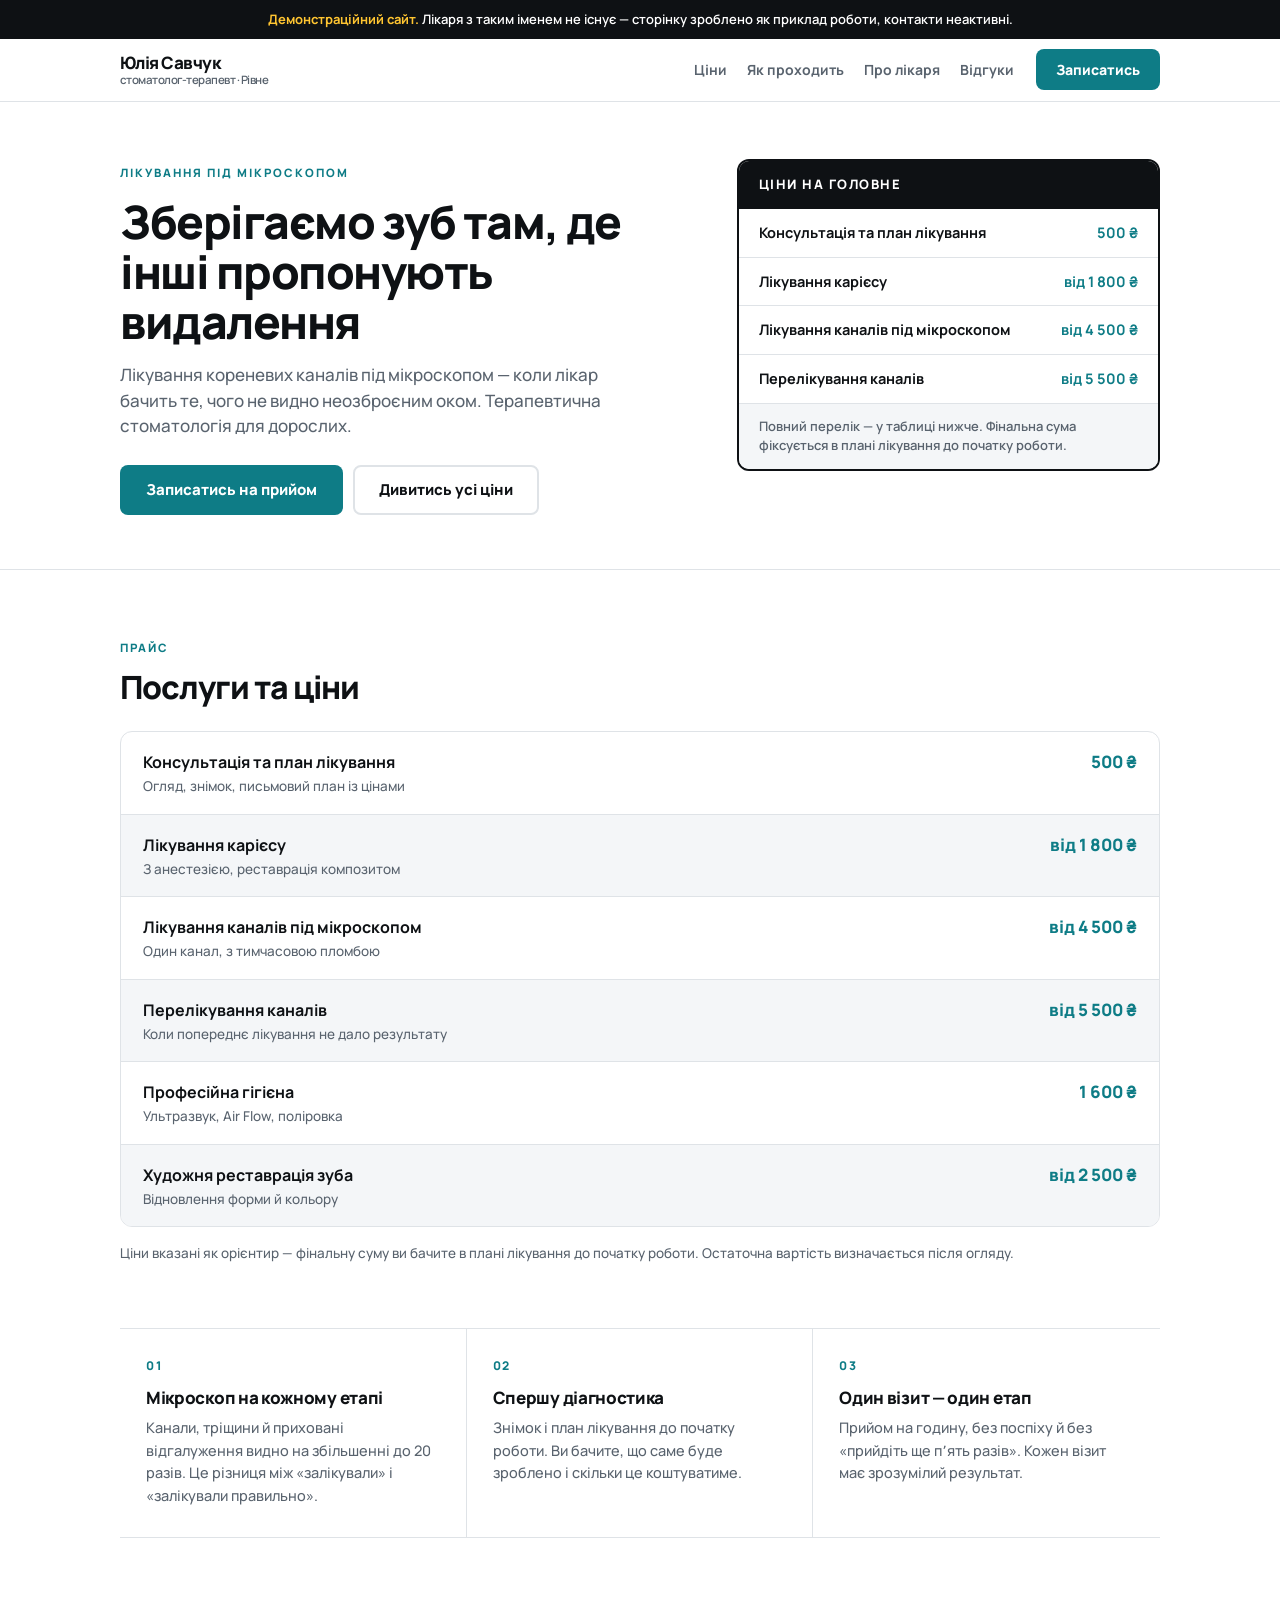
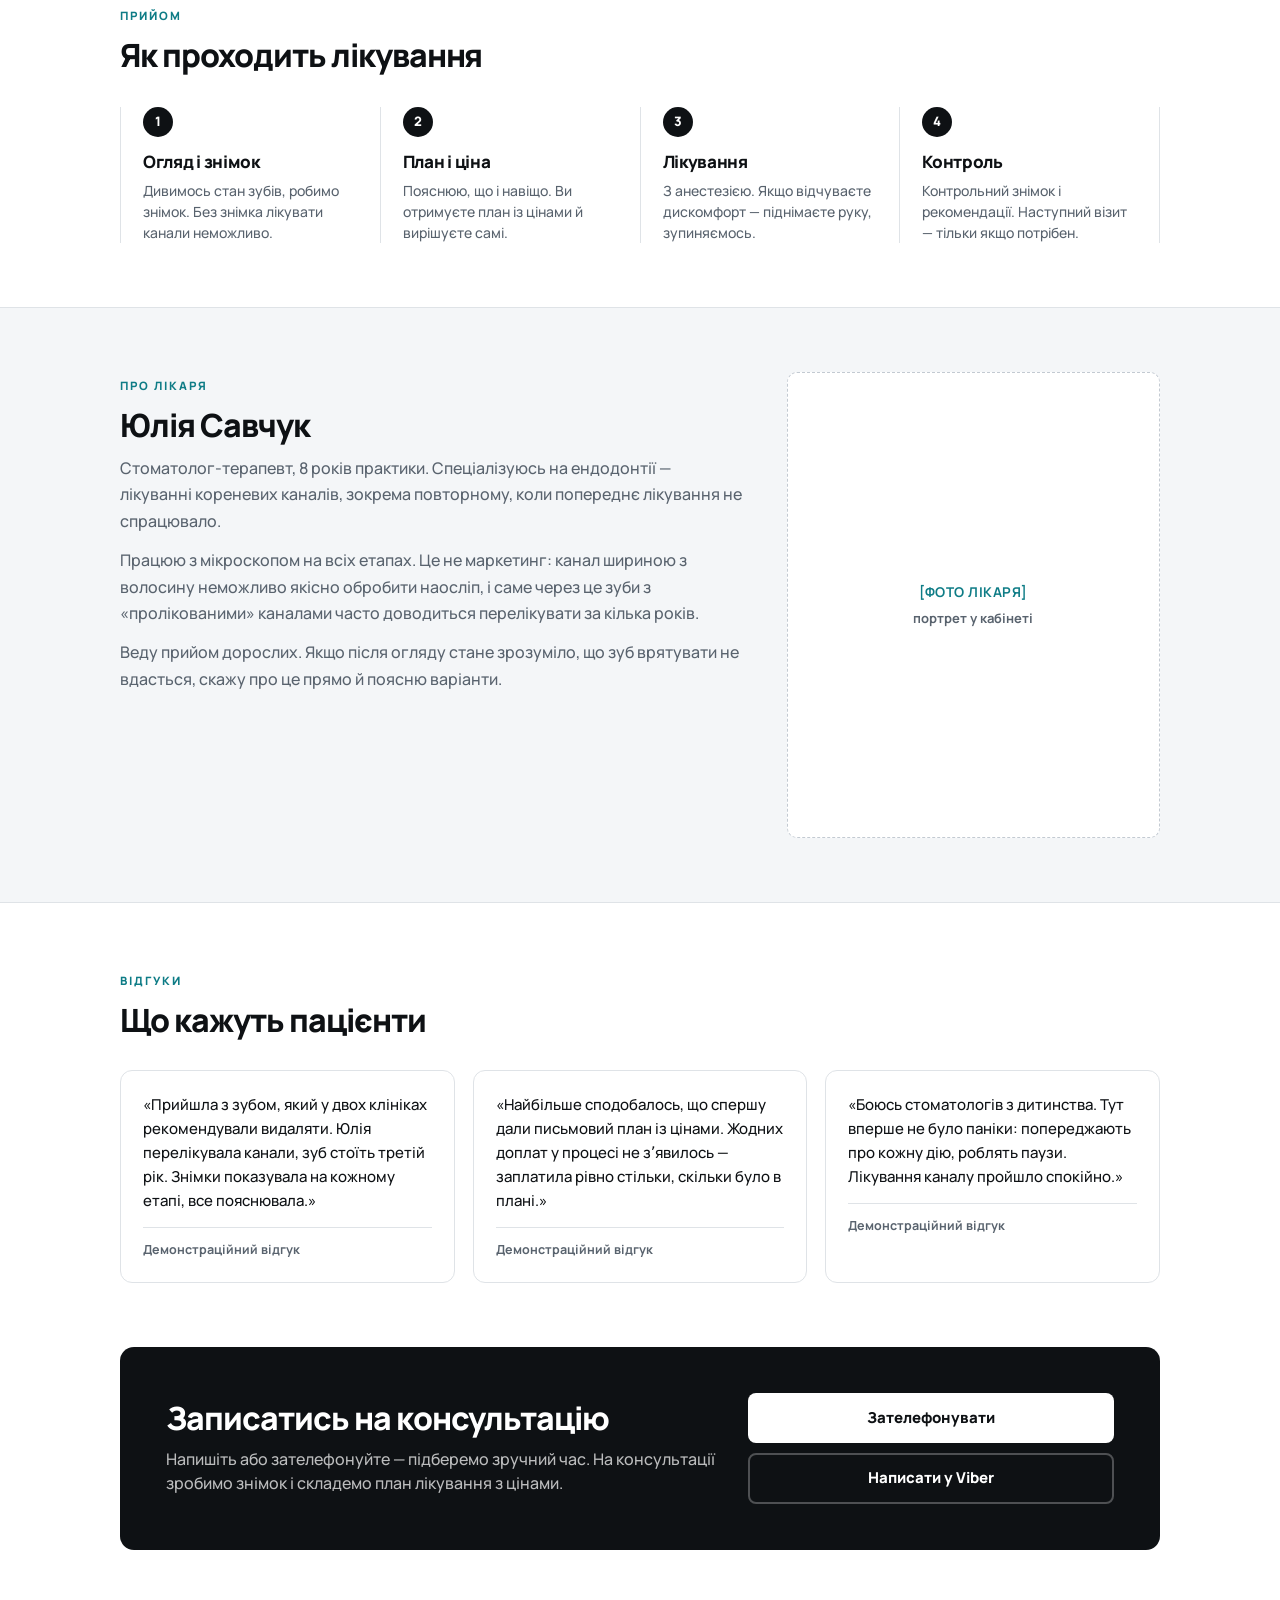
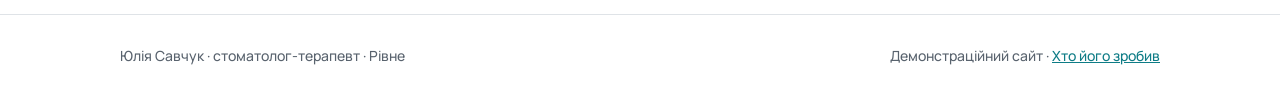
<file: stomatolog.html>
<!doctype html>
<html lang="uk">
<head>
<meta charset="utf-8">
<meta name="viewport" content="width=device-width, initial-scale=1">
<title>Юлія Савчук — стоматолог-терапевт, Рівне</title>
<meta name="description" content="Стоматолог-терапевт Юлія Савчук, Рівне. Лікування карієсу та каналів під мікроскопом, професійна гігієна. Послуги, ціни, запис на прийом.">
<meta property="og:title" content="Юлія Савчук — стоматолог-терапевт, Рівне">
<meta property="og:description" content="Стоматолог-терапевт Юлія Савчук, Рівне. Лікування карієсу та каналів під мікроскопом, професійна гігієна. Послуги, ціни, запис на прийом.">
<meta property="og:type" content="website">
<meta property="og:locale" content="uk_UA">
<link rel="icon" href="data:image/svg+xml,%3Csvg xmlns='http://www.w3.org/2000/svg' viewBox='0 0 32 32'%3E%3Ccircle cx='16' cy='16' r='10' fill='%230E7C86'/%3E%3C/svg%3E">
<link rel="preconnect" href="https://fonts.googleapis.com">
<link rel="preconnect" href="https://fonts.gstatic.com" crossorigin>
<link rel="stylesheet" href="https://fonts.googleapis.com/css2?family=Manrope:wght@500;600;700;800&display=swap">
<style>
:root{--ink:#0E1114;--muted:#59636E;--line:#DFE3E7;--bg:#F4F6F8;--a:#0E7C86;--soft:#E2F1F3;}
*{box-sizing:border-box}
html{scroll-behavior:smooth;-webkit-text-size-adjust:100%}
body{margin:0;background:#fff;color:var(--ink);font-family:'Manrope',system-ui,sans-serif;font-weight:500;line-height:1.5;-webkit-font-smoothing:antialiased;font-size:16px}
a{color:var(--a)}
.wrap{max-width:1080px;margin:0 auto;padding:0 20px}
section{padding:clamp(44px,5vw,68px) 0}
h1,h2,h3{margin:0;font-weight:800;letter-spacing:-.032em;line-height:1.08}
h1{font-size:clamp(30px,4.4vw,46px)}
h2{font-size:clamp(23px,3vw,32px)}
h3{font-size:17px;letter-spacing:-.018em;line-height:1.28}
p{margin:0}
.demo-bar{background:#0E1114;color:#fff;font-size:13px;font-weight:600;padding:10px 20px;text-align:center;line-height:1.45}
.demo-bar b{color:#FFC531}
.lbl{font-size:11.5px;font-weight:800;letter-spacing:2px;text-transform:uppercase;color:var(--a)}
header{position:sticky;top:0;z-index:30;background:#fff;border-bottom:1px solid var(--line)}
.nav{display:flex;align-items:center;gap:22px;height:62px}
.logo{font-weight:800;font-size:17px;letter-spacing:-.03em;color:var(--ink);text-decoration:none;line-height:1.15}
.logo span{display:block;font-size:11.5px;font-weight:600;color:var(--muted)}
.menu{display:flex;gap:20px;margin-left:auto}
.menu a{color:var(--muted);text-decoration:none;font-size:14px;font-weight:700}
.menu a:hover{color:var(--ink)}
.btn{display:inline-flex;align-items:center;justify-content:center;min-height:48px;padding:12px 24px;border-radius:8px;font-weight:800;font-size:15px;text-decoration:none;transition:.15s;border:2px solid transparent}
.nav .btn{min-height:40px;padding:8px 18px;font-size:14px}
.btn-a{background:var(--a);color:#fff}
.btn-a:hover{filter:brightness(.9);color:#fff}
.btn-l{border-color:var(--line);color:var(--ink);background:#fff}
.btn-l:hover{border-color:var(--a);color:var(--a)}
.hero{border-bottom:1px solid var(--line);padding:clamp(38px,4.5vw,58px) 0 clamp(38px,4.5vw,54px)}
.hero-g{display:grid;grid-template-columns:1.15fr .85fr;gap:44px;align-items:start}
.hero h1{margin:14px 0 16px}
.hero .sub{color:var(--muted);font-size:17px;max-width:46ch}
.hero .btns{display:flex;gap:10px;margin-top:26px;flex-wrap:wrap}
.pcard{border:2px solid var(--ink);border-radius:12px;overflow:hidden}
.pcard .ph{background:var(--ink);color:#fff;padding:14px 20px;font-size:13px;font-weight:800;letter-spacing:1.5px;text-transform:uppercase}
.pcard .pr{display:flex;justify-content:space-between;gap:16px;padding:13px 20px;border-bottom:1px solid var(--line);font-size:14.5px;font-weight:700}
.pcard .pr:last-of-type{border-bottom:none}
.pcard .pr b{color:var(--a);white-space:nowrap}
.pcard .pf{padding:13px 20px;background:var(--bg);font-size:13px;color:var(--muted);font-weight:600}
.tbl{margin-top:26px;border:1px solid var(--line);border-radius:12px;overflow:hidden}
.tr{display:flex;gap:20px;align-items:baseline;padding:17px 22px;border-bottom:1px solid var(--line)}
.tr:nth-child(even){background:var(--bg)}
.tr:last-child{border-bottom:none}
.tr .n{flex:1;font-weight:700;font-size:16px}
.tr .n span{display:block;color:var(--muted);font-size:13.5px;font-weight:500;margin-top:3px;line-height:1.45}
.tr .p{font-weight:800;font-size:17px;color:var(--a);white-space:nowrap}
.note{margin-top:16px;font-size:13.5px;color:var(--muted)}
.usp{display:grid;grid-template-columns:repeat(3,1fr);gap:0;border-top:1px solid var(--line);border-bottom:1px solid var(--line)}
.usp>div{padding:28px 26px 30px;border-right:1px solid var(--line)}
.usp>div:last-child{border-right:none}
.usp .num{font-size:12px;font-weight:800;color:var(--a);letter-spacing:1.5px;margin-bottom:12px}
.usp p{margin-top:9px;color:var(--muted);font-size:14.5px;line-height:1.55}
.tl{display:grid;grid-template-columns:repeat(4,1fr);gap:0;margin-top:34px;border-left:1px solid var(--line)}
.tl>div{padding:0 22px;border-right:1px solid var(--line)}
.tl .n{width:30px;height:30px;border-radius:50%;background:var(--ink);color:#fff;font-size:13px;font-weight:800;display:flex;align-items:center;justify-content:center;margin-bottom:14px}
.tl p{margin-top:7px;color:var(--muted);font-size:14px;line-height:1.5}
.ab{display:grid;grid-template-columns:1.25fr .75fr;gap:44px;align-items:start}
.ab p{color:var(--muted);font-size:16px;margin-top:13px;line-height:1.65}
.ph-box{aspect-ratio:4/5;border:1px dashed #C3CAD2;border-radius:10px;background:var(--bg);display:flex;flex-direction:column;align-items:center;justify-content:center;gap:7px;text-align:center;padding:22px;font-size:13px;font-weight:700;color:var(--muted)}
.ph-box b{color:var(--a);font-size:13.5px;letter-spacing:.5px}
.revs{display:grid;grid-template-columns:repeat(3,1fr);gap:18px;margin-top:32px}
.rev{border:1px solid var(--line);border-radius:12px;padding:22px}
.rev p{font-size:15px;line-height:1.6}
.rev .w{margin-top:14px;padding-top:13px;border-top:1px solid var(--line);font-size:12.5px;color:var(--muted);font-weight:700}
.cta{background:var(--ink);color:#fff;border-radius:14px;padding:clamp(30px,4vw,46px);display:grid;grid-template-columns:1.2fr .8fr;gap:32px;align-items:center}
.cta h2{color:#fff}
.cta p{color:#ffffffb8;margin-top:12px;font-size:16px}
.cta .btns{display:flex;flex-direction:column;gap:10px}
.cta .btn-w{background:#fff;color:var(--ink)}
.cta .btn-o{border-color:#ffffff44;color:#fff}
footer{border-top:1px solid var(--line);padding:30px 0;color:var(--muted);font-size:14px}
.foot{display:flex;flex-wrap:wrap;gap:12px 24px;justify-content:space-between}
@media(max-width:920px){.hero-g,.ab,.cta{grid-template-columns:1fr;gap:30px}.usp,.tl{grid-template-columns:1fr 1fr}.menu{display:none}.tl{border-left:none}.tl>div{border-right:none;border-left:1px solid var(--line);padding-bottom:22px}}
@media(max-width:620px){.usp,.tl,.revs{grid-template-columns:1fr}.usp>div{border-right:none;border-bottom:1px solid var(--line)}.tr{flex-direction:column;gap:6px}.btn{width:100%}}</style>
</head>
<body>
<div class="demo-bar"><b>Демонстраційний сайт.</b> Лікаря з таким іменем не існує — сторінку зроблено як приклад роботи, контакти неактивні.</div>
<header><div class="wrap nav">
  <a class="logo" href="#top">Юлія Савчук<span>стоматолог-терапевт · Рівне</span></a>
  <nav class="menu"><a href="#ceny">Ціни</a><a href="#how">Як проходить</a><a href="#about">Про лікаря</a><a href="#rev">Відгуки</a></nav>
  <a class="btn btn-a" href="#zapys">Записатись</a>
</div></header>

<main id="top">
<section class="hero"><div class="wrap hero-g">
  <div>
    <span class="lbl">Лікування під мікроскопом</span>
    <h1>Зберігаємо зуб там, де інші пропонують видалення</h1>
    <p class="sub">Лікування кореневих каналів під мікроскопом — коли лікар бачить те, чого не видно неозброєним оком. Терапевтична стоматологія для дорослих.</p>
    <div class="btns"><a class="btn btn-a" href="#zapys">Записатись на прийом</a><a class="btn btn-l" href="#ceny">Дивитись усі ціни</a></div>
  </div>
  <div class="pcard">
    <div class="ph">Ціни на головне</div>
    <div class="pr"><span>Консультація та план лікування</span><b>500 ₴</b></div><div class="pr"><span>Лікування карієсу</span><b>від 1 800 ₴</b></div><div class="pr"><span>Лікування каналів під мікроскопом</span><b>від 4 500 ₴</b></div><div class="pr"><span>Перелікування каналів</span><b>від 5 500 ₴</b></div>
    <div class="pf">Повний перелік — у таблиці нижче. Фінальна сума фіксується в плані лікування до початку роботи.</div>
  </div>
</div></section>

<section id="ceny"><div class="wrap">
  <span class="lbl">Прайс</span>
  <h2 style="margin-top:12px">Послуги та ціни</h2>
  <div class="tbl">
    <div class="tr"><div class="n">Консультація та план лікування<span>Огляд, знімок, письмовий план із цінами</span></div><div class="p">500 ₴</div></div>
    <div class="tr"><div class="n">Лікування карієсу<span>З анестезією, реставрація композитом</span></div><div class="p">від 1 800 ₴</div></div>
    <div class="tr"><div class="n">Лікування каналів під мікроскопом<span>Один канал, з тимчасовою пломбою</span></div><div class="p">від 4 500 ₴</div></div>
    <div class="tr"><div class="n">Перелікування каналів<span>Коли попереднє лікування не дало результату</span></div><div class="p">від 5 500 ₴</div></div>
    <div class="tr"><div class="n">Професійна гігієна<span>Ультразвук, Air Flow, поліровка</span></div><div class="p">1 600 ₴</div></div>
    <div class="tr"><div class="n">Художня реставрація зуба<span>Відновлення форми й кольору</span></div><div class="p">від 2 500 ₴</div></div>
  </div>
  <p class="note">Ціни вказані як орієнтир — фінальну суму ви бачите в плані лікування до початку роботи. Остаточна вартість визначається після огляду.</p>
</div></section>

<section style="padding:0"><div class="wrap"><div class="usp">
  <div><div class="num">01</div><h3>Мікроскоп на кожному етапі</h3><p>Канали, тріщини й приховані відгалуження видно на збільшенні до 20 разів. Це різниця між «залікували» і «залікували правильно».</p></div>
  <div><div class="num">02</div><h3>Спершу діагностика</h3><p>Знімок і план лікування до початку роботи. Ви бачите, що саме буде зроблено і скільки це коштуватиме.</p></div>
  <div><div class="num">03</div><h3>Один візит — один етап</h3><p>Прийом на годину, без поспіху й без «прийдіть ще пʼять разів». Кожен візит має зрозумілий результат.</p></div>
</div></div></section>

<section id="how"><div class="wrap">
  <span class="lbl">Прийом</span>
  <h2 style="margin-top:12px">Як проходить лікування</h2>
  <div class="tl"><div><div class="n">1</div><h3>Огляд і знімок</h3><p>Дивимось стан зубів, робимо знімок. Без знімка лікувати канали неможливо.</p></div>
  <div><div class="n">2</div><h3>План і ціна</h3><p>Пояснюю, що і навіщо. Ви отримуєте план із цінами й вирішуєте самі.</p></div>
  <div><div class="n">3</div><h3>Лікування</h3><p>З анестезією. Якщо відчуваєте дискомфорт — піднімаєте руку, зупиняємось.</p></div>
  <div><div class="n">4</div><h3>Контроль</h3><p>Контрольний знімок і рекомендації. Наступний візит — тільки якщо потрібен.</p></div></div>
</div></section>

<section id="about" style="background:var(--bg);border-top:1px solid var(--line);border-bottom:1px solid var(--line)"><div class="wrap ab">
  <div><span class="lbl">Про лікаря</span><h2 style="margin-top:12px">Юлія Савчук</h2><p>Стоматолог-терапевт, 8 років практики. Спеціалізуюсь на ендодонтії — лікуванні кореневих каналів, зокрема повторному, коли попереднє лікування не спрацювало.</p><p>Працюю з мікроскопом на всіх етапах. Це не маркетинг: канал шириною з волосину неможливо якісно обробити наосліп, і саме через це зуби з «пролікованими» каналами часто доводиться перелікувати за кілька років.</p><p>Веду прийом дорослих. Якщо після огляду стане зрозуміло, що зуб врятувати не вдасться, скажу про це прямо й поясню варіанти.</p></div>
  <div class="ph-box" style="background:#fff"><b>[ФОТО ЛІКАРЯ]</b><span>портрет у кабінеті</span></div>
</div></section>

<section id="rev"><div class="wrap">
  <span class="lbl">Відгуки</span><h2 style="margin-top:12px">Що кажуть пацієнти</h2>
  <div class="revs"><div class="rev"><p>«Прийшла з зубом, який у двох клініках рекомендували видаляти. Юлія перелікувала канали, зуб стоїть третій рік. Знімки показувала на кожному етапі, все пояснювала.»</p><div class="w">Демонстраційний відгук</div></div>
  <div class="rev"><p>«Найбільше сподобалось, що спершу дали письмовий план із цінами. Жодних доплат у процесі не зʼявилось — заплатила рівно стільки, скільки було в плані.»</p><div class="w">Демонстраційний відгук</div></div>
  <div class="rev"><p>«Боюсь стоматологів з дитинства. Тут вперше не було паніки: попереджають про кожну дію, роблять паузи. Лікування каналу пройшло спокійно.»</p><div class="w">Демонстраційний відгук</div></div></div>
</div></section>

<section id="zapys" style="padding-top:0"><div class="wrap"><div class="cta">
  <div><h2>Записатись на консультацію</h2><p>Напишіть або зателефонуйте — підберемо зручний час. На консультації зробимо знімок і складемо план лікування з цінами.</p></div>
  <div class="btns"><a class="btn btn-w" href="#zapys">Зателефонувати</a><a class="btn btn-o" href="#zapys">Написати у Viber</a></div>
</div></div></section>
</main>
<footer class="">
  <div class="wrap foot">
    <div>Юлія Савчук · стоматолог-терапевт · Рівне</div>
    <div>Демонстраційний сайт · <a href="https://sajty-likaryam.vercel.app">Хто його зробив</a></div>
  </div>
</footer>
</body>
</html>
</file>
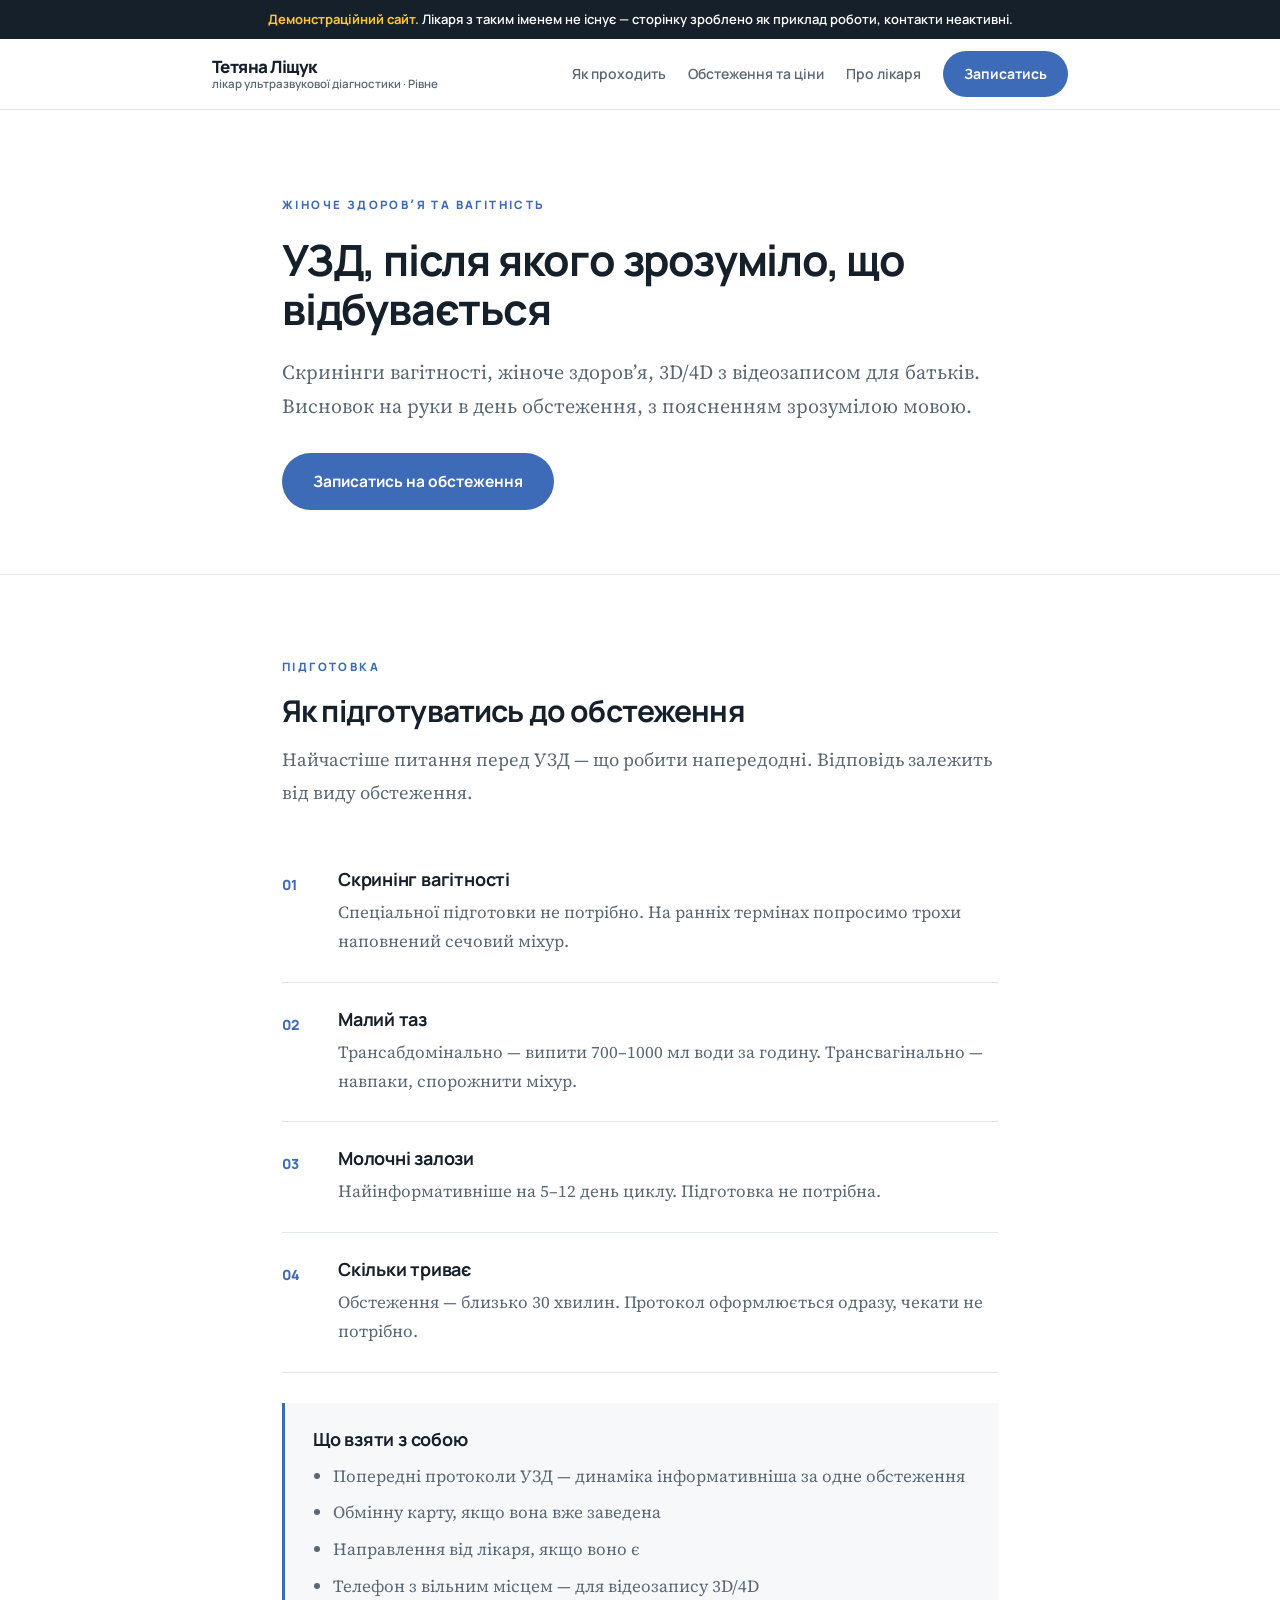
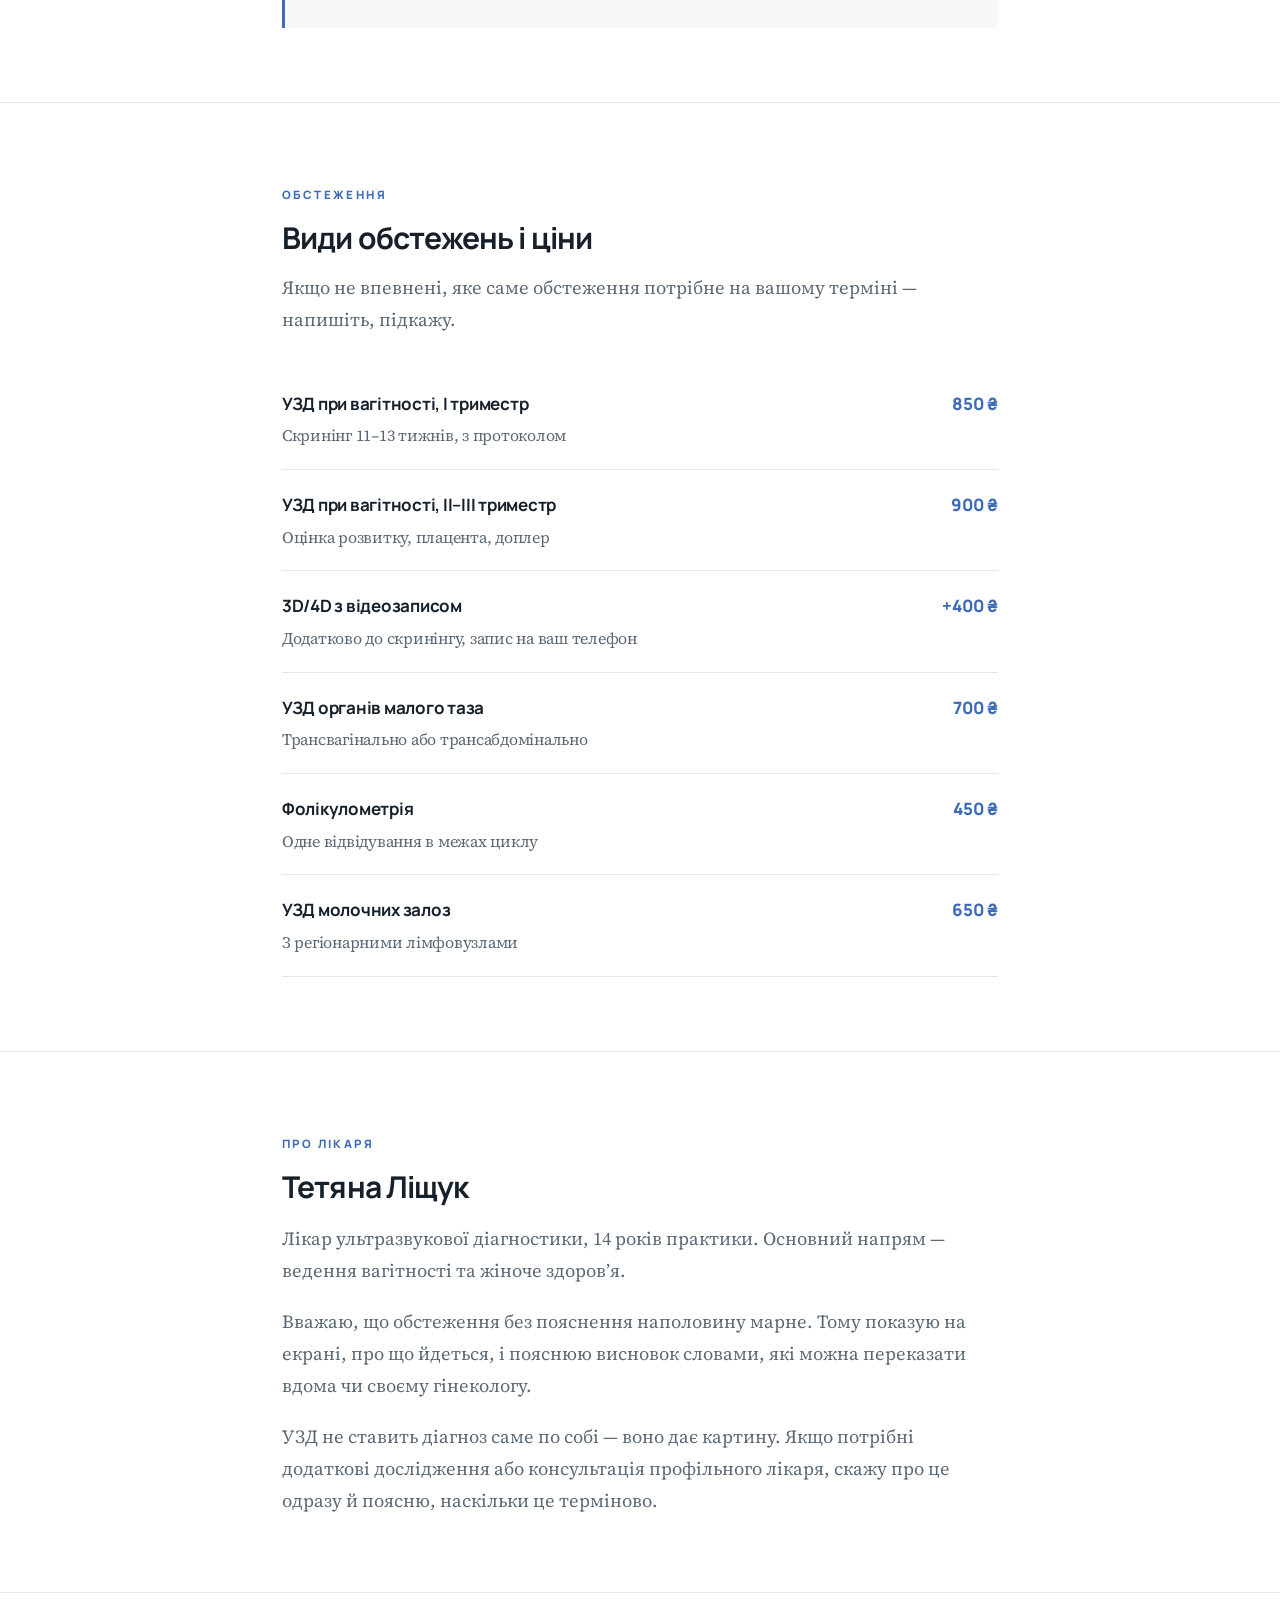
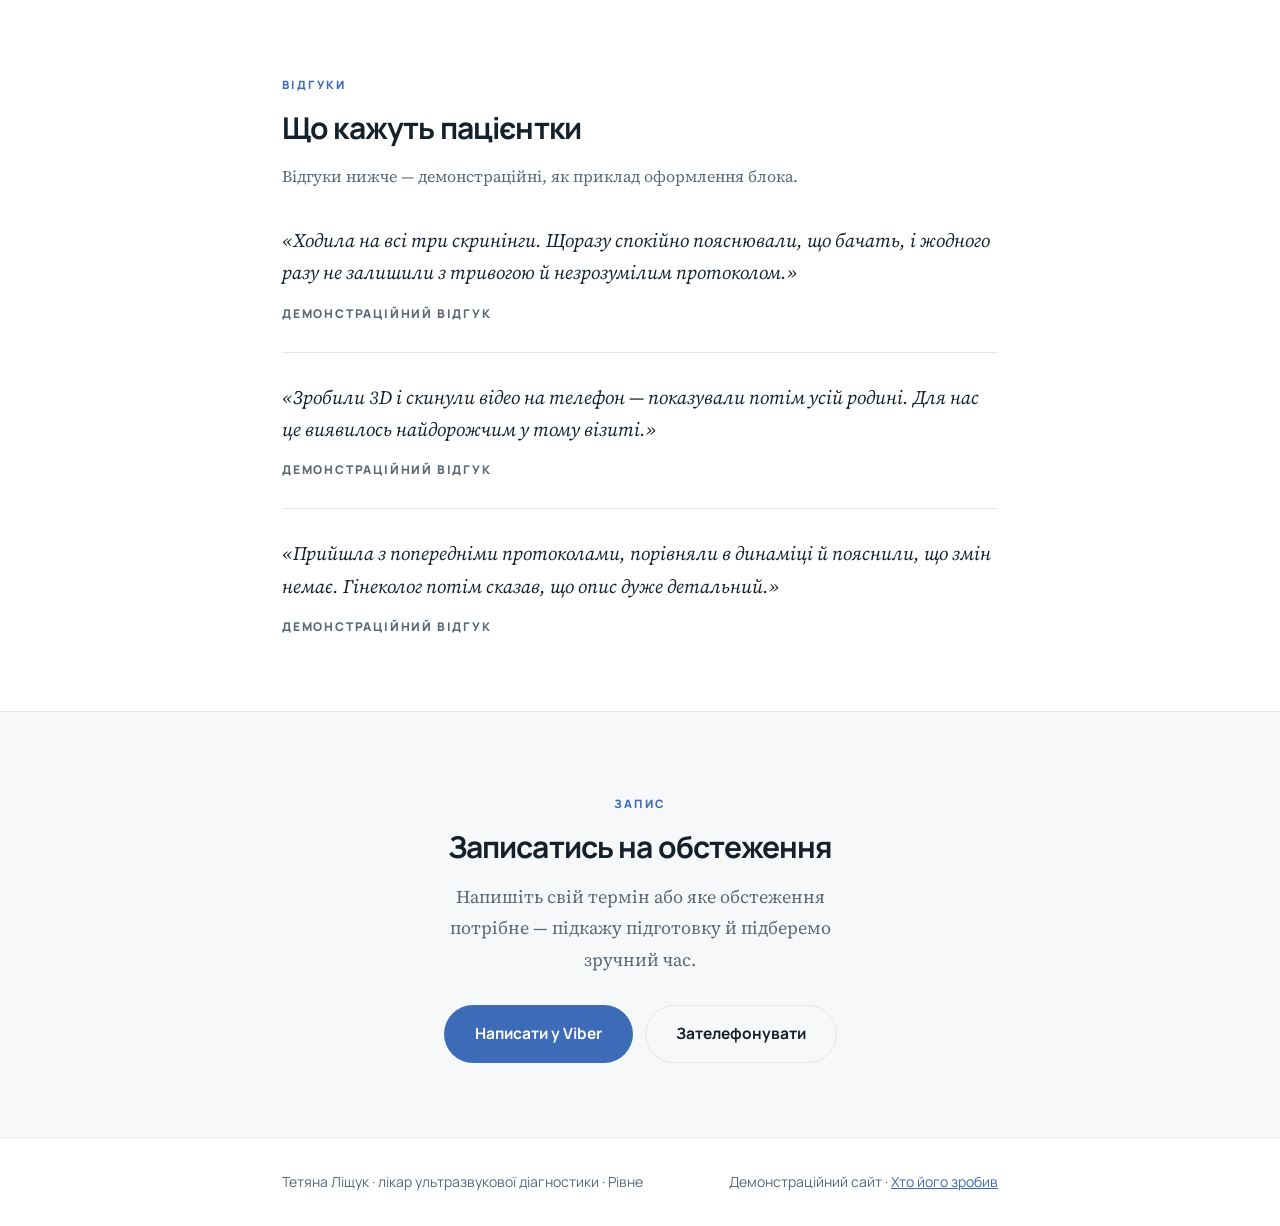
<file: uzd.html>
<!doctype html>
<html lang="uk">
<head>
<meta charset="utf-8">
<meta name="viewport" content="width=device-width, initial-scale=1">
<title>Тетяна Ліщук — лікар ультразвукової діагностики, Рівне</title>
<meta name="description" content="Лікар УЗД Тетяна Ліщук, Рівне. Ведення вагітності, жіноче здоровʼя, 3D/4D з відеозаписом. Висновок на руки одразу.">
<meta property="og:title" content="Тетяна Ліщук — лікар ультразвукової діагностики, Рівне">
<meta property="og:description" content="Лікар УЗД Тетяна Ліщук, Рівне. Ведення вагітності, жіноче здоровʼя, 3D/4D з відеозаписом. Висновок на руки одразу.">
<meta property="og:type" content="website">
<meta property="og:locale" content="uk_UA">
<link rel="icon" href="data:image/svg+xml,%3Csvg xmlns='http://www.w3.org/2000/svg' viewBox='0 0 32 32'%3E%3Ccircle cx='16' cy='16' r='10' fill='%233E6BB8'/%3E%3C/svg%3E">
<link rel="preconnect" href="https://fonts.googleapis.com">
<link rel="preconnect" href="https://fonts.gstatic.com" crossorigin>
<link rel="stylesheet" href="https://fonts.googleapis.com/css2?family=Manrope:wght@600;700;800&family=Source+Serif+4:ital,wght@0,400;0,600;1,400&display=swap">
<style>
:root{--ink:#16202B;--muted:#5A6875;--line:#E2E7EC;--bg:#F6F8FA;--a:#3E6BB8;--soft:#E4EBF8;}
*{box-sizing:border-box}
html{scroll-behavior:smooth;-webkit-text-size-adjust:100%}
body{margin:0;background:#fff;color:var(--ink);font-family:'Source Serif 4',Georgia,serif;font-weight:400;line-height:1.75;font-size:18.5px;-webkit-font-smoothing:antialiased}
a{color:var(--a)}
.wrap{max-width:760px;margin:0 auto;padding:0 22px}
.wide{max-width:900px}
section{padding:clamp(46px,6vw,74px) 0}
h1,h2,h3{margin:0;font-family:'Manrope',system-ui,sans-serif;font-weight:700;letter-spacing:-.028em;line-height:1.16}
h1{font-size:clamp(30px,4.4vw,43px);line-height:1.14}
h2{font-size:clamp(23px,3vw,30px)}
h3{font-size:18px;letter-spacing:-.012em}
p{margin:0}
p+p{margin-top:18px}
.demo-bar{background:#16202B;color:#fff;font-family:'Manrope',sans-serif;font-size:13px;font-weight:600;padding:10px 20px;text-align:center;line-height:1.45}
.demo-bar b{color:#FFC531}
.lbl{font-family:'Manrope',sans-serif;font-size:11.5px;font-weight:800;letter-spacing:2.4px;text-transform:uppercase;color:var(--a)}
header{border-bottom:1px solid var(--line);background:#fff}
.nav{display:flex;align-items:center;gap:22px;height:70px}
.logo{font-family:'Manrope',sans-serif;font-weight:800;font-size:17px;letter-spacing:-.03em;color:var(--ink);text-decoration:none;line-height:1.15}
.logo span{display:block;font-size:11.5px;font-weight:600;color:var(--muted);letter-spacing:0}
.menu{display:flex;gap:22px;margin-left:auto;font-family:'Manrope',sans-serif}
.menu a{color:var(--muted);text-decoration:none;font-size:14px;font-weight:600}
.menu a:hover{color:var(--ink)}
.btn{display:inline-flex;align-items:center;justify-content:center;min-height:52px;padding:14px 30px;border-radius:999px;font-family:'Manrope',sans-serif;font-weight:700;font-size:15.5px;text-decoration:none;transition:.15s;border:1.5px solid transparent}
.nav .btn{min-height:42px;padding:10px 20px;font-size:14px}
.btn-a{background:var(--a);color:#fff}
.btn-a:hover{filter:brightness(.9);color:#fff}
.btn-l{border-color:var(--line);color:var(--ink)}
.btn-l:hover{border-color:var(--a);color:var(--a)}
.hero{padding-top:clamp(48px,6vw,84px);padding-bottom:clamp(40px,5vw,64px)}
.hero h1{margin:16px 0 22px}
.hero .sub{color:var(--muted);font-size:20px;line-height:1.7}
.hero .btn{margin-top:30px}
.rule{border:none;border-top:1px solid var(--line);margin:0}
.q{margin-top:34px}
.q>div{padding:26px 0;border-bottom:1px solid var(--line);display:grid;grid-template-columns:38px 1fr;gap:18px}
.q .n{font-family:'Manrope',sans-serif;font-size:14px;font-weight:800;color:var(--a);padding-top:4px}
.q p{color:var(--muted);font-size:17px;margin-top:8px;line-height:1.7}
.dl{margin-top:32px}
.dl>div{display:flex;gap:24px;align-items:baseline;padding:20px 0;border-bottom:1px solid var(--line)}
.dl .n{flex:1;font-family:'Manrope',sans-serif;font-size:17px;font-weight:700;letter-spacing:-.015em}
.dl .n span{display:block;font-family:'Source Serif 4',serif;font-weight:400;color:var(--muted);font-size:16px;margin-top:5px;line-height:1.6}
.dl .p{font-family:'Manrope',sans-serif;font-weight:800;font-size:17px;color:var(--a);white-space:nowrap}
.take{margin-top:30px;background:var(--bg);border-left:3px solid var(--a);padding:26px 28px}
.take h3{margin-bottom:12px}
.take ul{margin:0;padding-left:20px;color:var(--muted);font-size:17px;line-height:1.75}
.take li+li{margin-top:7px}
.about p{color:var(--muted);margin-top:18px}
.quote{border-top:1px solid var(--line);padding-top:28px;margin-top:28px}
.quote:first-of-type{border-top:none;padding-top:0;margin-top:34px}
.quote p{font-style:italic;font-size:19px;line-height:1.7}
.quote .w{font-family:'Manrope',sans-serif;font-style:normal;font-size:12px;font-weight:800;letter-spacing:1.8px;text-transform:uppercase;color:var(--muted);margin-top:14px}
.end{text-align:center;background:var(--bg);border-top:1px solid var(--line);border-bottom:1px solid var(--line)}
.end p{color:var(--muted);margin:16px auto 0;max-width:48ch;font-size:18px}
.end .btns{display:flex;gap:12px;justify-content:center;margin-top:30px;flex-wrap:wrap}
footer{padding:32px 0;color:var(--muted);font-family:'Manrope',sans-serif;font-size:14px}
.foot{display:flex;flex-wrap:wrap;gap:12px 24px;justify-content:space-between}
@media(max-width:760px){.menu{display:none}}
@media(max-width:620px){.btn{width:100%}.dl>div{flex-direction:column;gap:6px}.end .btns{flex-direction:column}}</style>
</head>
<body>
<div class="demo-bar"><b>Демонстраційний сайт.</b> Лікаря з таким іменем не існує — сторінку зроблено як приклад роботи, контакти неактивні.</div>
<header><div class="wrap wide nav">
  <a class="logo" href="#top">Тетяна Ліщук<span>лікар ультразвукової діагностики · Рівне</span></a>
  <nav class="menu"><a href="#how">Як проходить</a><a href="#ceny">Обстеження та ціни</a><a href="#about">Про лікаря</a></nav>
  <a class="btn btn-a" href="#zapys">Записатись</a>
</div></header>

<main id="top">
<section class="hero"><div class="wrap">
  <span class="lbl">Жіноче здоровʼя та вагітність</span>
  <h1>УЗД, після якого зрозуміло, що відбувається</h1>
  <p class="sub">Скринінги вагітності, жіноче здоровʼя, 3D/4D з відеозаписом для батьків. Висновок на руки в день обстеження, з поясненням зрозумілою мовою.</p>
  <div><a class="btn btn-a" href="#zapys">Записатись на обстеження</a></div>
</div></section>

<hr class="rule">

<section id="how"><div class="wrap">
  <span class="lbl">Підготовка</span>
  <h2 style="margin-top:12px">Як підготуватись до обстеження</h2>
  <p style="color:var(--muted);margin-top:16px">Найчастіше питання перед УЗД — що робити напередодні. Відповідь залежить від виду обстеження.</p>
  <div class="q"><div><div class="n">01</div><div><h3>Скринінг вагітності</h3><p>Спеціальної підготовки не потрібно. На ранніх термінах попросимо трохи наповнений сечовий міхур.</p></div></div>
  <div><div class="n">02</div><div><h3>Малий таз</h3><p>Трансабдомінально — випити 700–1000 мл води за годину. Трансвагінально — навпаки, спорожнити міхур.</p></div></div>
  <div><div class="n">03</div><div><h3>Молочні залози</h3><p>Найінформативніше на 5–12 день циклу. Підготовка не потрібна.</p></div></div>
  <div><div class="n">04</div><div><h3>Скільки триває</h3><p>Обстеження — близько 30 хвилин. Протокол оформлюється одразу, чекати не потрібно.</p></div></div></div>
  <div class="take">
    <h3>Що взяти з собою</h3>
    <ul>
      <li>Попередні протоколи УЗД — динаміка інформативніша за одне обстеження</li>
      <li>Обмінну карту, якщо вона вже заведена</li>
      <li>Направлення від лікаря, якщо воно є</li>
      <li>Телефон з вільним місцем — для відеозапису 3D/4D</li>
    </ul>
  </div>
</div></section>

<hr class="rule">

<section id="ceny"><div class="wrap">
  <span class="lbl">Обстеження</span>
  <h2 style="margin-top:12px">Види обстежень і ціни</h2>
  <p style="color:var(--muted);margin-top:16px">Якщо не впевнені, яке саме обстеження потрібне на вашому терміні — напишіть, підкажу.</p>
  <div class="dl"><div><div class="n">УЗД при вагітності, I триместр<span>Скринінг 11–13 тижнів, з протоколом</span></div><div class="p">850 ₴</div></div>
  <div><div class="n">УЗД при вагітності, II–III триместр<span>Оцінка розвитку, плацента, доплер</span></div><div class="p">900 ₴</div></div>
  <div><div class="n">3D/4D з відеозаписом<span>Додатково до скринінгу, запис на ваш телефон</span></div><div class="p">+400 ₴</div></div>
  <div><div class="n">УЗД органів малого таза<span>Трансвагінально або трансабдомінально</span></div><div class="p">700 ₴</div></div>
  <div><div class="n">Фолікулометрія<span>Одне відвідування в межах циклу</span></div><div class="p">450 ₴</div></div>
  <div><div class="n">УЗД молочних залоз<span>З регіонарними лімфовузлами</span></div><div class="p">650 ₴</div></div></div>
</div></section>

<hr class="rule">

<section id="about" class="about"><div class="wrap">
  <span class="lbl">Про лікаря</span>
  <h2 style="margin-top:12px">Тетяна Ліщук</h2>
  <p>Лікар ультразвукової діагностики, 14 років практики. Основний напрям — ведення вагітності та жіноче здоровʼя.</p>
  <p>Вважаю, що обстеження без пояснення наполовину марне. Тому показую на екрані, про що йдеться, і пояснюю висновок словами, які можна переказати вдома чи своєму гінекологу.</p>
  <p>УЗД не ставить діагноз саме по собі — воно дає картину. Якщо потрібні додаткові дослідження або консультація профільного лікаря, скажу про це одразу й поясню, наскільки це терміново.</p>
</div></section>

<hr class="rule">

<section><div class="wrap">
  <span class="lbl">Відгуки</span>
  <h2 style="margin-top:12px">Що кажуть пацієнтки</h2>
  <p style="color:var(--muted);margin-top:16px;font-size:16px">Відгуки нижче — демонстраційні, як приклад оформлення блока.</p>
  <div class="quote"><p>«Ходила на всі три скринінги. Щоразу спокійно пояснювали, що бачать, і жодного разу не залишили з тривогою й незрозумілим протоколом.»</p><div class="w">Демонстраційний відгук</div></div>
  <div class="quote"><p>«Зробили 3D і скинули відео на телефон — показували потім усій родині. Для нас це виявилось найдорожчим у тому візиті.»</p><div class="w">Демонстраційний відгук</div></div>
  <div class="quote"><p>«Прийшла з попередніми протоколами, порівняли в динаміці й пояснили, що змін немає. Гінеколог потім сказав, що опис дуже детальний.»</p><div class="w">Демонстраційний відгук</div></div>
</div></section>

<section id="zapys" class="end"><div class="wrap">
  <span class="lbl">Запис</span>
  <h2 style="margin-top:12px">Записатись на обстеження</h2>
  <p>Напишіть свій термін або яке обстеження потрібне — підкажу підготовку й підберемо зручний час.</p>
  <div class="btns"><a class="btn btn-a" href="#zapys">Написати у Viber</a><a class="btn btn-l" href="#zapys">Зателефонувати</a></div>
</div></section>
</main>
<footer class="">
  <div class="wrap foot">
    <div>Тетяна Ліщук · лікар ультразвукової діагностики · Рівне</div>
    <div>Демонстраційний сайт · <a href="https://sajty-likaryam.vercel.app">Хто його зробив</a></div>
  </div>
</footer>
</body>
</html>
</file>
<file: tokens.css>
/* ============================================================
   Клінічна ясність — дизайн-токени
   Дизайн-система лендінгів для приватних лікарів.
   Джерело правди для кольорів, шрифтів і відступів усіх сайтів.

   Підключення шрифтів у <head> сторінки, ДО цього файлу:
   <link rel="preconnect" href="https://fonts.gstatic.com" crossorigin>
   <link rel="stylesheet"
     href="https://fonts.googleapis.com/css2?family=Literata:wght@400..700&family=Commissioner:wght@400..700&display=swap">

   Literata + Commissioner — ліцензія OFL, безкоштовні зокрема
   для комерційного використання, повна українська кирилиця.
   ============================================================ */

:root,
[data-theme="light"] {
  /* Колір */
  --surface: #f4f6f5;          /* фон сторінки */
  --surface-raised: #ffffff;   /* картки, форми */
  --ink: #101a1f;              /* основний текст */
  --ink-muted: #4a5a60;        /* підписи, уточнення */
  --hairline: #dde3e1;         /* лінії, рамки */
  --brand: #0b5d54;            /* акцент: кнопки, посилання */
  --brand-strong: #08463f;     /* наведення, натискання */
  --brand-tint: #ddece8;       /* підкладки, теги */
  --brass: #a8801f;            /* другий акцент, максимум 2 рази на сторінку */
  --alert: #9c3a2b;            /* помилка у формі */

  /* Тінь */
  --shadow-card: 0 1px 2px rgba(16, 26, 31, 0.05), 0 10px 28px rgba(16, 26, 31, 0.07);
}

@media (prefers-color-scheme: dark) {
  :root:not([data-theme="light"]) {
    --surface: #101614;
    --surface-raised: #17201e;
    --ink: #edf1ef;
    --ink-muted: #a8b6b2;
    --hairline: #2a3634;
    --brand: #4fb3a3;
    --brand-strong: #6fc7b8;
    --brand-tint: #1c2e2a;
    --brass: #d8b04a;
    --alert: #e88b77;
    --shadow-card: 0 1px 2px rgba(0, 0, 0, 0.5), 0 10px 28px rgba(0, 0, 0, 0.45);
  }
}

[data-theme="dark"] {
  --surface: #101614;
  --surface-raised: #17201e;
  --ink: #edf1ef;
  --ink-muted: #a8b6b2;
  --hairline: #2a3634;
  --brand: #4fb3a3;
  --brand-strong: #6fc7b8;
  --brand-tint: #1c2e2a;
  --brass: #d8b04a;
  --alert: #e88b77;
  --shadow-card: 0 1px 2px rgba(0, 0, 0, 0.5), 0 10px 28px rgba(0, 0, 0, 0.45);
}

:root {
  /* Гарнітури */
  --font-display: Literata, Georgia, "Times New Roman", serif;
  --font-text: Commissioner, "Segoe UI", system-ui, sans-serif;

  /* Відступи */
  --space-1: 4px;
  --space-2: 8px;
  --space-3: 12px;
  --space-4: 16px;   /* мінімальний бічний відступ сторінки на телефоні */
  --space-5: 24px;
  --space-6: 32px;
  --space-7: 48px;
  --space-8: 64px;   /* вертикальний відступ секції, телефон */
  --space-9: 96px;   /* вертикальний відступ секції, десктоп */

  /* Радіуси */
  --radius-none: 0;
  --radius-sm: 8px;
  --radius-md: 14px;  /* основний радіус системи */
  --radius-lg: 22px;
  --radius-pill: 999px;

  /* Ширина текстової колонки */
  --measure: 680px;
}

/* ---------- Типографічні класи ---------- */

.display-l {
  font-family: var(--font-display);
  font-size: 44px;
  line-height: 48px;
  font-weight: 600;
  letter-spacing: -0.01em;
  text-wrap: balance;
}

.display-m {
  font-family: var(--font-display);
  font-size: 34px;
  line-height: 40px;
  font-weight: 600;
  letter-spacing: -0.01em;
  text-wrap: balance;
}

.heading-s {
  font-family: var(--font-display);
  font-size: 26px;
  line-height: 32px;
  font-weight: 600;
  text-wrap: balance;
}

.heading-xs {
  font-family: var(--font-display);
  font-size: 20px;
  line-height: 26px;
  font-weight: 600;
}

.lead {
  font-family: var(--font-text);
  font-size: 19px;
  line-height: 30px;
  font-weight: 400;
}

.body {
  font-family: var(--font-text);
  font-size: 17px;
  line-height: 28px;
  font-weight: 400;
}

.small {
  font-family: var(--font-text);
  font-size: 15px;
  line-height: 24px;
  font-weight: 400;
}

.label {
  font-family: var(--font-text);
  font-size: 13px;
  line-height: 16px;
  font-weight: 600;
  letter-spacing: 0.08em;
  text-transform: uppercase;
}

.price {
  font-family: var(--font-text);
  font-size: 26px;
  line-height: 30px;
  font-weight: 600;
  font-variant-numeric: tabular-nums;
}
</file>
